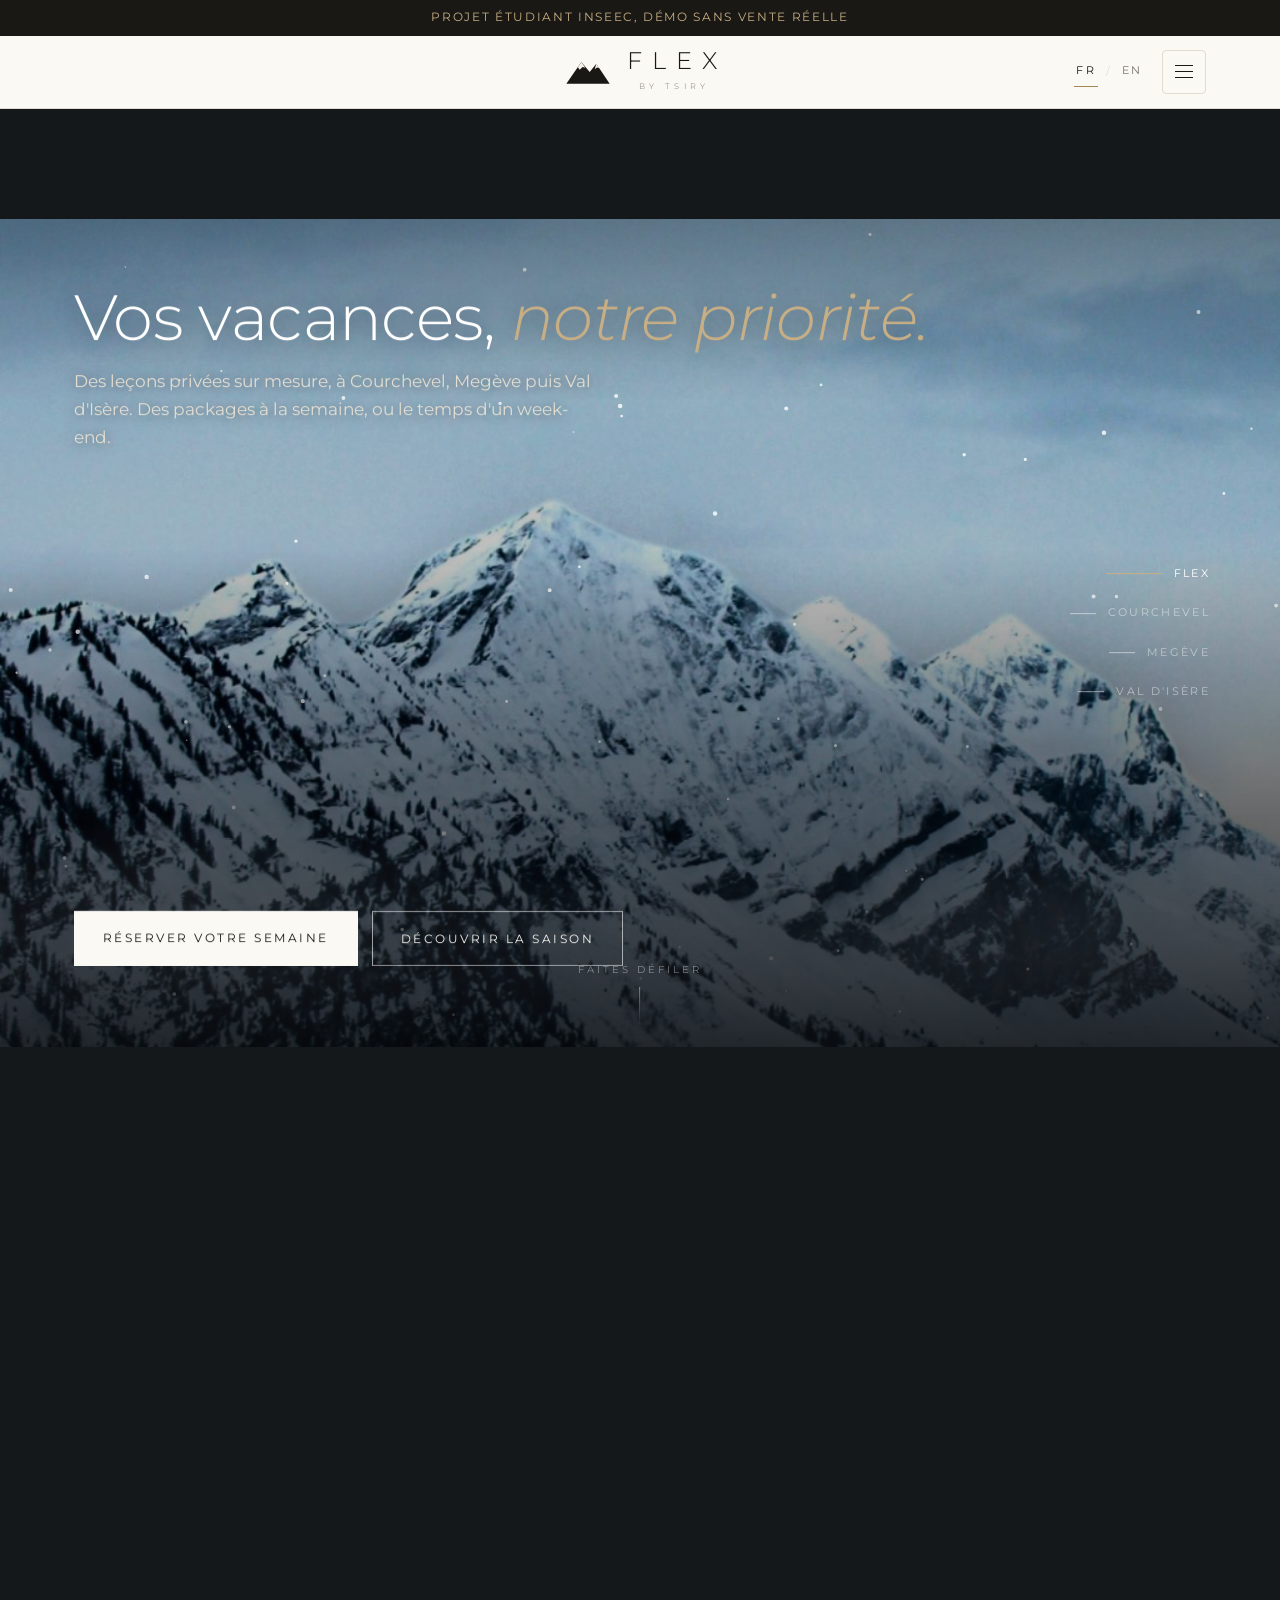
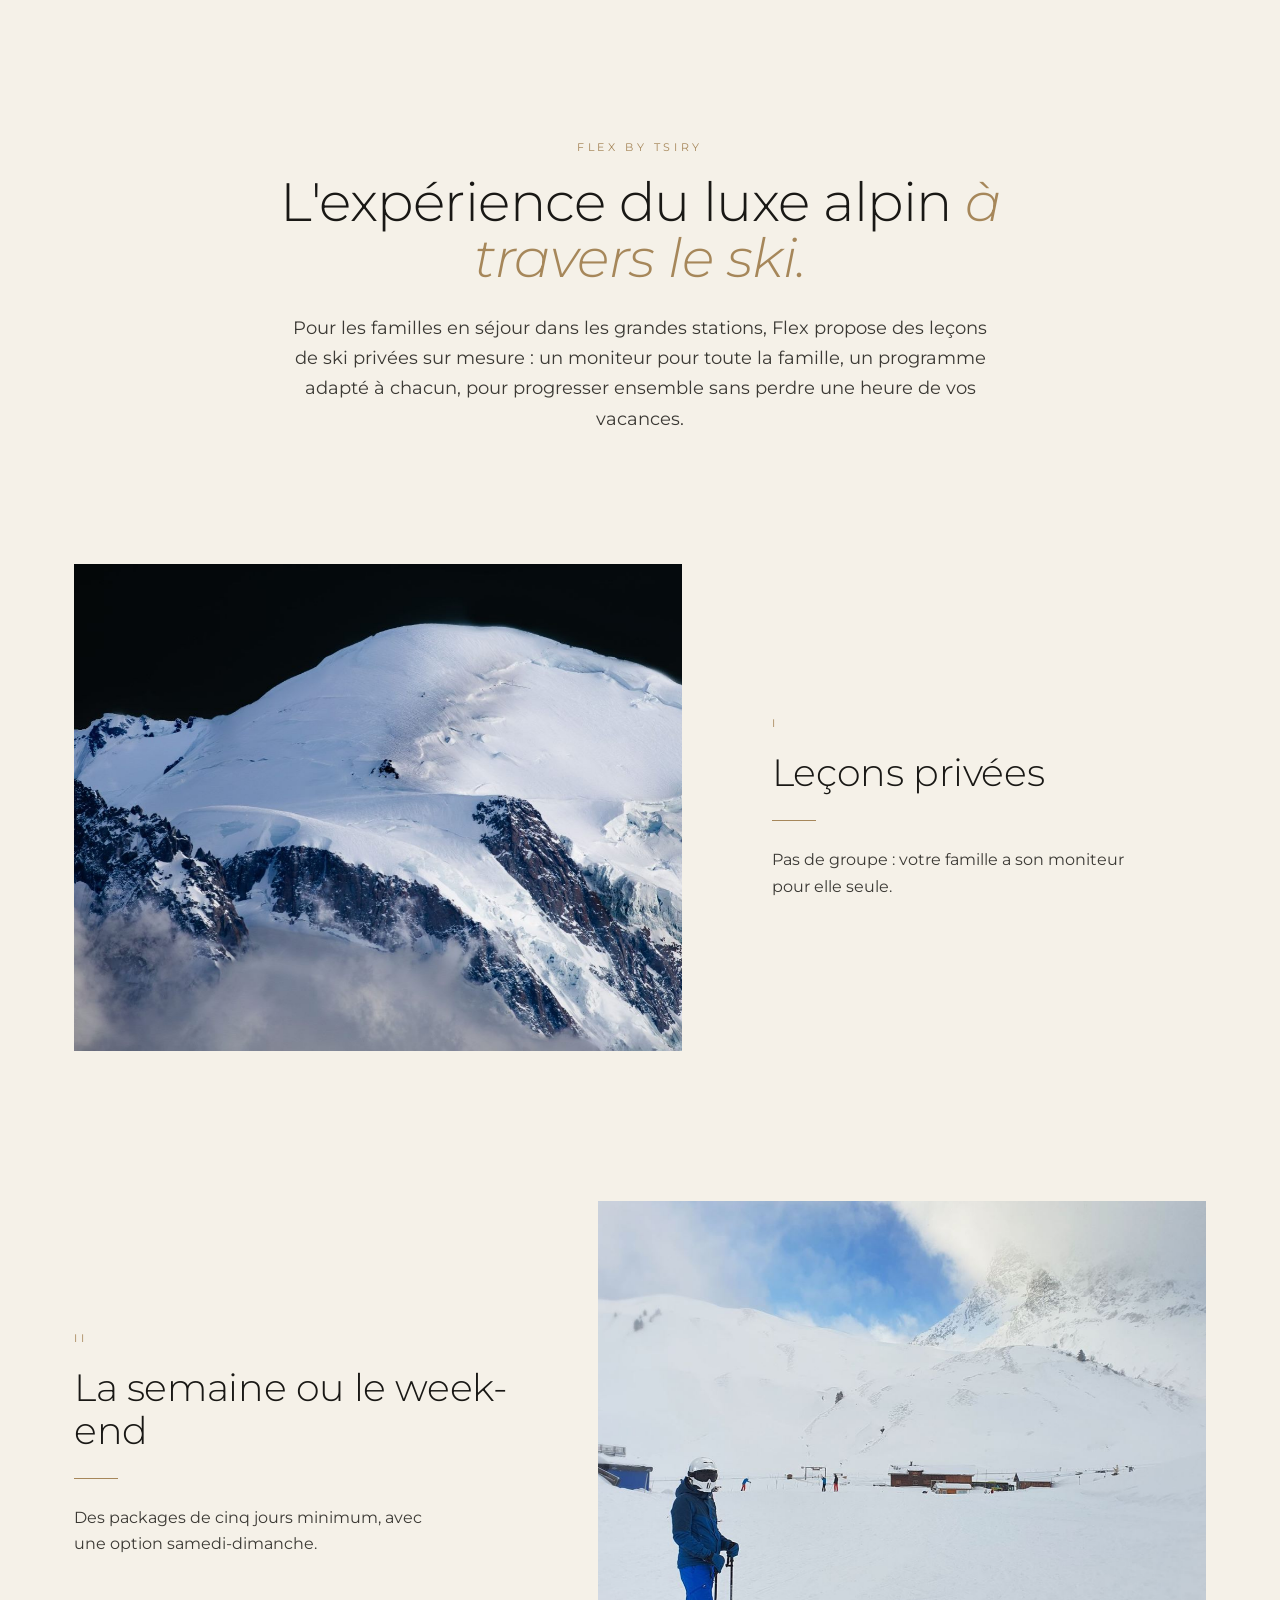
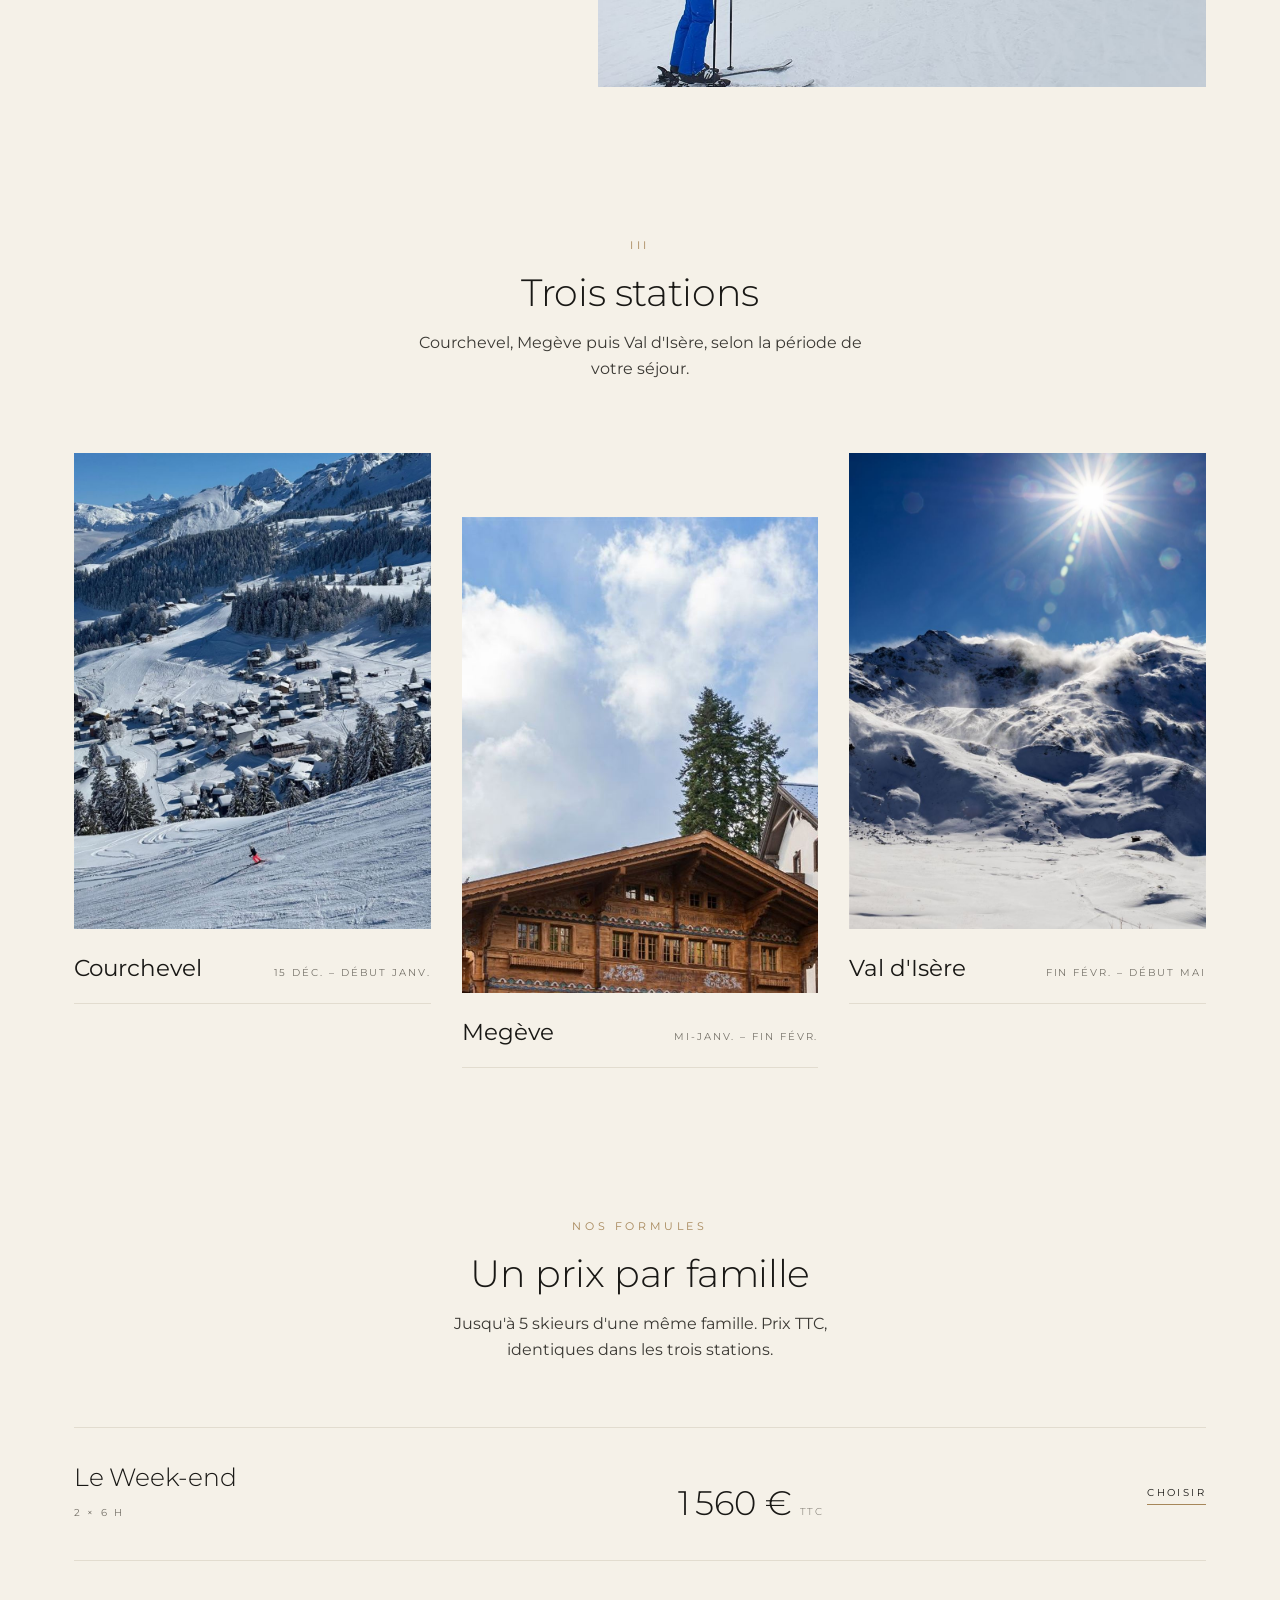
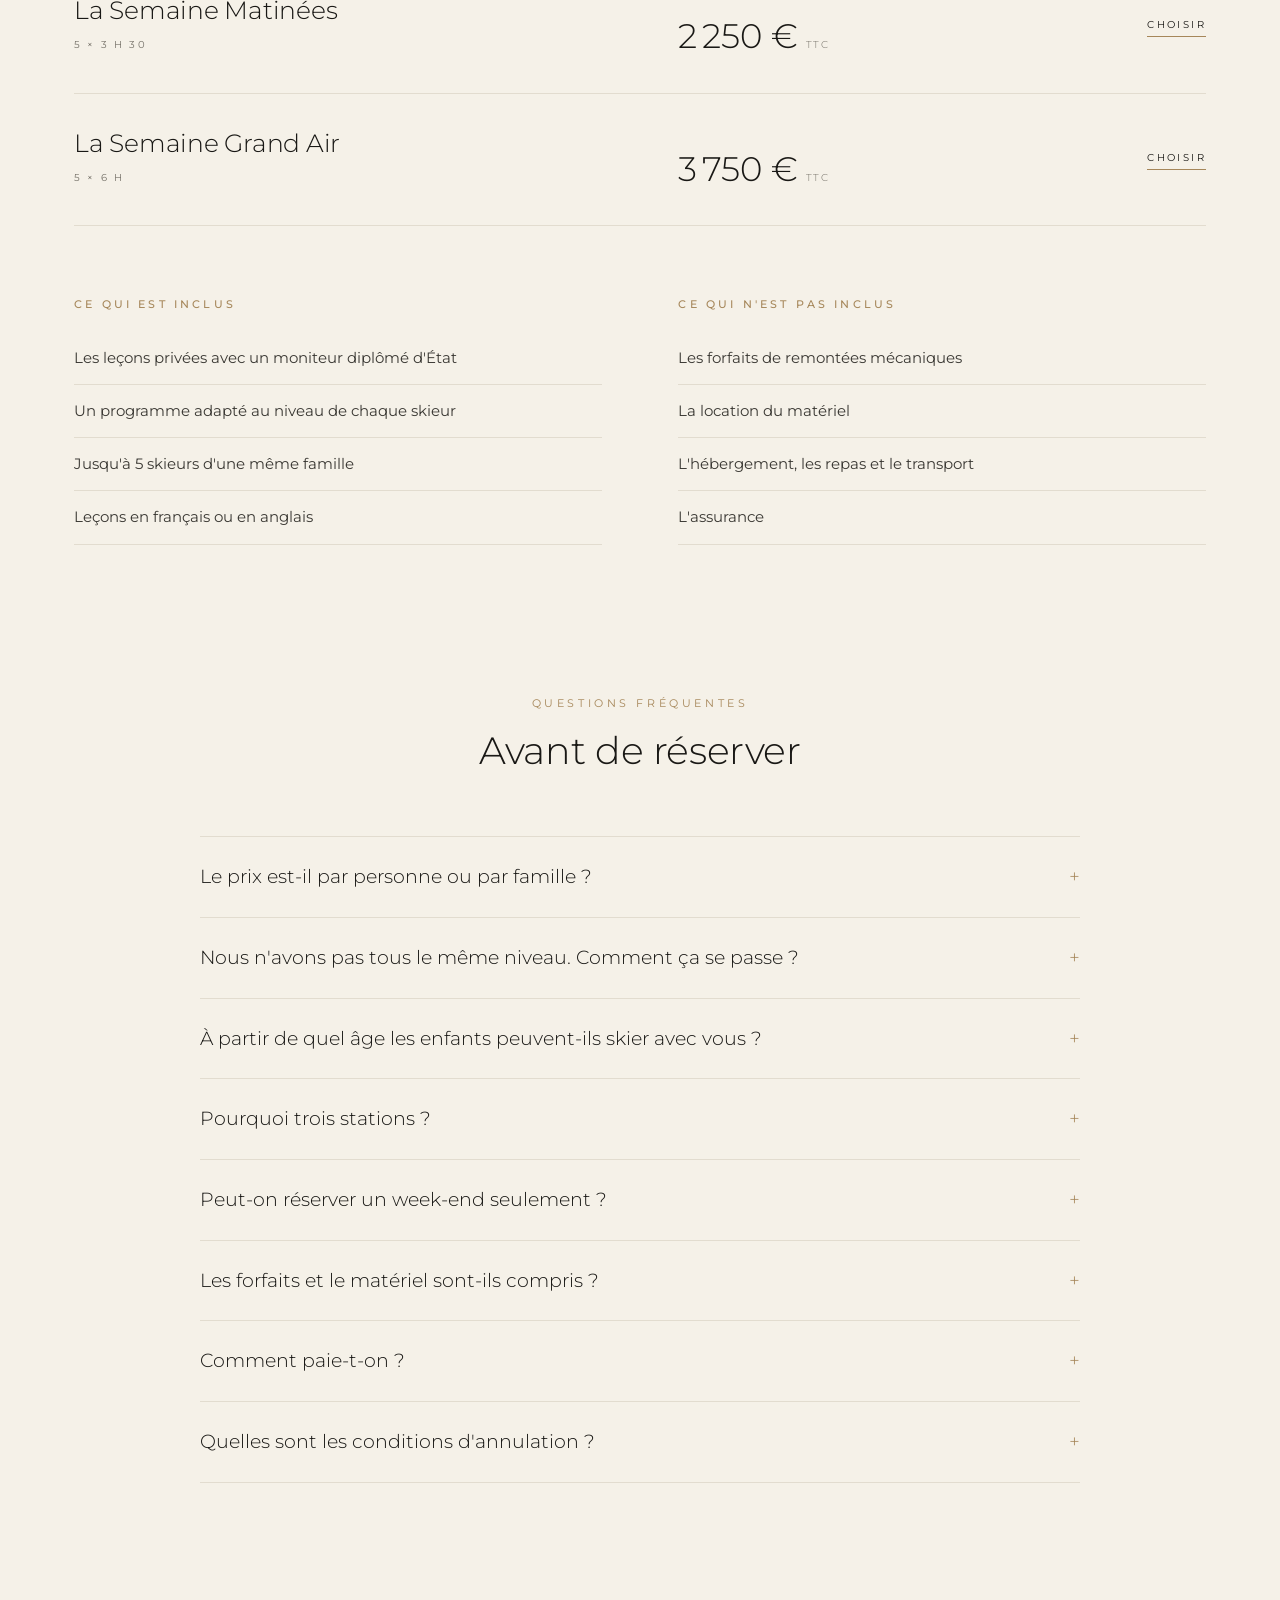
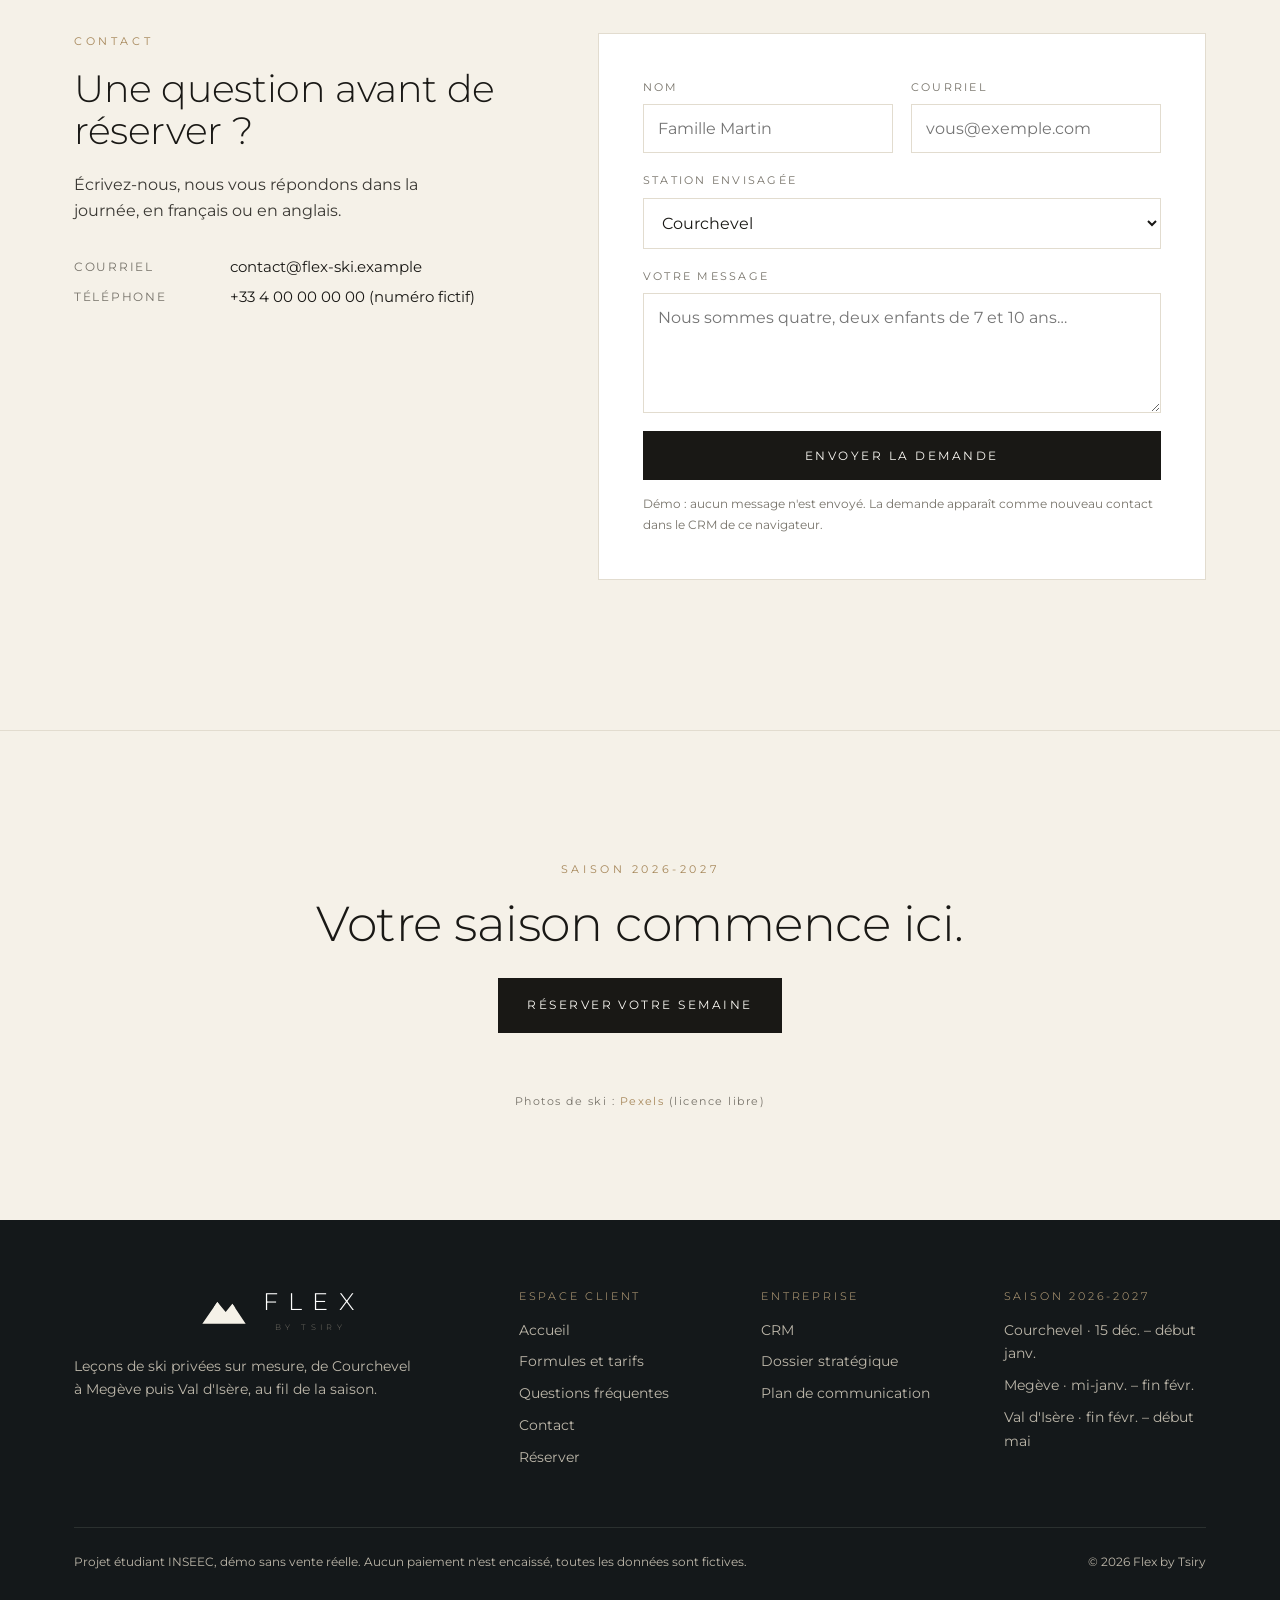
<file: index.html>
<!doctype html>
<html lang="fr">
<head>
<meta charset="utf-8">
<meta name="viewport" content="width=device-width, initial-scale=1">
<title>Flex by Tsiry · Leçons de ski privées</title>
<meta name="description" content="Leçons de ski privées sur mesure à Courchevel, Megève et Val d'Isère. Projet étudiant INSEEC, démo sans vente réelle.">
<link rel="icon" href="assets/favicon.svg" type="image/svg+xml">
<link rel="preconnect" href="https://fonts.googleapis.com">
<link rel="preconnect" href="https://fonts.gstatic.com" crossorigin>
<link rel="preload" as="image" href="assets/img/landing.jpg">
<link rel="stylesheet" href="assets/site.css">
<style>
  /* ---------- Scène : une seule photo, quatre lumières ----------
     La photo est posée quatre fois avec un étalonnage différent (nuit, or, rose, glace).
     Au défilement, seule l'opacité des calques change : tout est géré par la carte graphique. */
  .story{position:relative;height:520vh;background:#14181A}
  .stage{
    position:sticky;top:72px;height:calc(100vh - 72px);height:calc(100svh - 72px);overflow:hidden;
    background:#05070a;color:#fff;isolation:isolate;contain:layout paint
  }
  .scene{position:absolute;left:0;top:0;transform-origin:0 0;will-change:transform;backface-visibility:hidden}
  .mood{position:absolute;inset:0;isolation:isolate;opacity:0;visibility:hidden;will-change:opacity}
  .mood.base{opacity:1;visibility:visible}
  .scene .ph{position:absolute;inset:0;background:url(assets/img/landing.jpg) 0 0 / 100% 100% no-repeat;filter:brightness(.74) saturate(1.08) contrast(1.06)}
  .sky{position:absolute;inset:0;mix-blend-mode:lighten}

  /* Étalonnage de la photo et du ciel pour chaque lumière */
  .base .sky{display:none}
  .gold .ph{filter:sepia(.6) saturate(1.7) hue-rotate(-10deg) brightness(1.06) contrast(1.04)}
  .gold .sky{background:linear-gradient(180deg,#0b0d1c 0%,#2c2344 22%,#b4583a 34%,#f2a65e 41%,rgba(242,166,94,.5) 52%,rgba(242,166,94,0) 66%)}
  .rose .ph{filter:sepia(.45) saturate(2.1) hue-rotate(-42deg) brightness(1.02) contrast(1.06)}
  .rose .sky{background:linear-gradient(180deg,#120a20 0%,#3d1b52 20%,#b83a62 33%,#ff7f5e 41%,rgba(255,127,94,.5) 52%,rgba(255,127,94,0) 66%)}
  .ice .ph{filter:saturate(1.25) hue-rotate(8deg) brightness(1.2) contrast(1.06)}
  .ice .sky{background:linear-gradient(180deg,#082a5e 0%,#2f6db6 26%,#7fb8e8 38%,#cfe8f8 45%,rgba(207,232,248,.55) 56%,rgba(207,232,248,0) 70%)}

  /* Soleil : un seul astre qui traverse le ciel */
  .photo{position:absolute;inset:0;z-index:2;opacity:0;visibility:hidden;background-size:cover;background-position:var(--pos,50% 50%);will-change:opacity,transform;backface-visibility:hidden}
  .photo::after{content:"";position:absolute;inset:0;background:linear-gradient(180deg,rgba(8,10,12,.32) 0%,rgba(8,10,12,.1) 36%,rgba(8,10,12,.82) 100%)}
  .sun{position:absolute;left:0;top:0;width:38vmin;height:38vmin;margin:-19vmin 0 0 -19vmin;z-index:2;opacity:0;pointer-events:none;mix-blend-mode:screen;will-change:transform,opacity;
    background:radial-gradient(circle,#fff 0,#fff7e2 9%,rgba(255,196,120,.6) 22%,rgba(255,140,70,.2) 42%,rgba(255,120,60,0) 68%)}
  .flare{position:absolute;left:0;top:0;z-index:2;width:0;height:0;opacity:0;pointer-events:none;mix-blend-mode:screen;will-change:transform,opacity}
  .flare::before,.flare::after{content:"";position:absolute;left:-30vmin;top:-1px;width:60vmin;height:2px;background:linear-gradient(90deg,transparent,rgba(255,255,255,.9),transparent)}
  .flare::after{left:-1px;top:-30vmin;width:2px;height:60vmin;background:linear-gradient(180deg,transparent,rgba(255,255,255,.9),transparent)}

  /* Brume qui dérive devant la montagne */
  .fogwrap{position:absolute;left:0;right:0;bottom:0;height:60%;z-index:2;pointer-events:none;will-change:transform}
  .fog{position:absolute;bottom:-8%;width:70vw;height:55%;border-radius:50%;
    background:radial-gradient(ellipse at center,rgba(235,240,248,.26) 0,rgba(235,240,248,.1) 45%,rgba(235,240,248,0) 70%);animation:drift 46s ease-in-out infinite alternate}
  .fog:nth-child(1){left:-18%}
  .fog:nth-child(2){left:30%;bottom:-14%;animation-duration:58s;animation-delay:-20s;opacity:.8}
  .fog:nth-child(3){left:62%;animation-duration:52s;animation-delay:-35s}
  @keyframes drift{from{transform:translate3d(-6vw,0,0)}to{transform:translate3d(8vw,-2vh,0)}}
  @media (prefers-reduced-motion:reduce){.fog{animation:none}}

  #fx{position:absolute;inset:0;width:100%;height:100%;z-index:3;pointer-events:none}
  .shade{position:absolute;inset:0;z-index:4;pointer-events:none;
    background:linear-gradient(180deg,rgba(5,7,10,.3) 0%,rgba(5,7,10,0) 22%,rgba(5,7,10,0) 40%,rgba(5,7,10,.45) 70%,rgba(5,7,10,.8) 100%)}
  .fadeout{position:absolute;inset:0;z-index:9;background:#14181A;opacity:0;pointer-events:none;will-change:opacity}

  .chap{position:absolute;left:0;right:0;bottom:9vh;z-index:6;opacity:0;pointer-events:none;will-change:opacity,transform}
  .chap .in{max-width:var(--max);margin:0 auto;padding:0 24px}
  .chap h1,.chap h2{font-weight:400;margin:0 0 .25em;text-shadow:0 2px 24px rgba(0,0,0,.45)}
  .chap h1{font-size:clamp(2.1rem,5vw,4.3rem);max-width:900px}
  .chap h1 em{font-style:italic;color:var(--gold-2)}
  .chap h2{font-size:clamp(2.6rem,8vw,6.6rem);line-height:1;letter-spacing:-.02em}
  .chap .count{display:block;font-size:.72rem;letter-spacing:.3em;text-transform:uppercase;color:var(--gold-2);margin-bottom:14px;text-shadow:0 1px 14px rgba(0,0,0,.6)}
  .chap .when{font-family:var(--serif);font-size:clamp(1.05rem,1.8vw,1.4rem);font-style:italic;color:#F0E8D8;margin:0 0 6px;text-shadow:0 1px 14px rgba(0,0,0,.55)}
  .chap p.sub{max-width:520px;color:#E4DED2;margin:0;font-size:1.05rem;text-shadow:0 1px 14px rgba(0,0,0,.55)}
  .chap .actions{display:flex;gap:14px;flex-wrap:wrap}
  .chap.on{pointer-events:auto}
  .chap.c0{top:7vh;bottom:9vh;display:flex;flex-direction:column;justify-content:space-between}
  .chap.c0 .in{width:100%}
  .chap.c0 .sub{margin-top:14px}

  .rail{position:absolute;right:max(20px,calc((100vw - var(--max))/2 + 20px));top:50%;transform:translateY(-50%);z-index:7;list-style:none;margin:0;padding:0;display:flex;flex-direction:column;gap:22px;align-items:flex-end}
  .rail li{display:flex;align-items:center;gap:12px;font-size:.66rem;letter-spacing:.22em;text-transform:uppercase;color:rgba(255,255,255,.5);transition:color .4s}
  .rail li i{display:block;width:26px;height:1px;background:currentColor;transition:width .4s}
  .rail li.on{color:#fff}
  .rail li.on i{width:56px;background:var(--gold-2)}
  @media (max-width:760px){.rail li span{display:none}.rail{right:14px;gap:16px}}

  .cue{position:absolute;left:50%;bottom:22px;transform:translateX(-50%);z-index:7;font-size:.62rem;letter-spacing:.3em;text-transform:uppercase;color:rgba(255,255,255,.8);display:flex;flex-direction:column;align-items:center;gap:10px;pointer-events:none;will-change:opacity}
  .cue i{display:block;width:1px;height:38px;background:linear-gradient(180deg,rgba(255,255,255,.9),transparent);animation:cue 1.8s ease-in-out infinite}
  @keyframes cue{0%{transform:scaleY(.2);transform-origin:top}50%{transform:scaleY(1);transform-origin:top}51%{transform-origin:bottom}100%{transform:scaleY(.2);transform-origin:bottom}}
  @media (prefers-reduced-motion:reduce){.cue i{animation:none}}

  /* ---------- Après la scène : éditorial, fond ivoire ---------- */
  .lx{background:var(--ivory);color:var(--ink)}
  .lx .label{display:block;font-family:var(--brand);font-size:.66rem;letter-spacing:.34em;text-transform:uppercase;color:var(--gold)}
  .lx .statement{text-align:center;padding:150px 0 130px}
  .lx .statement h2{font-size:clamp(1.9rem,4.2vw,3.6rem);font-weight:400;max-width:900px;margin:18px auto .5em;line-height:1.04}
  .lx .statement h2 em{font-style:italic;color:var(--gold)}
  .lx .statement .lead{margin:0 auto;color:var(--ink-2)}
  .lx .blk{padding:0 0 150px}
  .lx .duo{display:grid;grid-template-columns:7fr 5fr;gap:clamp(40px,7vw,120px);align-items:center}
  .lx .duo.rev{grid-template-columns:5fr 7fr}
  .lx .duo.rev .ph{order:2}
  .lx .ph{position:relative;overflow:hidden;aspect-ratio:5/4;background:#e4ddcc}
  .lx .ph img{display:block;width:100%;height:100%;object-fit:cover;transform:scale(1.1);will-change:transform}
  .lx .txt h3{font-size:clamp(1.6rem,3vw,2.4rem);font-weight:400;margin:20px 0 .4em}
  .lx .txt p{color:var(--ink-2);max-width:380px;margin:0}
  .lx .rule{width:44px;height:1px;background:var(--gold);margin:26px 0}
  .lx .tri-head{text-align:center;margin-bottom:70px}
  .lx .tri-head h3{font-size:clamp(1.6rem,3vw,2.4rem);font-weight:400;margin:18px 0 .4em}
  .lx .tri-head p{color:var(--ink-2);margin:0 auto;max-width:460px}
  .lx .tri{display:grid;grid-template-columns:repeat(3,1fr);gap:clamp(14px,2.4vw,34px)}
  .lx .tri figure{margin:0}
  .lx .tri figure:nth-child(2){margin-top:64px}
  .lx .tri .im{position:relative;overflow:hidden;aspect-ratio:3/4;background:#e4ddcc}
  .lx .tri img{display:block;width:100%;height:100%;object-fit:cover;transition:transform 1.6s cubic-bezier(.2,.7,.2,1)}
  .lx .tri figure:hover img{transform:scale(1.05)}
  .lx .tri figcaption{padding-top:20px;display:flex;justify-content:space-between;align-items:baseline;gap:12px;border-bottom:1px solid var(--line);padding-bottom:16px}
  .lx .tri figcaption strong{font-family:var(--serif);font-weight:400;font-size:clamp(1.1rem,1.8vw,1.5rem)}
  .lx .tri figcaption span{font-family:var(--brand);font-size:.6rem;letter-spacing:.2em;text-transform:uppercase;color:var(--muted);text-align:right}
  .lx .cta{border-top:1px solid var(--line);text-align:center;padding:130px 0 110px}
  .lx .cta h2{font-size:clamp(1.8rem,3.8vw,3.2rem);font-weight:400;margin:18px 0 28px}
  .lx .cta .credit{margin:60px 0 0;font-size:.66rem;letter-spacing:.14em;color:var(--muted)}
  .lx .cta .credit a{color:var(--gold);text-decoration:none}
  .lx .head{text-align:center;margin-bottom:64px}
  .lx .head h3{font-size:clamp(1.6rem,3vw,2.4rem);font-weight:400;margin:18px 0 .4em}
  .lx .head p{margin:0 auto;color:var(--ink-2);max-width:460px}
  .lx .plans{border-top:1px solid var(--line)}
  .lx .plan{display:grid;grid-template-columns:1.3fr 1fr auto;gap:24px;align-items:center;padding:34px 0;border-bottom:1px solid var(--line);text-decoration:none;color:inherit;transition:background .35s,padding .35s}
  .lx .plan:hover{background:rgba(166,135,90,.08);padding-left:18px;padding-right:18px}
  .lx .plan h4{font-size:clamp(1.15rem,2.2vw,1.55rem);margin:0 0 6px}
  .lx .plan .meta{font-family:var(--brand);font-size:.62rem;letter-spacing:.22em;text-transform:uppercase;color:var(--muted)}
  .lx .plan .price{font-size:clamp(1.4rem,2.8vw,2.1rem);font-weight:300;white-space:nowrap}
  .lx .plan .price small{font-size:.6rem;letter-spacing:.2em;color:var(--muted);margin-left:8px}
  .lx .plan .go{font-family:var(--brand);font-size:.62rem;letter-spacing:.24em;text-transform:uppercase;border-bottom:1px solid var(--gold);padding-bottom:4px;white-space:nowrap}
  .lx .inout{display:grid;grid-template-columns:1fr 1fr;gap:clamp(30px,6vw,100px);margin-top:70px}
  .lx .inout h5{font-family:var(--brand);font-size:.66rem;letter-spacing:.3em;text-transform:uppercase;color:var(--gold);margin:0 0 18px;font-weight:500}
  .lx .inout ul{list-style:none;margin:0;padding:0}
  .lx .inout li{padding:14px 0;border-bottom:1px solid var(--line);font-size:.92rem;color:var(--ink-2)}
  .lx .faq-wrap{max-width:880px;margin:0 auto}
  .lx details{border-top:1px solid var(--line);padding:24px 0}
  .lx details:last-child{border-bottom:1px solid var(--line)}
  .lx summary{cursor:pointer;list-style:none;display:flex;justify-content:space-between;gap:20px;font-size:clamp(1rem,1.7vw,1.2rem);font-weight:300}
  .lx summary::-webkit-details-marker{display:none}
  .lx summary::after{content:"+";color:var(--gold);transition:transform .3s}
  .lx details[open] summary::after{transform:rotate(45deg)}
  .lx details p{margin:14px 0 0;color:var(--ink-2);max-width:700px}
  .lx .contact{display:grid;grid-template-columns:5fr 7fr;gap:clamp(30px,7vw,110px);align-items:start}
  .lx .contact h3{font-size:clamp(1.6rem,3vw,2.4rem);font-weight:400;margin:18px 0 .5em}
  .lx .contact .kv{margin-top:30px}
  .lx .cform{background:var(--snow);border:1px solid var(--line);padding:clamp(22px,4vw,44px)}
  .lx .cform .note{font-size:.78rem;color:var(--muted);margin:14px 0 0}
  @media (max-width:860px){
    .lx .plan{grid-template-columns:1fr auto;gap:10px 16px}.lx .plan .go{display:none}
    .lx .inout,.lx .contact{grid-template-columns:1fr}
  }
  @media (max-width:860px){
    .lx .statement{padding:100px 0 90px}.lx .blk{padding-bottom:100px}
    .lx .duo,.lx .duo.rev{grid-template-columns:1fr;gap:34px}.lx .duo.rev .ph{order:0}
    .lx .tri{grid-template-columns:1fr;gap:40px}.lx .tri figure:nth-child(2){margin-top:0}
  }
</style>
</head>
<body data-page="vente">

<main>
  <section class="story" id="story" aria-label="Présentation de Flex by Tsiry">
    <div class="stage" id="stage">
      <div class="scene" id="scene" aria-hidden="true">
        <div class="mood base"><div class="ph"></div><div class="sky"></div></div>
      </div>
      <div class="photo" style="background-image:url(assets/img/land-courchevel.jpg);--pos:50% 55%" aria-hidden="true"></div>
      <div class="photo" style="background-image:url(assets/img/land-megeve.jpg);--pos:50% 66%" aria-hidden="true"></div>
      <div class="photo" style="background-image:url(assets/img/land-valdisere.jpg);--pos:50% 62%" aria-hidden="true"></div>
      <div class="fogwrap" id="fogwrap" aria-hidden="true"><div class="fog"></div><div class="fog"></div><div class="fog"></div></div>
      <canvas id="fx" aria-hidden="true"></canvas>
      <div class="shade" aria-hidden="true"></div>

      <div class="chap c0" data-c="0">
        <div class="in">
          <h1>Vos vacances, <em>notre priorité.</em></h1>
          <p class="sub">Des leçons privées sur mesure, à Courchevel, Megève puis Val d'Isère. Des packages à la semaine, ou le temps d'un week-end.</p>
        </div>
        <div class="in">
          <div class="actions">
            <a class="btn light" href="reserver.html">Réserver votre semaine</a>
            <button class="btn ghost-light" type="button" id="discover">Découvrir la saison</button>
          </div>
        </div>
      </div>

      <div class="chap" data-c="1">
        <div class="in">
          <span class="count">01 / 03</span>
          <p class="when">15 décembre — début janvier</p>
          <h2>Courchevel</h2>
          <p class="sub">La saison s'ouvre avec les fêtes de fin d'année.</p>
        </div>
      </div>

      <div class="chap" data-c="2">
        <div class="in">
          <span class="count">02 / 03</span>
          <p class="when">Mi-janvier — fin février</p>
          <h2>Megève</h2>
          <p class="sub">Le cœur de l'hiver.</p>
        </div>
      </div>

      <div class="chap" data-c="3">
        <div class="in">
          <span class="count">03 / 03</span>
          <p class="when">Fin février — début mai</p>
          <h2>Val d'Isère</h2>
          <p class="sub">La haute altitude pour finir la saison.</p>
        </div>
      </div>

      <ol class="rail" id="rail" aria-hidden="true">
        <li><i></i><span>Flex</span></li>
        <li><i></i><span>Courchevel</span></li>
        <li><i></i><span>Megève</span></li>
        <li><i></i><span>Val d'Isère</span></li>
      </ol>
      <div class="cue" id="cue" aria-hidden="true">Faites défiler<i></i></div>
      <div class="fadeout" id="fadeout"></div>
    </div>
  </section>

  <div class="lx">
    <section class="statement">
      <div class="wrap reveal">
        <span class="label">Flex by Tsiry</span>
        <h2>L'expérience du luxe alpin <em>à travers le ski.</em></h2>
        <p class="lead" style="max-width:720px">Pour les familles en séjour dans les grandes stations, Flex propose des leçons de ski privées sur mesure : un moniteur pour toute la famille, un programme adapté à chacun, pour progresser ensemble sans perdre une heure de vos vacances.</p>
      </div>
    </section>

    <section class="blk">
      <div class="wrap duo reveal">
        <div class="ph"><img src="assets/img/lx-mont-blanc.jpg" alt="Le sommet du Mont Blanc émergeant des nuages" loading="lazy"></div>
        <div class="txt">
          <span class="label">I</span>
          <h3>Leçons privées</h3>
          <div class="rule"></div>
          <p>Pas de groupe : votre famille a son moniteur pour elle seule.</p>
        </div>
      </div>
    </section>

    <section class="blk">
      <div class="wrap duo rev reveal">
        <div class="ph"><img src="assets/img/ski-3.jpg" alt="Skieur au pied de montagnes enneigées sous les nuages" loading="lazy"></div>
        <div class="txt">
          <span class="label">II</span>
          <h3>La semaine ou le week-end</h3>
          <div class="rule"></div>
          <p>Des packages de cinq jours minimum, avec une option samedi-dimanche.</p>
        </div>
      </div>
    </section>

    <section class="blk">
      <div class="wrap">
        <div class="tri-head reveal">
          <span class="label">III</span>
          <h3>Trois stations</h3>
          <p>Courchevel, Megève puis Val d'Isère, selon la période de votre séjour.</p>
        </div>
        <div class="tri reveal">
          <figure><div class="im"><img src="assets/img/st-courchevel.jpg" alt="Courchevel" loading="lazy"></div><figcaption><strong>Courchevel</strong><span>15 déc. – début janv.</span></figcaption></figure>
          <figure><div class="im"><img src="assets/img/st-megeve.jpg" alt="Megève" loading="lazy"></div><figcaption><strong>Megève</strong><span>Mi-janv. – fin févr.</span></figcaption></figure>
          <figure><div class="im"><img src="assets/img/st-valdisere.jpg" alt="Val d'Isère" loading="lazy"></div><figcaption><strong>Val d'Isère</strong><span>Fin févr. – début mai</span></figcaption></figure>
        </div>
      </div>
    </section>

        <section class="blk" id="formules">
      <div class="wrap">
        <div class="head reveal">
          <span class="label">Nos formules</span>
          <h3>Un prix par famille</h3>
          <p>Jusqu'à 5 skieurs d'une même famille. Prix TTC, identiques dans les trois stations.</p>
        </div>
        <div class="plans reveal" id="plans"></div>
        <div class="inout reveal">
          <div>
            <h5>Ce qui est inclus</h5>
            <ul>
              <li>Les leçons privées avec un moniteur diplômé d'État</li>
              <li>Un programme adapté au niveau de chaque skieur</li>
              <li>Jusqu'à 5 skieurs d'une même famille</li>
              <li>Leçons en français ou en anglais</li>
            </ul>
          </div>
          <div>
            <h5>Ce qui n'est pas inclus</h5>
            <ul>
              <li>Les forfaits de remontées mécaniques</li>
              <li>La location du matériel</li>
              <li>L'hébergement, les repas et le transport</li>
              <li>L'assurance</li>
            </ul>
          </div>
        </div>
      </div>
    </section>

    <section class="blk" id="faq">
      <div class="wrap">
        <div class="head reveal">
          <span class="label">Questions fréquentes</span>
          <h3>Avant de réserver</h3>
        </div>
        <div class="faq-wrap reveal">
          <details><summary>Le prix est-il par personne ou par famille ?</summary><p>Par famille. Chaque formule comprend jusqu'à 5 skieurs d'une même famille, adultes et enfants. Au-delà, écrivez-nous pour une proposition sur mesure.</p></details>
          <details><summary>Nous n'avons pas tous le même niveau. Comment ça se passe ?</summary><p>La leçon est privée : le moniteur prépare un exercice pour chacun, puis la famille descend ensemble sur une piste adaptée au skieur le moins à l'aise.</p></details>
          <details><summary>À partir de quel âge les enfants peuvent-ils skier avec vous ?</summary><p>À partir de 4 ans, s'ils sont à l'aise sans leurs parents. Pour les plus jeunes, la formule Matinées est la mieux adaptée.</p></details>
          <details><summary>Pourquoi trois stations ?</summary><p>Le moniteur suit la saison : Courchevel de mi-décembre à début janvier, Megève de mi-janvier à fin février, Val d'Isère de fin février à début mai. Vous choisissez la station selon la date de votre séjour.</p></details>
          <details><summary>Peut-on réserver un week-end seulement ?</summary><p>Oui, avec la formule Le Week-end (samedi et dimanche). En semaine, le minimum est de cinq jours.</p></details>
          <details><summary>Les forfaits et le matériel sont-ils compris ?</summary><p>Non. Les forfaits de remontées mécaniques et la location du matériel se réservent directement auprès des prestataires de la station.</p></details>
          <details><summary>Comment paie-t-on ?</summary><p>Un acompte de 30 % à la réservation, le solde 30 jours avant le séjour.</p></details>
          <details><summary>Quelles sont les conditions d'annulation ?</summary><p>Sans frais jusqu'à 30 jours avant le séjour, 50 % retenus entre 30 et 8 jours, puis la prestation est due. En cas de fermeture de la station, la journée est reportée ou remboursée.</p></details>
        </div>
      </div>
    </section>

    <section class="blk" id="contact">
      <div class="wrap contact">
        <div class="reveal">
          <span class="label">Contact</span>
          <h3>Une question avant de réserver ?</h3>
          <p style="color:var(--ink-2);max-width:360px">Écrivez-nous, nous vous répondons dans la journée, en français ou en anglais.</p>
          <dl class="kv">
            <dt>Courriel</dt><dd>contact@flex-ski.example</dd>
            <dt>Téléphone</dt><dd>+33 4 00 00 00 00 (numéro fictif)</dd>
          </dl>
        </div>
        <form class="cform reveal" id="contact-form" novalidate>
          <div class="grid g2" style="gap:0 18px">
            <div class="field"><label for="c-name">Nom</label><input id="c-name" autocomplete="off" placeholder="Famille Martin"></div>
            <div class="field"><label for="c-mail">Courriel</label><input id="c-mail" type="email" autocomplete="off" placeholder="vous@exemple.com"></div>
          </div>
          <div class="field"><label for="c-station">Station envisagée</label>
            <select id="c-station"><option>Courchevel</option><option>Megève</option><option>Val d'Isère</option><option>Je ne sais pas encore</option></select></div>
          <div class="field"><label for="c-msg">Votre message</label><textarea id="c-msg" placeholder="Nous sommes quatre, deux enfants de 7 et 10 ans…"></textarea></div>
          <button class="btn" type="submit" style="width:100%">Envoyer la demande</button>
          <p class="note">Démo : aucun message n'est envoyé. La demande apparaît comme nouveau contact dans le CRM de ce navigateur.</p>
        </form>
      </div>
    </section>

    <section class="cta">
      <div class="wrap reveal">
        <span class="label">Saison 2026-2027</span>
        <h2>Votre saison commence ici.</h2>
        <a class="btn" href="reserver.html">Réserver votre semaine</a>
        <p class="credit">Photos de ski : <a href="https://www.pexels.com/search/skiing/" target="_blank" rel="noopener">Pexels</a> (licence libre)</p>
      </div>
    </section>
  </div>
</main>

<script src="assets/site.js"></script>
<script src="assets/i18n.js"></script>
<script>
(function () {
  const reduce = window.matchMedia('(prefers-reduced-motion: reduce)').matches;
  const story = document.getElementById('story'), stage = document.getElementById('stage');
  const scene = document.getElementById('scene');
  const fogwrap = document.getElementById('fogwrap'), photos = [...document.querySelectorAll('.photo')];
  const chaps = [...document.querySelectorAll('.chap')], rail = [...document.querySelectorAll('#rail li')];
  const cue = document.getElementById('cue'), fadeout = document.getElementById('fadeout');
  const NAV = 72;

  /* Écriture sans doublon : on ne touche au style que si la valeur a changé. */
  const put = (el, prop, val) => { const k = '_' + prop; if (el[k] !== val) { el[k] = val; el.style[prop] = val; } };
  const clamp01 = x => Math.max(0, Math.min(1, x));
  const smooth = t => t * t * (3 - 2 * t);

  /* Chapitres : [début, fin, durée du fondu] */
  const RANGES = [[-1, .14, .1], [.26, .44, .06], [.52, .70, .06], [.77, 1.1, .05]];
  const vis = (p, a, b, f) => clamp01(Math.min((p - a) / f, (b - p) / f, 1));

  let storyAbs = 0, scrollable = 1, stageH = 1, stageW = 1, GS = 1, GX = 0, GY = 0;
  /* Caméra : on part du sommet du Mont Blanc et on descend le long de la montagne. [progression, zoom, point visé x, y] en coordonnées de la photo */
  const CAM = [[0, 1.25, 520, 860], [.12, 1.25, 520, 860], [.5, 1.12, 630, 1300], [1, 1.0, 660, 1760]];
  function camAt(p) { let i = 0; while (i < CAM.length - 2 && p > CAM[i + 1][0]) i++; const a = CAM[i], b = CAM[i + 1], k = smooth(clamp01((p - a[0]) / (b[0] - a[0]))); return a.slice(1).map((v, j) => v + (b[j + 1] - v) * k); }
  function measure() {
    storyAbs = story.getBoundingClientRect().top + scrollY;
    stageH = stage.clientHeight; stageW = stage.clientWidth; scrollable = Math.max(1, story.offsetHeight - stageH);
    GS = Math.max(stageW / 1333, stageH / 2000); GX = 0; GY = 0; scene.style.width = (1333 * GS) + 'px'; scene.style.height = (2000 * GS) + 'px';
  }
  const progress = () => clamp01((scrollY + NAV - storyAbs) / scrollable);

  let starAlpha = 1;
  function apply(p) {
    /* Zoom arrière lent sur toute la scène */
    const [cz, cfx, cfy] = camAt(p); let ctx_ = stageW * .5 - cz * (GX + cfx * GS), cty = stageH * .46 - cz * (GY + cfy * GS);
    ctx_ = Math.max(stageW - cz * 1333 * GS, Math.min(0, ctx_)); cty = Math.max(stageH - cz * 2000 * GS, Math.min(0, cty));
    put(scene, 'transform', 'translate3d(' + ctx_.toFixed(1) + 'px,' + cty.toFixed(1) + 'px,0) scale(' + cz.toFixed(4) + ')');
    photos.forEach((el, i) => {
      const [a, b] = RANGES[i + 1], o = clamp01((p - (a - .06)) / .1);
      put(el, 'visibility', o > .004 ? 'visible' : 'hidden');
      if (o > .004) { put(el, 'opacity', o.toFixed(3)); put(el, 'transform', 'scale(' + (1.1 - .08 * clamp01((p - a) / (b - a))).toFixed(3) + ')'); }
    });
    put(scene, 'visibility', p > .42 ? 'hidden' : 'visible');
    put(fogwrap, 'transform', 'translate3d(0,' + (-p * 6).toFixed(2) + 'vh,0)');
    starAlpha = 0;

    let best = 0, bo = -1;
    chaps.forEach((c, i) => {
      const [a, b, f] = RANGES[i], o = vis(p, a, b, f);
      put(c, 'opacity', o.toFixed(3)); put(c, 'transform', 'translate3d(0,' + ((1 - o) * 28).toFixed(1) + 'px,0)');
      const on = o > .5; if (c._on !== on) { c._on = on; c.classList.toggle('on', on); }
      if (o > bo) { bo = o; best = i; }
    });
    rail.forEach((li, i) => { const on = i === best; if (li._on !== on) { li._on = on; li.classList.toggle('on', on); } });
    put(cue, 'opacity', Math.max(0, 1 - p * 18).toFixed(2));
    put(fadeout, 'opacity', clamp01((p - .93) / .07).toFixed(3));
  }

  /* --- Étoiles qui scintillent (nuit) et neige : un seul canvas --- */
  const cv = document.getElementById('fx'), cx = cv.getContext('2d');
  let flakes = [], stars = [], W = 0, Hh = 0, vel = 0, lastY = scrollY, tick = 0;
  function sizeFx() {
    W = stage.clientWidth; Hh = stage.clientHeight; cv.width = W; cv.height = Hh;
    flakes = Array.from({ length: Math.min(70, Math.round(W * Hh / 16000)) }, () => ({ x: Math.random() * W, y: Math.random() * Hh, r: .7 + Math.random() * 1.6, s: .3 + Math.random() * .8, d: Math.random() * 6.28 }));
    stars = Array.from({ length: Math.min(90, Math.round(W / 14)) }, () => ({ x: Math.random() * W, y: Math.random() * Hh * .3, r: .4 + Math.random() * 1.1, ph: Math.random() * 6.28, sp: .02 + Math.random() * .05 }));
  }
  function drawFx(boost, now) {
    cx.clearRect(0, 0, W, Hh);
    if (starAlpha > .01) {
      cx.fillStyle = '#fff';
      for (const s of stars) {
        cx.globalAlpha = starAlpha * (.35 + .65 * Math.abs(Math.sin(now * s.sp * .06 + s.ph)));
        cx.fillRect(s.x, s.y, s.r * 1.4, s.r * 1.4);
      }
    }
    cx.globalAlpha = .8; cx.fillStyle = '#fff'; cx.beginPath();
    for (const f of flakes) {
      f.d += .01; f.y += f.s * boost; f.x += Math.sin(f.d) * .35;
      if (f.y > Hh + 4) { f.y = -4; f.x = Math.random() * W; }
      cx.moveTo(f.x + f.r, f.y); cx.arc(f.x, f.y, f.r, 0, 6.283);
    }
    cx.fill();
  }

  /* --- Boucle : s'arrête quand la scène n'est pas à l'écran ou l'onglet masqué --- */
  let visible = true, cur = 0, last = performance.now();
  if ('IntersectionObserver' in window) new IntersectionObserver(e => { visible = e[0].isIntersecting; }, { threshold: 0 }).observe(story);
  function loop(now) {
    const dt = Math.min(64, now - last); last = now;
    if (visible && !document.hidden) {
      const target = progress();
      cur = reduce ? target : cur + (target - cur) * (1 - Math.exp(-dt / 75));
      if (Math.abs(target - cur) < .0002) cur = target;
      apply(cur);
      if (!reduce && cur < .96) {
        vel = vel * .85 + Math.abs(scrollY - lastY) * .15; lastY = scrollY;
        if ((tick++ & 1) === 0) drawFx(1 + Math.min(5, vel * .3), now);
      }
    }
    requestAnimationFrame(loop);
  }

  ['landing', 'land-courchevel', 'land-megeve', 'land-valdisere'].forEach(n => { const i = new Image(); i.src = 'assets/img/' + n + '.jpg'; if (i.decode) i.decode().catch(() => {}); });

  measure(); sizeFx(); cur = progress(); apply(cur); requestAnimationFrame(loop);
  let rz; addEventListener('resize', () => { clearTimeout(rz); rz = setTimeout(() => { measure(); sizeFx(); }, 120); });
  addEventListener('load', measure);

    /* Formules (prix TTC) et formulaire de contact relié au CRM */
  document.getElementById('plans').innerHTML = FLEX_OFFERS.map(o =>
    '<a class="plan" href="reserver.html?formule=' + o.id + '"><div><h4>' + o.name + '</h4><span class="meta">' + o.hours + '</span></div>' +
    '<div class="price">' + flexEur(o.ttc) + '<small>TTC</small></div><span class="go">Choisir</span></a>').join('');
  document.getElementById('contact-form').addEventListener('submit', e => {
    e.preventDefault();
    const n = document.getElementById('c-name'), m = document.getElementById('c-mail'), t = document.getElementById('c-msg');
    if (!n.value.trim() || !m.value.includes('@') || !t.value.trim()) { flexToast('Merci de remplir le nom, le courriel et le message.'); return; }
    try {
      const leads = JSON.parse(localStorage.getItem('flex_inbound') || '[]');
      leads.push({ type: 'lead', name: n.value.trim(), email: m.value.trim(), station: document.getElementById('c-station').value, message: t.value.trim(), date: new Date().toISOString() });
      localStorage.setItem('flex_inbound', JSON.stringify(leads));
    } catch (err) {}
    e.target.reset(); flexToast('Merci. Votre demande a bien été reçue (démo).');
  });
  /* Légère profondeur sur les visuels I, II et III au défilement (transform seul) */
  const vins = [...document.querySelectorAll('.lx .ph img')].filter(v => !v.style.transform);
  let pt = false;
  function parallax() {
    pt = false; const h = innerHeight;
    vins.forEach(v => {
      const r = v.parentNode.getBoundingClientRect();
      if (r.bottom < 0 || r.top > h) return;
      put(v, 'transform', 'translate3d(0,' + (((r.top + r.height / 2) / h - .5) * -26).toFixed(1) + 'px,0) scale(1.1)');
    });
  }
  if (!reduce) { addEventListener('scroll', () => { if (!pt) { pt = true; requestAnimationFrame(parallax); } }, { passive: true }); parallax(); }

  document.getElementById('discover').addEventListener('click', () => {
    scrollTo({ top: storyAbs - NAV + .35 * scrollable, behavior: reduce ? 'auto' : 'smooth' });
  });
})();
</script>
</body>
</html>
</file>
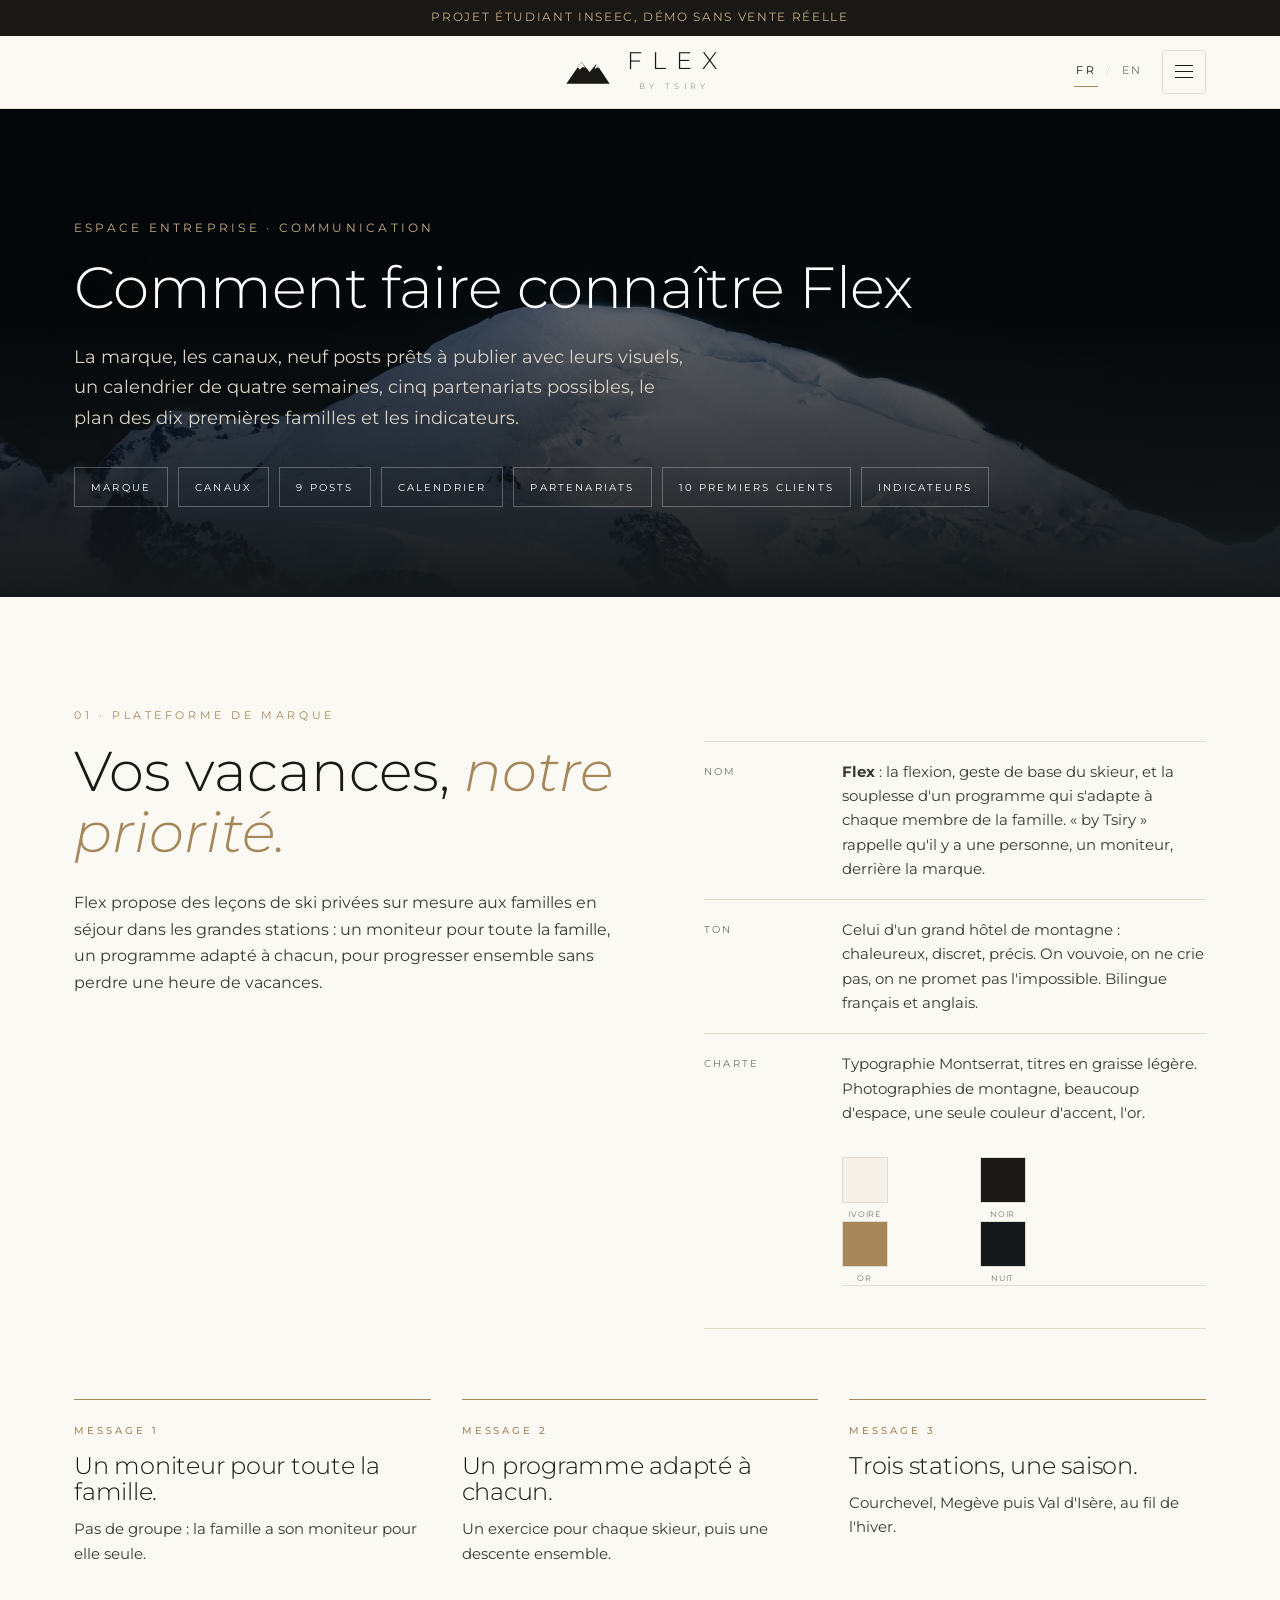
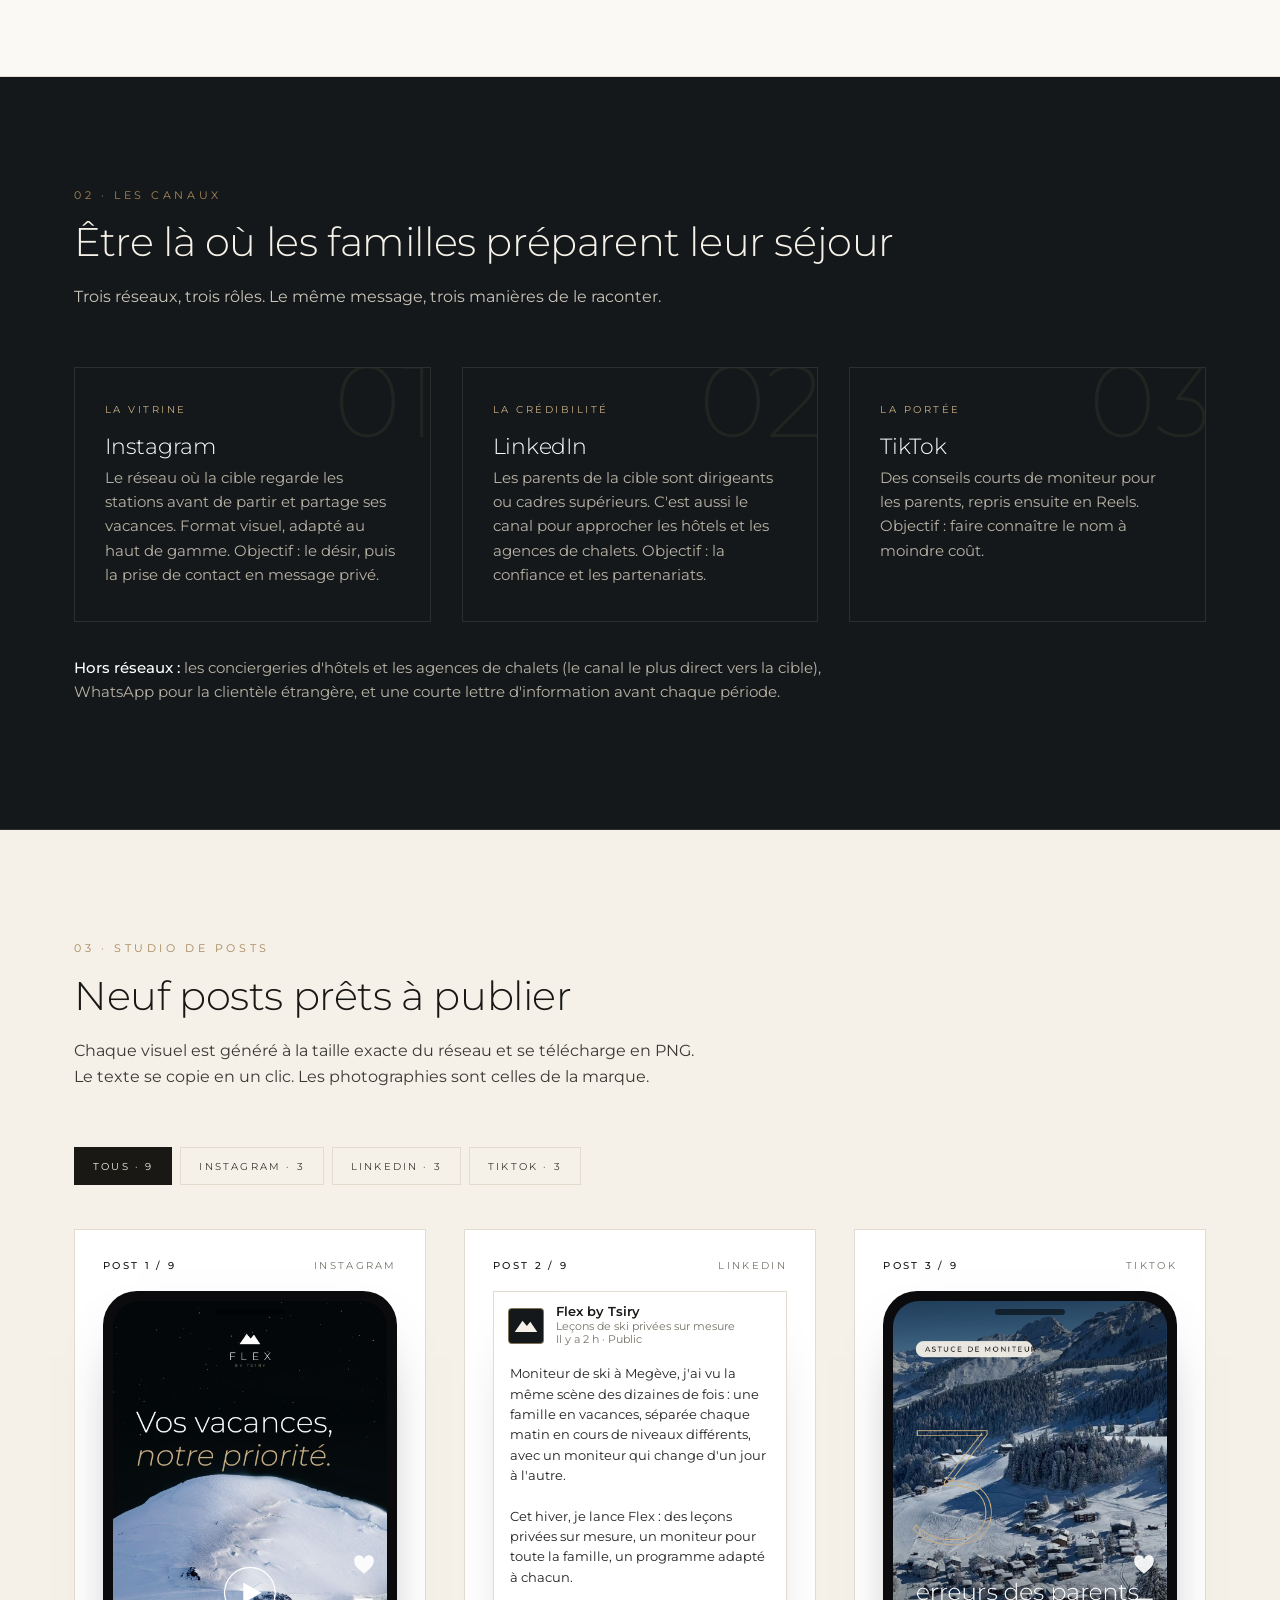
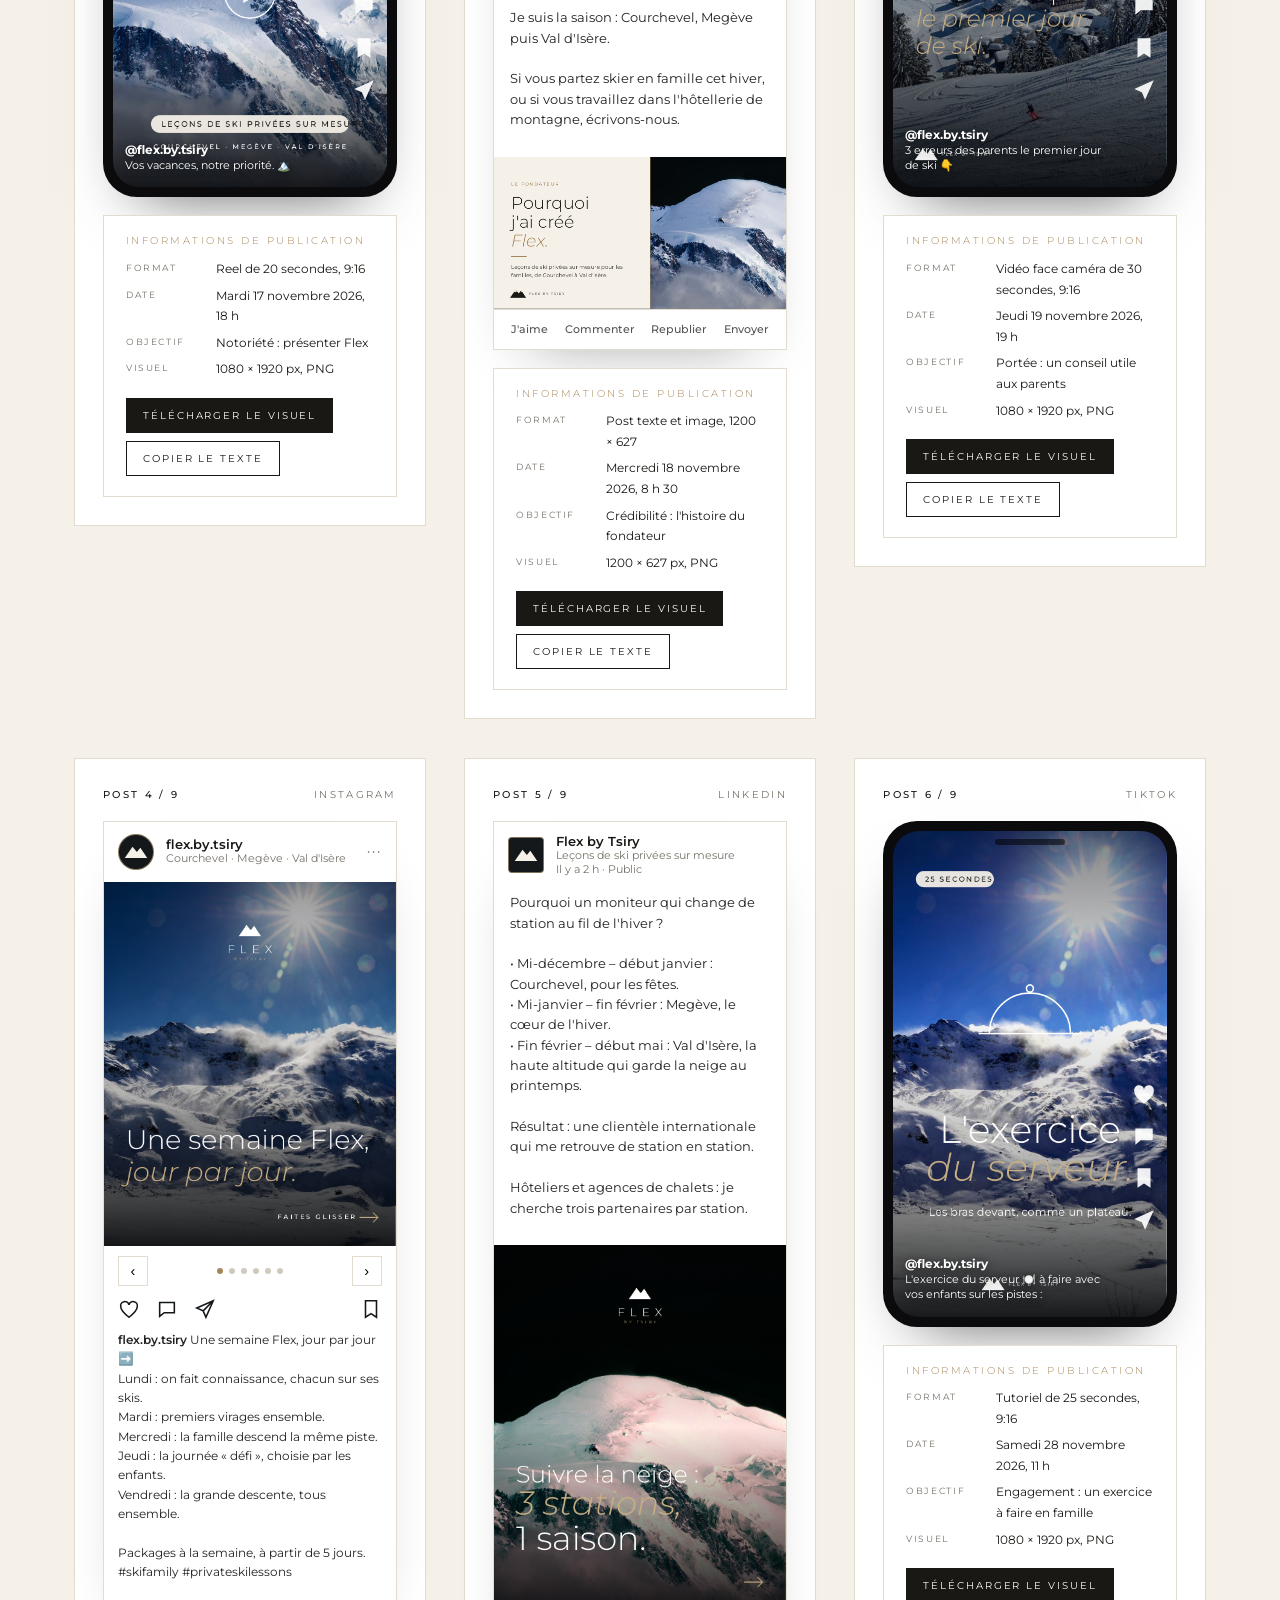
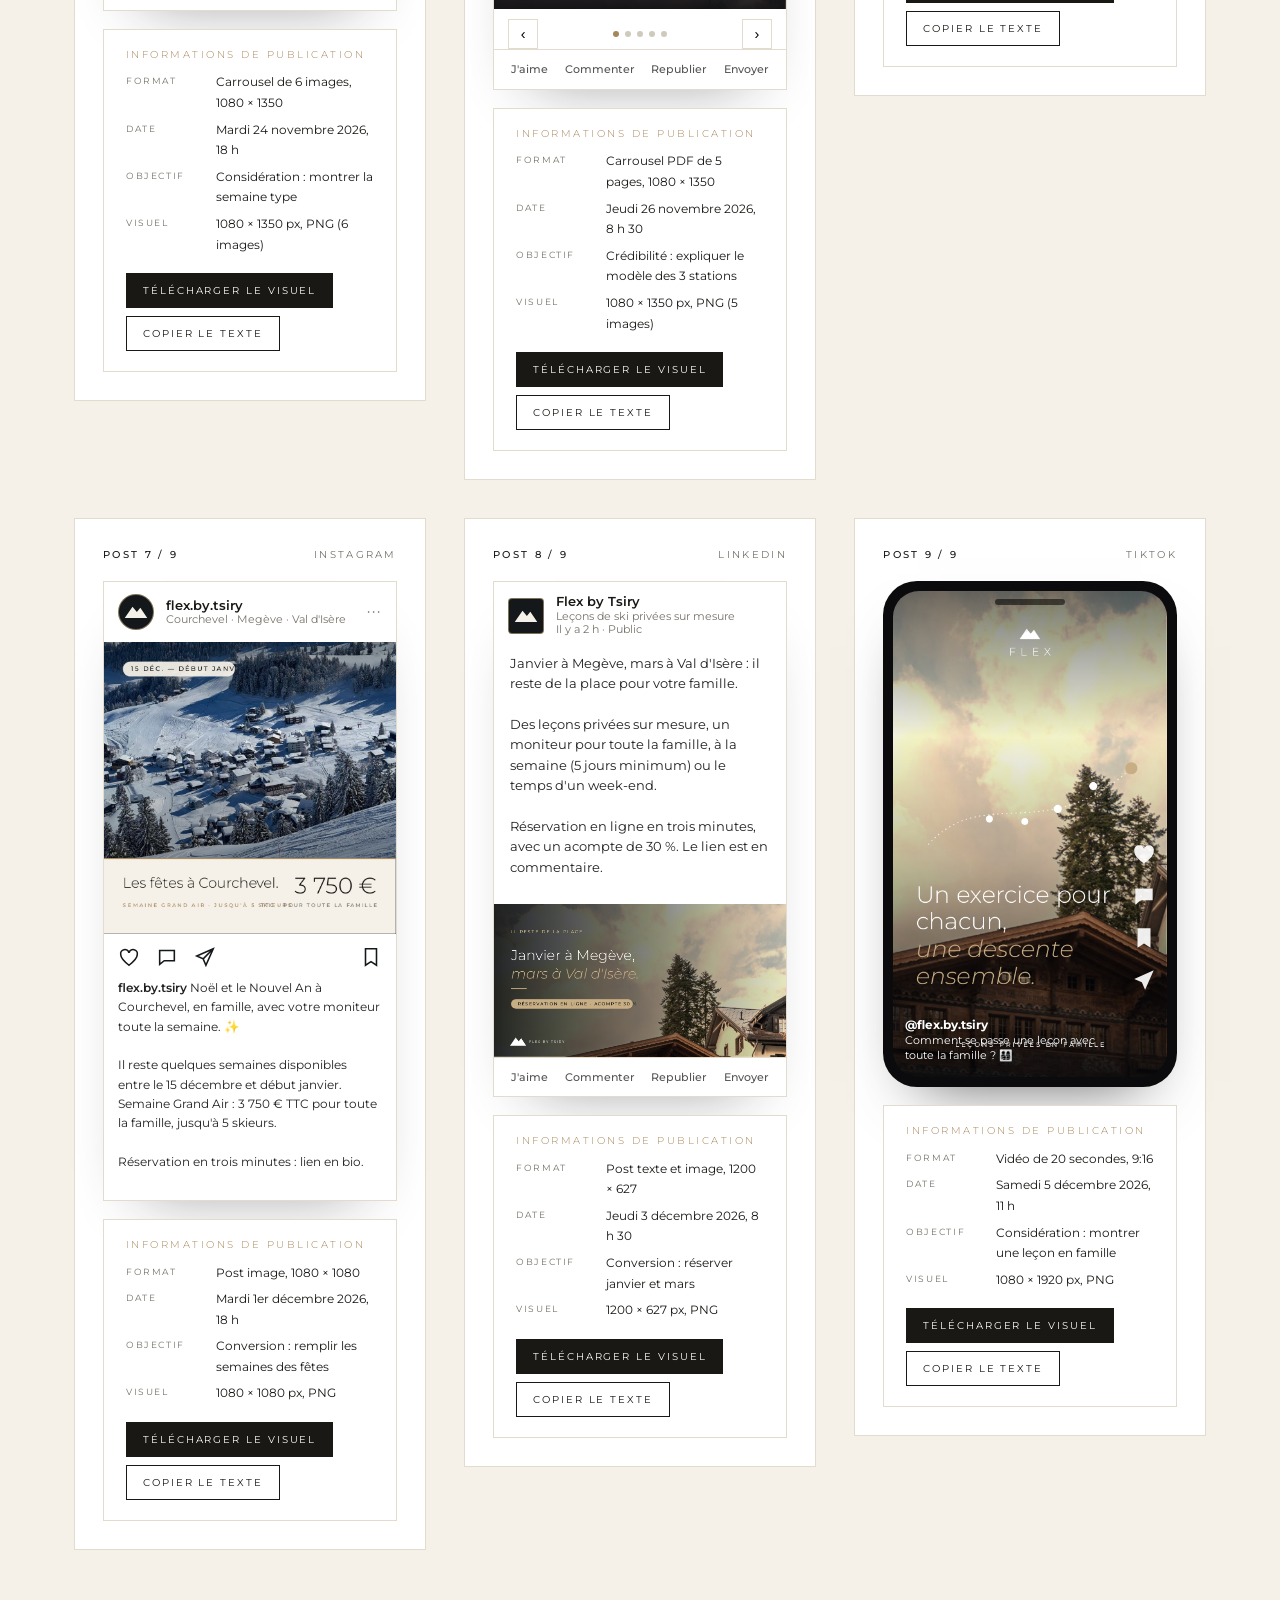
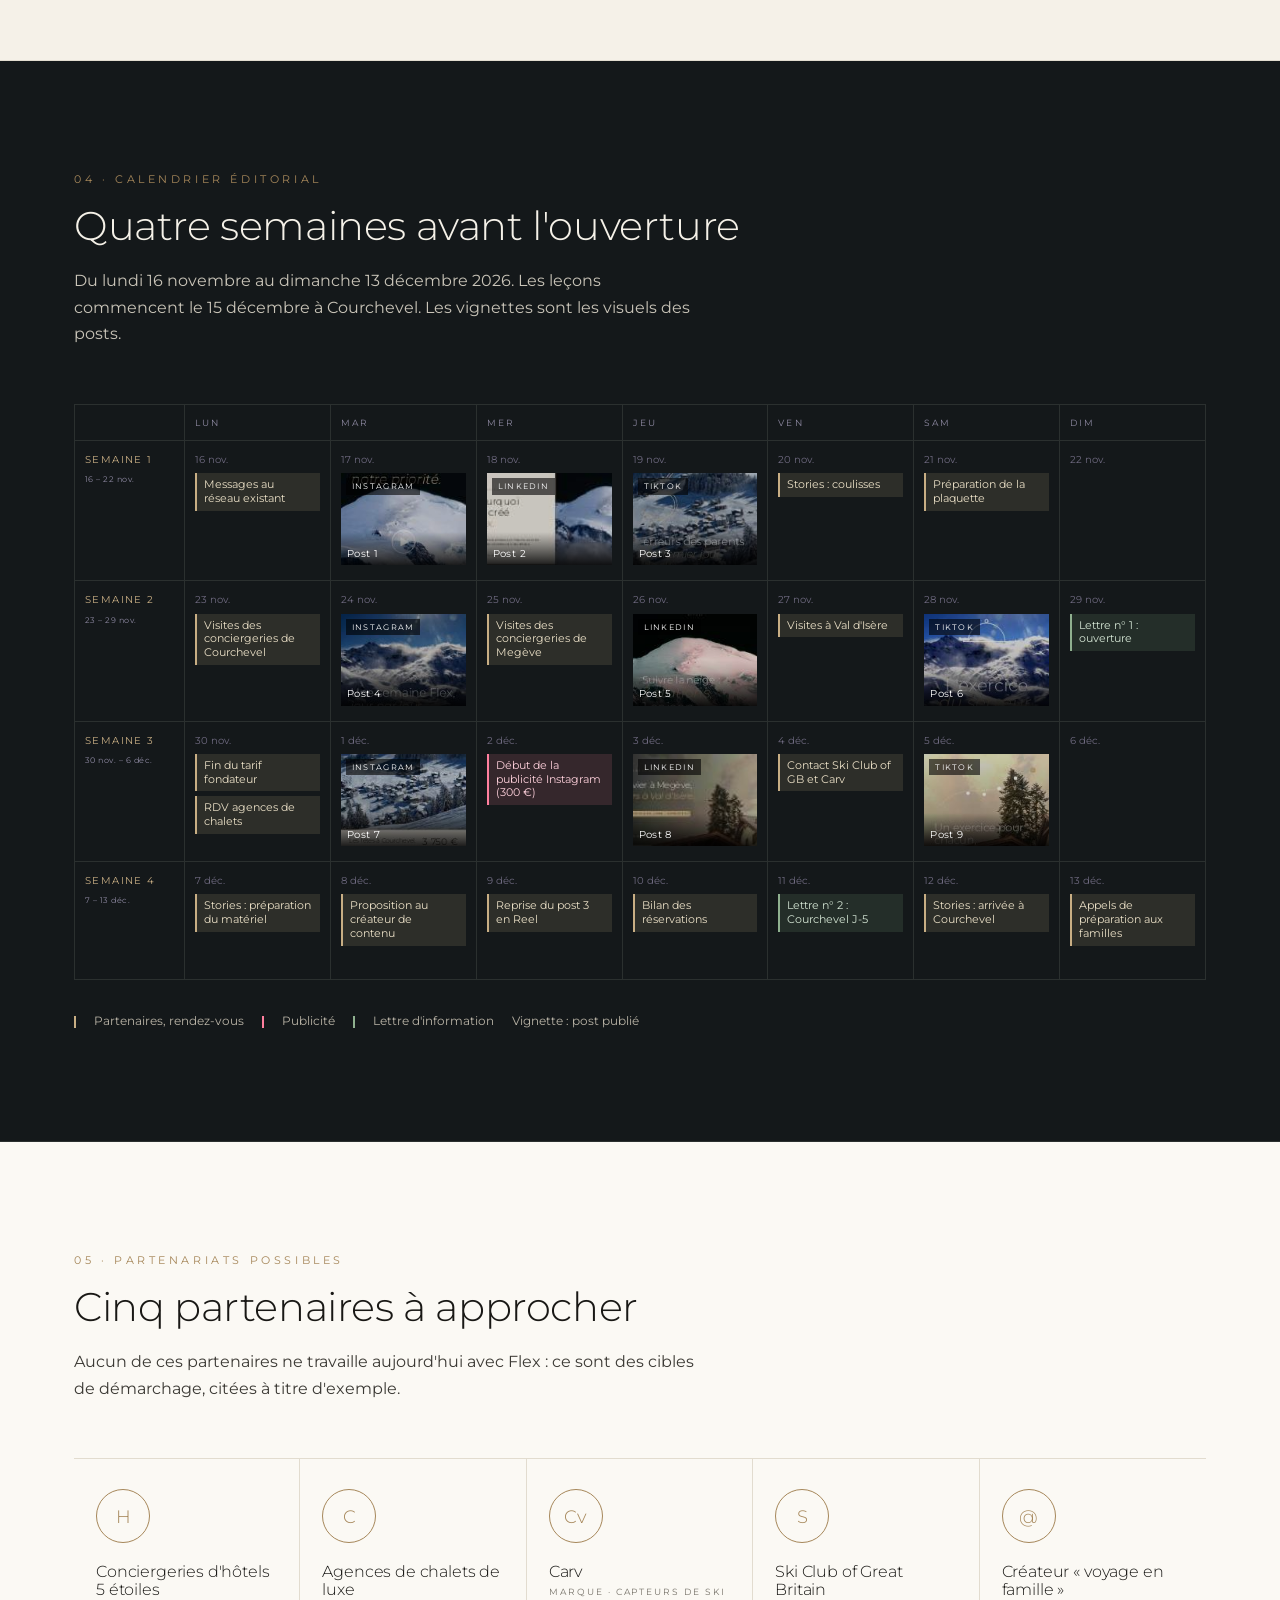
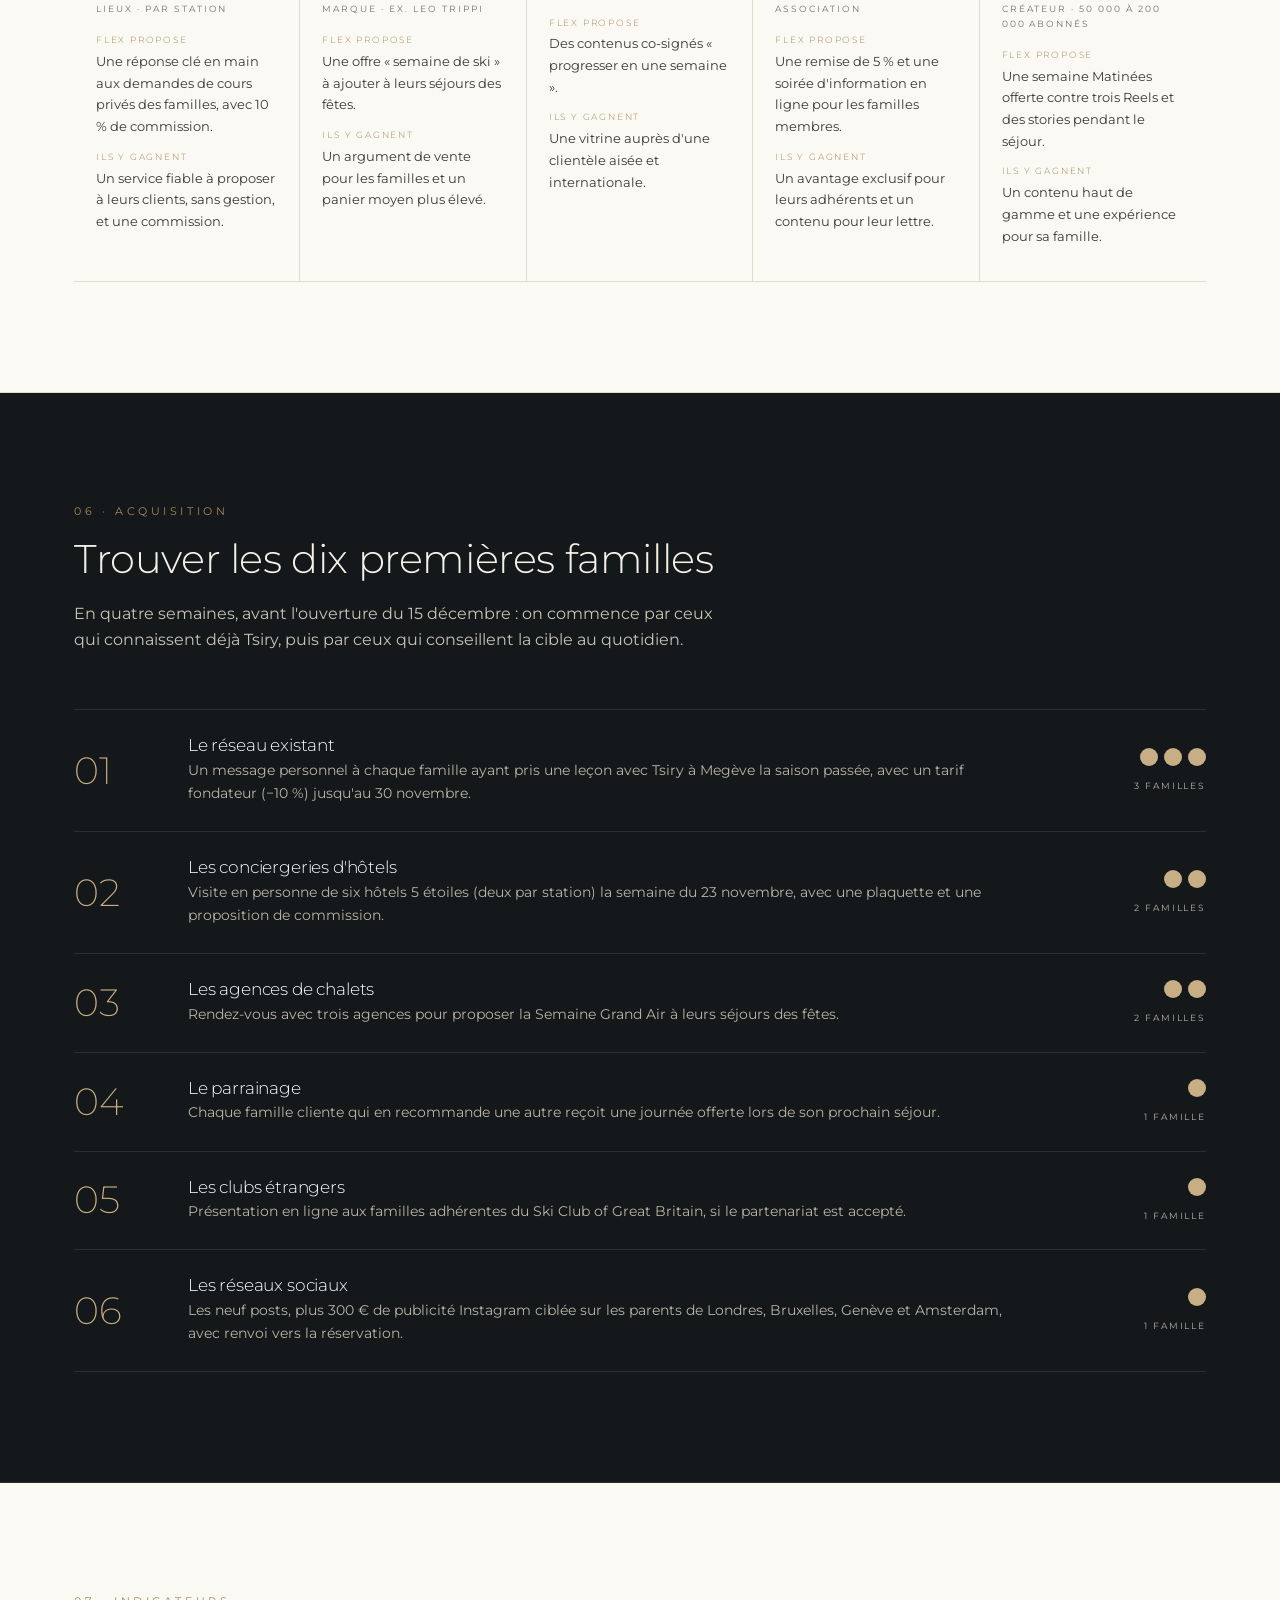
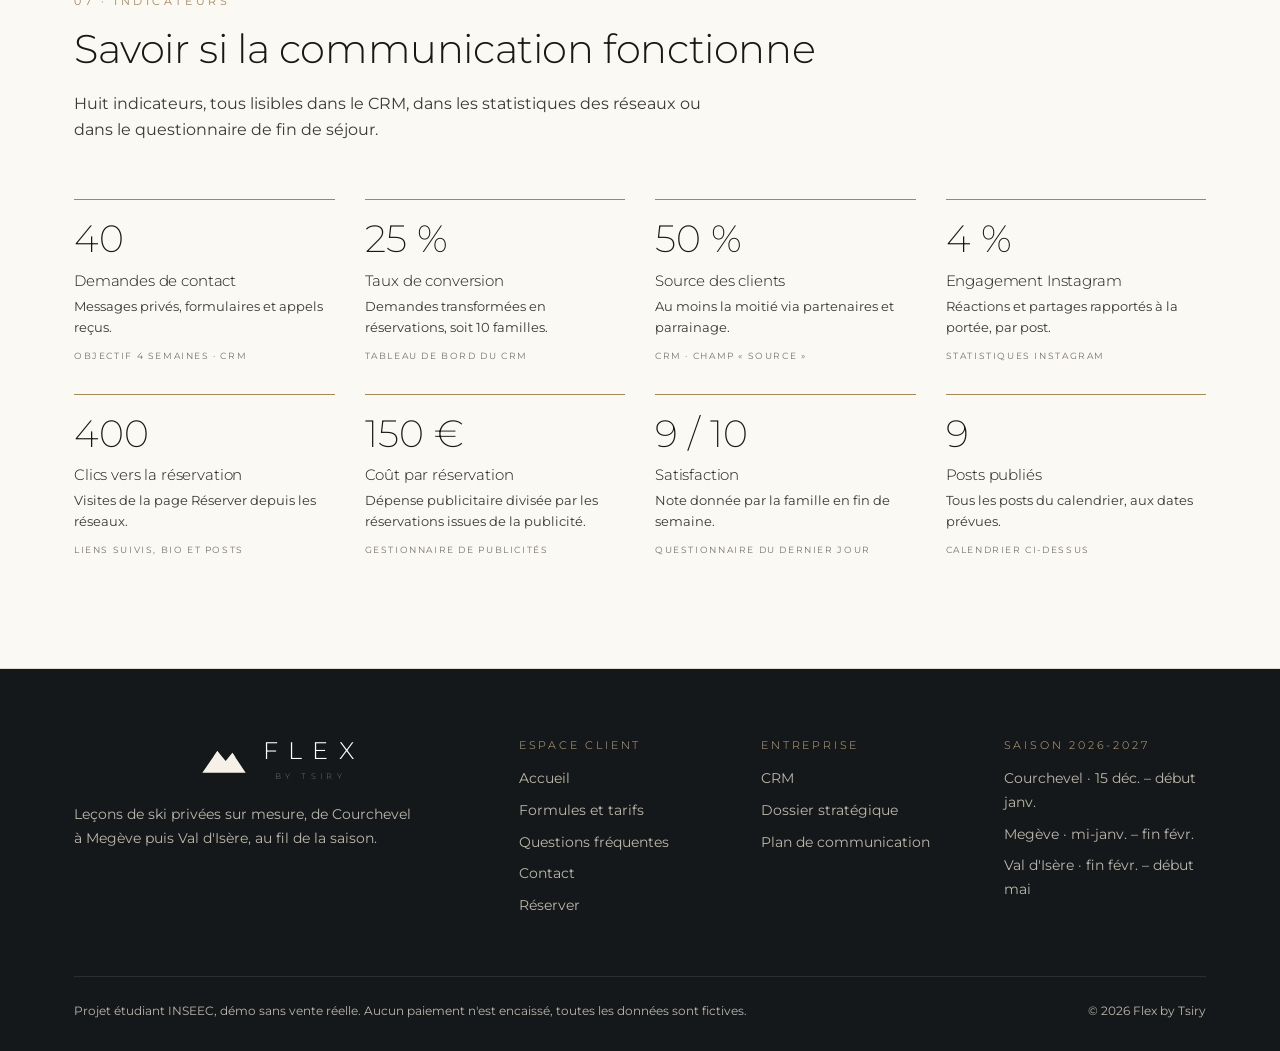
<file: communication.html>
<!doctype html>
<html lang="fr">
<head>
<meta charset="utf-8">
<meta name="viewport" content="width=device-width, initial-scale=1">
<title>Plan de communication · Flex by Tsiry</title>
<link rel="icon" href="assets/favicon.svg" type="image/svg+xml">
<link rel="stylesheet" href="assets/site.css">
<style>
  /* ---------- Bandeau d'ouverture ---------- */
  .phero{position:relative;overflow:hidden;background:#05070a;color:#fff;padding:110px 0 90px}
  .phero::before{content:"";position:absolute;inset:0;background:url(assets/img/hero.jpg) 50% 30% / cover no-repeat;opacity:.55}
  .phero::after{content:"";position:absolute;inset:0;background:linear-gradient(180deg,rgba(5,7,10,.55),rgba(5,7,10,.2) 40%,#14181A 100%)}
  .phero .wrap{position:relative;z-index:1}
  .phero .eyebrow{color:var(--gold-2)}
  .phero h1{font-size:clamp(2rem,4.6vw,3.6rem);color:#fff;margin:0 0 .4em}
  .phero .lead{color:#D9D3C6;max-width:620px}
  .toc{display:flex;flex-wrap:wrap;gap:10px;margin-top:34px}
  .toc a{background:transparent;font-family:var(--brand);font-size:.62rem;letter-spacing:.22em;text-transform:uppercase;text-decoration:none;color:#fff;padding:11px 16px;border:1px solid rgba(255,255,255,.28);transition:background .3s,color .3s}
  .toc a:hover{background:#fff;color:var(--ink)}

  .sec{padding:110px 0;border-bottom:1px solid var(--line)}
  .sec.dark{background:#14181A;color:var(--ivory);border-color:#2B302F}
  .sec.ivory{background:var(--ivory)}
  .label{display:block;font-family:var(--brand);font-size:.66rem;letter-spacing:.34em;text-transform:uppercase;color:var(--gold);margin-bottom:16px}
  .sec h2{font-size:clamp(1.6rem,3.2vw,2.5rem);margin:0 0 .5em}
  .sec .intro{max-width:640px;color:var(--ink-2);margin:0 0 56px}
  .sec.dark .intro{color:#C9C4B8}

  /* Marque */
  .brandgrid{display:grid;grid-template-columns:1.1fr 1fr;gap:clamp(30px,6vw,90px);align-items:start}
  .statement{font-size:clamp(2rem,4.4vw,3.6rem);font-weight:300;line-height:1.08;margin:0 0 28px}
  .statement em{font-style:italic;color:var(--gold)}
  .facts{display:grid;gap:0;border-top:1px solid var(--line);margin:0}
  .facts div{display:grid;grid-template-columns:120px 1fr;gap:18px;padding:18px 0;border-bottom:1px solid var(--line);font-size:.92rem}
  .facts dt{font-family:var(--brand);font-size:.62rem;letter-spacing:.24em;text-transform:uppercase;color:var(--muted);padding-top:3px}
  .facts dd{margin:0;color:var(--ink-2)}
  .swatches{display:flex;gap:10px;margin-top:14px;flex-wrap:wrap}
  .sw{width:46px;height:46px;border:1px solid var(--line);position:relative}
  .sw i{position:absolute;left:0;right:0;bottom:-20px;font-style:normal;font-family:var(--brand);font-size:.52rem;letter-spacing:.1em;color:var(--muted);text-align:center}
  .msgs{display:grid;grid-template-columns:repeat(3,1fr);gap:clamp(14px,2.4vw,34px);margin-top:70px}
  .msg{border-top:1px solid var(--gold);padding-top:22px}
  .msg b{display:block;font-family:var(--brand);font-size:.62rem;letter-spacing:.3em;color:var(--gold);font-weight:500;margin-bottom:14px}
  .msg h3{font-size:clamp(1.15rem,1.9vw,1.5rem);font-weight:300;margin:0 0 .5em}
  .msg p{margin:0;color:var(--ink-2);font-size:.92rem}

  /* Canaux */
  .chans{display:grid;grid-template-columns:repeat(3,1fr);gap:clamp(14px,2.4vw,34px)}
  .chan{border:1px solid #2B302F;padding:34px 30px;position:relative;overflow:hidden;transition:border-color .4s}
  .chan:hover{border-color:var(--gold)}
  .chan .big{position:absolute;right:-6px;top:-18px;font-size:6.4rem;font-weight:200;color:rgba(200,174,132,.08);line-height:1}
  .chan h3{font-size:1.35rem;font-weight:300;color:#fff;margin:0 0 .3em}
  .chan .role{font-family:var(--brand);font-size:.6rem;letter-spacing:.26em;text-transform:uppercase;color:var(--gold-2);display:block;margin-bottom:18px}
  .chan p{margin:0;color:#B9B3A6;font-size:.92rem}
  .also{margin-top:34px;color:#B9B3A6;font-size:.92rem;max-width:780px}

  /* Studio */
  .filters{display:flex;gap:8px;flex-wrap:wrap;margin:0 0 44px}
  .filters button{font-family:var(--brand);font-size:.62rem;letter-spacing:.22em;text-transform:uppercase;padding:12px 18px;border:1px solid var(--line);background:transparent;cursor:pointer;color:var(--ink-2);transition:all .3s}
  .filters button.on,.filters button:hover{background:var(--ink);border-color:var(--ink);color:var(--ivory)}
  .studio{display:grid;grid-template-columns:repeat(3,1fr);gap:clamp(22px,3vw,44px);align-items:start}
  .card{display:flex;flex-direction:column;gap:18px}
  .card[hidden]{display:none}
  .cardhead{display:flex;justify-content:space-between;align-items:baseline;font-family:var(--brand);font-size:.6rem;letter-spacing:.24em;text-transform:uppercase;color:var(--muted)}
  .cardhead b{color:var(--ink);font-weight:500}
  .mk{background:#fff;border:1px solid var(--line);box-shadow:0 30px 60px -40px rgba(20,20,20,.45);overflow:hidden}
  .mk header{display:flex;align-items:center;gap:12px;padding:12px 14px}
  .mk .av{width:36px;height:36px;border-radius:50%;background:#14181A;display:flex;align-items:center;justify-content:center;flex:none;border:1px solid rgba(200,174,132,.6)}
  .mk .av svg{width:26px;height:16px}
  .mk header b{display:block;font-size:.8rem;font-weight:600;line-height:1.2}
  .mk header span{display:block;font-size:.66rem;color:var(--muted);line-height:1.3}
  .mk .dots{margin-left:auto;color:var(--muted);letter-spacing:2px}
  .mk .media{position:relative;background:#0b0f1a}
  .mk canvas{display:block;width:100%;height:auto}
  .mk .acts{display:flex;gap:16px;padding:12px 14px 4px}
  .mk .acts svg{width:22px;height:22px;stroke:#14181A;fill:none;stroke-width:1.7}
  .mk .acts svg:last-child{margin-left:auto}
  .mk .cap{padding:6px 14px 16px;font-size:.78rem;line-height:1.55;color:#222;white-space:pre-line}
  .mk .cap b{font-weight:600}
  .mk.li .cap{padding:4px 16px 14px;font-size:.82rem}
  .mk.li .reacts{display:flex;justify-content:space-around;border-top:1px solid var(--line);padding:10px 8px;font-size:.7rem;color:#555;font-weight:500}
  .mk.li header .av{border-radius:4px}
  .phone{background:#0b0b0d;padding:10px;border-radius:34px;box-shadow:0 30px 60px -36px rgba(0,0,0,.7);max-width:300px;margin:0 auto;width:100%}
  .phone .screen{position:relative;border-radius:26px;overflow:hidden}
  .phone .ui{position:absolute;right:10px;bottom:84px;display:flex;flex-direction:column;gap:16px;align-items:center;color:#fff;font-size:.56rem}
  .phone .ui svg{width:26px;height:26px;fill:#fff;opacity:.92}
  .phone .meta{position:absolute;left:12px;right:60px;bottom:14px;color:#fff;font-size:.68rem;line-height:1.4;text-shadow:0 1px 8px rgba(0,0,0,.7)}
  .phone .meta b{display:block;font-size:.76rem}
  .phone .notch{position:absolute;top:8px;left:50%;transform:translateX(-50%);width:70px;height:6px;border-radius:4px;background:rgba(0,0,0,.55);z-index:2}
  .carousel-ui{display:flex;align-items:center;justify-content:space-between;padding:10px 14px 0;background:#fff}
  .carousel-ui button{width:30px;height:30px;border:1px solid var(--line);background:#fff;cursor:pointer;font-size:.9rem;line-height:1}
  .carousel-ui .pg{display:flex;gap:6px}
  .carousel-ui .pg i{width:6px;height:6px;border-radius:50%;background:#cfcabd}
  .carousel-ui .pg i.on{background:var(--gold)}
  .capcard{border:1px solid var(--line);background:#fff;padding:20px 22px}
  .capcard h4{font-family:var(--brand);font-size:.6rem;letter-spacing:.26em;text-transform:uppercase;color:var(--gold);margin:0 0 12px;font-weight:500}
  .capcard p{white-space:pre-line;font-size:.84rem;color:var(--ink-2);margin:0 0 16px}
  .capcard dl{display:grid;grid-template-columns:78px 1fr;gap:6px 12px;font-size:.78rem;margin:0 0 18px}
  .capcard dt{font-family:var(--brand);font-size:.56rem;letter-spacing:.18em;text-transform:uppercase;color:var(--muted);padding-top:2px}
  .capcard dd{margin:0}
  .actionrow{display:flex;gap:8px;flex-wrap:wrap}
  .btn.s{padding:11px 16px;font-size:.6rem}

  /* Calendrier */
  .calwrap{overflow-x:auto;padding-bottom:10px}
  .cal{display:grid;grid-template-columns:110px repeat(7,minmax(112px,1fr));min-width:900px;border-top:1px solid #2B302F;border-left:1px solid #2B302F}
  .cal > div{border-right:1px solid #2B302F;border-bottom:1px solid #2B302F;padding:10px;min-height:118px;font-size:.74rem}
  .cal .h{min-height:0;font-family:var(--brand);font-size:.58rem;letter-spacing:.22em;text-transform:uppercase;color:#8f8aa3}
  .cal .w{font-family:var(--brand);font-size:.62rem;letter-spacing:.14em;text-transform:uppercase;color:var(--gold-2)}
  .cal .w small{display:block;color:#8f8aa3;letter-spacing:.06em;margin-top:6px;text-transform:none}
  .cal .d{color:#6f6a80;font-size:.62rem;display:block;margin-bottom:6px}
  .ev{display:block;margin-bottom:5px;padding:5px 7px;font-size:.66rem;line-height:1.3;color:#fff;border-left:2px solid}
  .ev.off{background:rgba(200,174,132,.14);border-color:var(--gold-2);color:#EADFC6}
  .ev.ml{background:rgba(120,160,120,.16);border-color:#8fb08f;color:#d3e4d3}
  .ev.ad{background:rgba(255,127,158,.14);border-color:#ff7f9e;color:#ffd1dc}
  .ev.post{padding:0;border:0;background:#000;position:relative;overflow:hidden;height:92px}
  .ev.post img{position:absolute;inset:0;width:100%;height:100%;object-fit:cover;opacity:.82}
  .ev.post span{position:absolute;left:0;right:0;bottom:0;padding:16px 6px 5px;background:linear-gradient(180deg,transparent,rgba(0,0,0,.85));font-size:.6rem;letter-spacing:.04em}
  .ev.post i{position:absolute;top:5px;left:5px;font-style:normal;font-family:var(--brand);font-size:.5rem;letter-spacing:.16em;text-transform:uppercase;padding:3px 6px;background:rgba(0,0,0,.6)}
  .legend{display:flex;gap:18px;flex-wrap:wrap;margin-top:22px;font-size:.72rem;color:#B9B3A6}
  .legend span{display:inline-flex;gap:8px;align-items:center}
  .legend i{width:12px;height:12px;display:inline-block;border-left:2px solid}

  /* Partenaires */
  .partners{display:grid;grid-template-columns:repeat(5,1fr);gap:0;border-top:1px solid var(--line)}
  .partner{padding:30px 22px 34px;border-bottom:1px solid var(--line);border-right:1px solid var(--line)}
  .partner:last-child{border-right:0}
  .mono{width:54px;height:54px;border-radius:50%;border:1px solid var(--gold);display:flex;align-items:center;justify-content:center;font-weight:300;font-size:1.1rem;color:var(--gold);margin-bottom:20px}
  .partner h3{font-size:1rem;font-weight:500;margin:0 0 4px}
  .partner .kind{font-family:var(--brand);font-size:.56rem;letter-spacing:.22em;text-transform:uppercase;color:var(--muted);display:block;margin-bottom:18px}
  .partner h4{font-family:var(--brand);font-size:.56rem;letter-spacing:.2em;text-transform:uppercase;color:var(--gold);margin:14px 0 6px;font-weight:500}
  .partner p{margin:0;font-size:.82rem;color:var(--ink-2)}

  /* Dix premiers clients */
  .funnel{display:grid;gap:0}
  .step{display:grid;grid-template-columns:90px 1fr 170px;gap:24px;align-items:center;padding:26px 0;border-top:1px solid #2B302F}
  .step:last-child{border-bottom:1px solid #2B302F}
  .step .n{font-size:2.4rem;font-weight:200;color:var(--gold-2);line-height:1}
  .step h3{font-size:1.05rem;font-weight:500;color:#fff;margin:0 0 4px}
  .step p{margin:0;color:#B9B3A6;font-size:.88rem}
  .step .fam{display:flex;gap:6px;justify-content:flex-end;flex-wrap:wrap}
  .step .fam i{width:18px;height:18px;border-radius:50%;background:var(--gold-2)}
  .step .fam em{font-style:normal;font-family:var(--brand);font-size:.58rem;letter-spacing:.2em;text-transform:uppercase;color:#B9B3A6;width:100%;text-align:right;margin-top:6px}

  /* Indicateurs */
  .kpis{display:grid;grid-template-columns:repeat(4,1fr);gap:clamp(14px,2.4vw,30px)}
  .kpi{border-top:1px solid var(--gold);padding-top:20px}
  .kpi .v{font-size:clamp(1.8rem,3vw,2.5rem);font-weight:200;line-height:1}
  .kpi h3{font-size:.95rem;font-weight:500;margin:14px 0 6px}
  .kpi p{margin:0;font-size:.82rem;color:var(--ink-2)}
  .kpi small{display:block;margin-top:10px;font-family:var(--brand);font-size:.56rem;letter-spacing:.18em;text-transform:uppercase;color:var(--muted)}

  @media (max-width:980px){
    .brandgrid,.chans,.msgs{grid-template-columns:1fr}
    .studio{grid-template-columns:1fr 1fr}
    .partners{grid-template-columns:1fr 1fr}.partner{border-right:0}
    .kpis{grid-template-columns:1fr 1fr}
    .step{grid-template-columns:60px 1fr}.step .fam{grid-column:1 / -1;justify-content:flex-start}.step .fam em{text-align:left}
  }
  @media (max-width:640px){
    .studio,.partners,.kpis{grid-template-columns:1fr}
    .sec{padding:80px 0}
    .facts div{grid-template-columns:1fr;gap:4px}
  }
</style>
</head>
<body data-page="communication">

<header class="phero">
  <div class="wrap">
    <span class="eyebrow">Espace entreprise · Communication</span>
    <h1>Comment faire connaître Flex</h1>
    <p class="lead">La marque, les canaux, neuf posts prêts à publier avec leurs visuels, un calendrier de quatre semaines, cinq partenariats possibles, le plan des dix premières familles et les indicateurs.</p>
    <nav class="toc" aria-label="Sommaire">
      <a href="#marque">Marque</a><a href="#canaux">Canaux</a><a href="#posts">9 posts</a><a href="#calendrier">Calendrier</a><a href="#partenariats">Partenariats</a><a href="#clients">10 premiers clients</a><a href="#indicateurs">Indicateurs</a>
    </nav>
  </div>
</header>

<main>
  <!-- 01 MARQUE -->
  <section class="sec" id="marque">
    <div class="wrap">
      <span class="label">01 · Plateforme de marque</span>
      <div class="brandgrid">
        <div>
          <p class="statement">Vos vacances, <em>notre priorité.</em></p>
          <p class="intro" style="margin-bottom:0">Flex propose des leçons de ski privées sur mesure aux familles en séjour dans les grandes stations : un moniteur pour toute la famille, un programme adapté à chacun, pour progresser ensemble sans perdre une heure de vacances.</p>
        </div>
        <dl class="facts">
          <div><dt>Nom</dt><dd><strong>Flex</strong> : la flexion, geste de base du skieur, et la souplesse d'un programme qui s'adapte à chaque membre de la famille. « by Tsiry » rappelle qu'il y a une personne, un moniteur, derrière la marque.</dd></div>
          <div><dt>Ton</dt><dd>Celui d'un grand hôtel de montagne : chaleureux, discret, précis. On vouvoie, on ne crie pas, on ne promet pas l'impossible. Bilingue français et anglais.</dd></div>
          <div><dt>Charte</dt><dd>Typographie Montserrat, titres en graisse légère. Photographies de montagne, beaucoup d'espace, une seule couleur d'accent, l'or.
            <div class="swatches" style="margin-bottom:24px"><span class="sw" style="background:#F5F1E8"><i>IVOIRE</i></span><span class="sw" style="background:#191815"><i>NOIR</i></span><span class="sw" style="background:#A6875A"><i>OR</i></span><span class="sw" style="background:#14181A"><i>NUIT</i></span></div></dd></div>
        </dl>
      </div>
      <div class="msgs">
        <div class="msg"><b>MESSAGE 1</b><h3>Un moniteur pour toute la famille.</h3><p>Pas de groupe : la famille a son moniteur pour elle seule.</p></div>
        <div class="msg"><b>MESSAGE 2</b><h3>Un programme adapté à chacun.</h3><p>Un exercice pour chaque skieur, puis une descente ensemble.</p></div>
        <div class="msg"><b>MESSAGE 3</b><h3>Trois stations, une saison.</h3><p>Courchevel, Megève puis Val d'Isère, au fil de l'hiver.</p></div>
      </div>
    </div>
  </section>

  <!-- 02 CANAUX -->
  <section class="sec dark" id="canaux">
    <div class="wrap">
      <span class="label">02 · Les canaux</span>
      <h2>Être là où les familles préparent leur séjour</h2>
      <p class="intro">Trois réseaux, trois rôles. Le même message, trois manières de le raconter.</p>
      <div class="chans">
        <div class="chan"><span class="big">01</span><span class="role">La vitrine</span><h3>Instagram</h3><p>Le réseau où la cible regarde les stations avant de partir et partage ses vacances. Format visuel, adapté au haut de gamme. Objectif : le désir, puis la prise de contact en message privé.</p></div>
        <div class="chan"><span class="big">02</span><span class="role">La crédibilité</span><h3>LinkedIn</h3><p>Les parents de la cible sont dirigeants ou cadres supérieurs. C'est aussi le canal pour approcher les hôtels et les agences de chalets. Objectif : la confiance et les partenariats.</p></div>
        <div class="chan"><span class="big">03</span><span class="role">La portée</span><h3>TikTok</h3><p>Des conseils courts de moniteur pour les parents, repris ensuite en Reels. Objectif : faire connaître le nom à moindre coût.</p></div>
      </div>
      <p class="also"><strong style="color:#fff;font-weight:500">Hors réseaux :</strong> les conciergeries d'hôtels et les agences de chalets (le canal le plus direct vers la cible), WhatsApp pour la clientèle étrangère, et une courte lettre d'information avant chaque période.</p>
    </div>
  </section>

  <!-- 03 STUDIO DE POSTS -->
  <section class="sec ivory" id="posts">
    <div class="wrap">
      <span class="label">03 · Studio de posts</span>
      <h2>Neuf posts prêts à publier</h2>
      <p class="intro">Chaque visuel est généré à la taille exacte du réseau et se télécharge en PNG. Le texte se copie en un clic. Les photographies sont celles de la marque.</p>
      <div class="filters" id="filters">
        <button class="on" data-f="all">Tous · 9</button><button data-f="ig">Instagram · 3</button><button data-f="li">LinkedIn · 3</button><button data-f="tt">TikTok · 3</button>
      </div>
      <div class="studio" id="studio"></div>
    </div>
  </section>

  <!-- 04 CALENDRIER -->
  <section class="sec dark" id="calendrier">
    <div class="wrap">
      <span class="label">04 · Calendrier éditorial</span>
      <h2>Quatre semaines avant l'ouverture</h2>
      <p class="intro">Du lundi 16 novembre au dimanche 13 décembre 2026. Les leçons commencent le 15 décembre à Courchevel. Les vignettes sont les visuels des posts.</p>
      <div class="calwrap"><div class="cal" id="cal"></div></div>
      <div class="legend"><span><i style="border-color:#C8AE84"></i>Partenaires, rendez-vous</span><span><i style="border-color:#ff7f9e"></i>Publicité</span><span><i style="border-color:#8fb08f"></i>Lettre d'information</span><span>Vignette : post publié</span></div>
    </div>
  </section>

  <!-- 05 PARTENARIATS -->
  <section class="sec" id="partenariats">
    <div class="wrap">
      <span class="label">05 · Partenariats possibles</span>
      <h2>Cinq partenaires à approcher</h2>
      <p class="intro">Aucun de ces partenaires ne travaille aujourd'hui avec Flex : ce sont des cibles de démarchage, citées à titre d'exemple.</p>
      <div class="partners">
        <div class="partner"><div class="mono">H</div><h3>Conciergeries d'hôtels 5 étoiles</h3><span class="kind">Lieux · par station</span><h4>Flex propose</h4><p>Une réponse clé en main aux demandes de cours privés des familles, avec 10 % de commission.</p><h4>Ils y gagnent</h4><p>Un service fiable à proposer à leurs clients, sans gestion, et une commission.</p></div>
        <div class="partner"><div class="mono">C</div><h3>Agences de chalets de luxe</h3><span class="kind">Marque · ex. Leo Trippi</span><h4>Flex propose</h4><p>Une offre « semaine de ski » à ajouter à leurs séjours des fêtes.</p><h4>Ils y gagnent</h4><p>Un argument de vente pour les familles et un panier moyen plus élevé.</p></div>
        <div class="partner"><div class="mono">Cv</div><h3>Carv</h3><span class="kind">Marque · capteurs de ski</span><h4>Flex propose</h4><p>Des contenus co-signés « progresser en une semaine ».</p><h4>Ils y gagnent</h4><p>Une vitrine auprès d'une clientèle aisée et internationale.</p></div>
        <div class="partner"><div class="mono">S</div><h3>Ski Club of Great Britain</h3><span class="kind">Association</span><h4>Flex propose</h4><p>Une remise de 5 % et une soirée d'information en ligne pour les familles membres.</p><h4>Ils y gagnent</h4><p>Un avantage exclusif pour leurs adhérents et un contenu pour leur lettre.</p></div>
        <div class="partner"><div class="mono">@</div><h3>Créateur « voyage en famille »</h3><span class="kind">Créateur · 50 000 à 200 000 abonnés</span><h4>Flex propose</h4><p>Une semaine Matinées offerte contre trois Reels et des stories pendant le séjour.</p><h4>Ils y gagnent</h4><p>Un contenu haut de gamme et une expérience pour sa famille.</p></div>
      </div>
    </div>
  </section>

  <!-- 06 DIX PREMIERS CLIENTS -->
  <section class="sec dark" id="clients">
    <div class="wrap">
      <span class="label">06 · Acquisition</span>
      <h2>Trouver les dix premières familles</h2>
      <p class="intro">En quatre semaines, avant l'ouverture du 15 décembre : on commence par ceux qui connaissent déjà Tsiry, puis par ceux qui conseillent la cible au quotidien.</p>
      <div class="funnel">
        <div class="step"><div class="n">01</div><div><h3>Le réseau existant</h3><p>Un message personnel à chaque famille ayant pris une leçon avec Tsiry à Megève la saison passée, avec un tarif fondateur (−10 %) jusqu'au 30 novembre.</p></div><div class="fam"><i></i><i></i><i></i><em>3 familles</em></div></div>
        <div class="step"><div class="n">02</div><div><h3>Les conciergeries d'hôtels</h3><p>Visite en personne de six hôtels 5 étoiles (deux par station) la semaine du 23 novembre, avec une plaquette et une proposition de commission.</p></div><div class="fam"><i></i><i></i><em>2 familles</em></div></div>
        <div class="step"><div class="n">03</div><div><h3>Les agences de chalets</h3><p>Rendez-vous avec trois agences pour proposer la Semaine Grand Air à leurs séjours des fêtes.</p></div><div class="fam"><i></i><i></i><em>2 familles</em></div></div>
        <div class="step"><div class="n">04</div><div><h3>Le parrainage</h3><p>Chaque famille cliente qui en recommande une autre reçoit une journée offerte lors de son prochain séjour.</p></div><div class="fam"><i></i><em>1 famille</em></div></div>
        <div class="step"><div class="n">05</div><div><h3>Les clubs étrangers</h3><p>Présentation en ligne aux familles adhérentes du Ski Club of Great Britain, si le partenariat est accepté.</p></div><div class="fam"><i></i><em>1 famille</em></div></div>
        <div class="step"><div class="n">06</div><div><h3>Les réseaux sociaux</h3><p>Les neuf posts, plus 300 € de publicité Instagram ciblée sur les parents de Londres, Bruxelles, Genève et Amsterdam, avec renvoi vers la réservation.</p></div><div class="fam"><i></i><em>1 famille</em></div></div>
      </div>
    </div>
  </section>

  <!-- 07 INDICATEURS -->
  <section class="sec" id="indicateurs">
    <div class="wrap">
      <span class="label">07 · Indicateurs</span>
      <h2>Savoir si la communication fonctionne</h2>
      <p class="intro">Huit indicateurs, tous lisibles dans le CRM, dans les statistiques des réseaux ou dans le questionnaire de fin de séjour.</p>
      <div class="kpis">
        <div class="kpi"><div class="v">40</div><h3>Demandes de contact</h3><p>Messages privés, formulaires et appels reçus.</p><small>Objectif 4 semaines · CRM</small></div>
        <div class="kpi"><div class="v">25 %</div><h3>Taux de conversion</h3><p>Demandes transformées en réservations, soit 10 familles.</p><small>Tableau de bord du CRM</small></div>
        <div class="kpi"><div class="v">50 %</div><h3>Source des clients</h3><p>Au moins la moitié via partenaires et parrainage.</p><small>CRM · champ « Source »</small></div>
        <div class="kpi"><div class="v">4 %</div><h3>Engagement Instagram</h3><p>Réactions et partages rapportés à la portée, par post.</p><small>Statistiques Instagram</small></div>
        <div class="kpi"><div class="v">400</div><h3>Clics vers la réservation</h3><p>Visites de la page Réserver depuis les réseaux.</p><small>Liens suivis, bio et posts</small></div>
        <div class="kpi"><div class="v">150 €</div><h3>Coût par réservation</h3><p>Dépense publicitaire divisée par les réservations issues de la publicité.</p><small>Gestionnaire de publicités</small></div>
        <div class="kpi"><div class="v">9 / 10</div><h3>Satisfaction</h3><p>Note donnée par la famille en fin de semaine.</p><small>Questionnaire du dernier jour</small></div>
        <div class="kpi"><div class="v">9</div><h3>Posts publiés</h3><p>Tous les posts du calendrier, aux dates prévues.</p><small>Calendrier ci-dessus</small></div>
      </div>
    </div>
  </section>
</main>

<script src="assets/site.js"></script>
<script src="assets/i18n.js"></script>
<script src="assets/studio.js"></script>
</body>
</html>
</file>
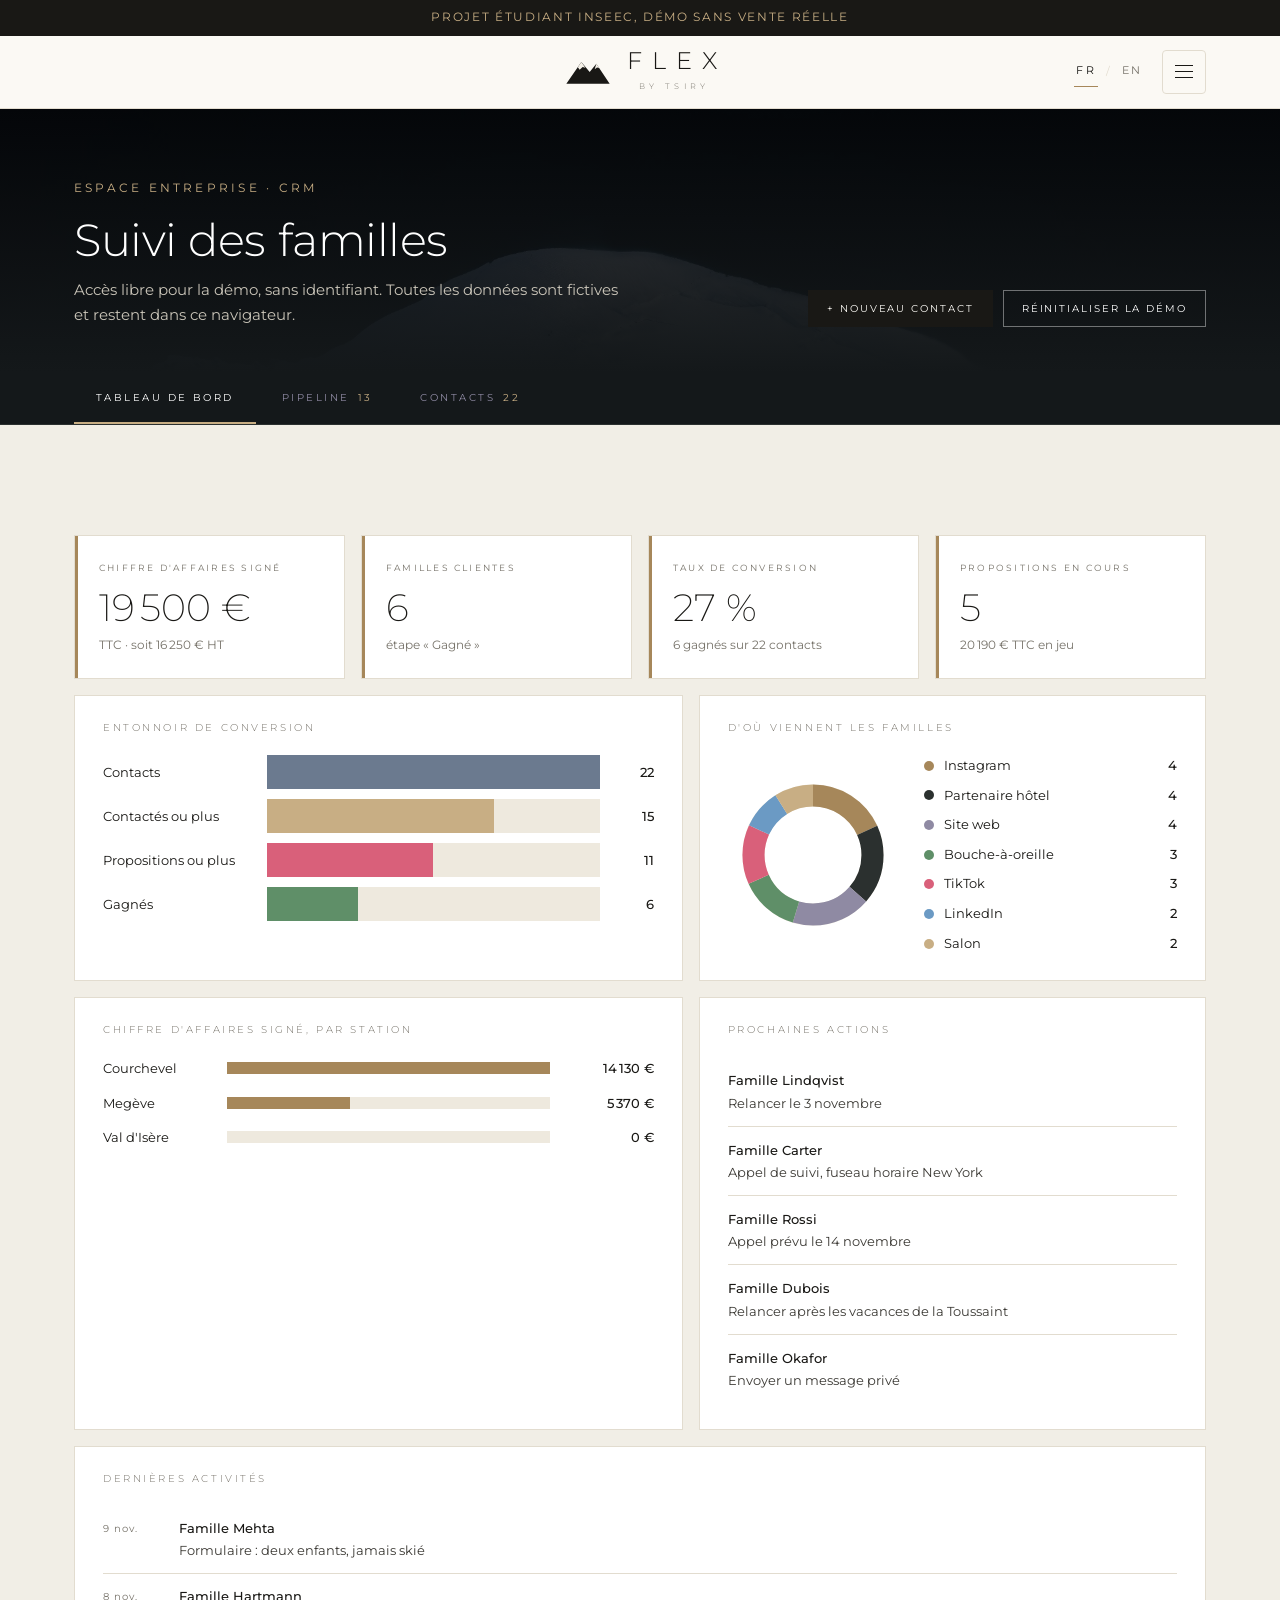
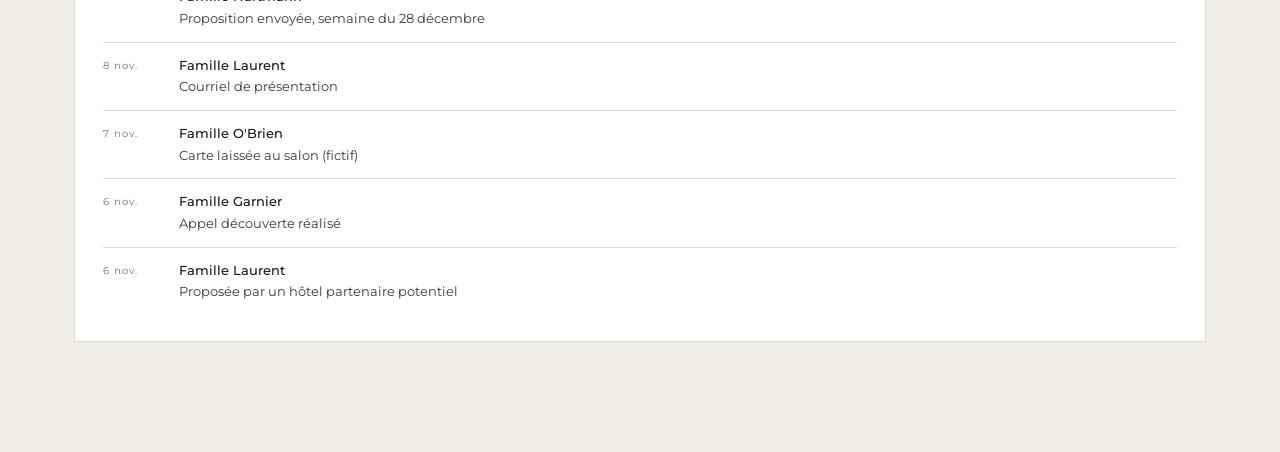
<file: crm.html>
<!doctype html>
<html lang="fr">
<head>
<meta charset="utf-8">
<meta name="viewport" content="width=device-width, initial-scale=1">
<title>CRM · Flex by Tsiry</title>
<link rel="icon" href="assets/favicon.svg" type="image/svg+xml">
<link rel="stylesheet" href="assets/site.css">
<style>
  body{background:#F1EEE6}
  .crmhero{position:relative;overflow:hidden;background:#05070a;color:#fff;padding:70px 0 46px}
  .crmhero::before{content:"";position:absolute;inset:0;background:url(assets/img/hero.jpg) 50% 28% / cover no-repeat;opacity:.45}
  .crmhero::after{content:"";position:absolute;inset:0;background:linear-gradient(180deg,rgba(5,7,10,.5),#14181A 100%)}
  .crmhero .wrap{position:relative;z-index:1;display:flex;justify-content:space-between;align-items:flex-end;gap:24px;flex-wrap:wrap}
  .crmhero .eyebrow{color:var(--gold-2)}
  .crmhero h1{font-size:clamp(1.8rem,3.6vw,2.8rem);color:#fff;margin:0 0 .3em}
  .crmhero p{margin:0;color:#C9C4B8;max-width:560px;font-size:.92rem}
  .acts{display:flex;gap:10px;flex-wrap:wrap}
  .btn.s{padding:12px 18px;font-size:.6rem}
  .btn.s.lt{background:transparent;color:#fff;border-color:rgba(255,255,255,.4)}
  .btn.s.lt:hover{background:#fff;color:var(--ink)}
  .bar2{background:#14181A;border-bottom:1px solid #2B302F;position:sticky;top:72px;z-index:30}
  .tabs{display:flex;gap:4px;overflow-x:auto}
  .tabs button{background:none;border:0;border-bottom:2px solid transparent;padding:18px 22px;font-family:var(--brand);font-size:.64rem;letter-spacing:.24em;text-transform:uppercase;color:#8f8aa3;cursor:pointer;white-space:nowrap;transition:color .25s}
  .tabs button:hover{color:#fff}
  .tabs button.on{color:#fff;border-color:var(--gold-2)}
  .tabs button em{font-style:normal;margin-left:8px;color:var(--gold-2)}
  main{padding:44px 0 100px}
  .panel{display:none}.panel.on{display:block}

  /* KPI */
  .kpis{display:grid;grid-template-columns:repeat(4,1fr);gap:16px;margin-bottom:16px}
  .kpi{background:#fff;border:1px solid var(--line);padding:24px 24px 22px;position:relative;overflow:hidden}
  .kpi::before{content:"";position:absolute;left:0;top:0;bottom:0;width:3px;background:var(--gold)}
  .kpi .l{font-family:var(--brand);font-size:.58rem;letter-spacing:.24em;text-transform:uppercase;color:var(--muted)}
  .kpi .v{font-size:clamp(1.8rem,3vw,2.4rem);font-weight:200;line-height:1.1;margin-top:12px}
  .kpi .s{font-size:.78rem;color:var(--muted);margin-top:6px}
  .grid2{display:grid;grid-template-columns:1.2fr 1fr;gap:16px;margin-bottom:16px}
  .box{background:#fff;border:1px solid var(--line);padding:26px 28px}
  .box h3{font-family:var(--brand);font-size:.62rem;letter-spacing:.26em;text-transform:uppercase;font-weight:500;color:var(--muted);margin:0 0 22px}
  .funnel{display:grid;gap:10px}
  .fstep{display:grid;grid-template-columns:150px 1fr 40px;gap:14px;align-items:center;font-size:.84rem}
  .fstep .t{height:34px;background:#EEE9DE;position:relative}
  .fstep .t i{position:absolute;left:0;top:0;bottom:0;background:var(--c,#2B302F);transition:width .9s cubic-bezier(.2,.7,.2,1)}
  .fstep b{text-align:right;font-weight:500}
  .donut{display:grid;grid-template-columns:170px 1fr;gap:26px;align-items:center}
  .donut svg{width:170px;height:170px;transform:rotate(-90deg)}
  .donut circle{fill:none;stroke-width:26}
  .legend{display:grid;gap:8px;font-size:.82rem}
  .legend div{display:flex;align-items:center;gap:10px}
  .legend i{width:10px;height:10px;border-radius:50%;flex:none}
  .legend b{margin-left:auto;font-weight:500}
  .hbar{display:grid;grid-template-columns:110px 1fr 90px;gap:14px;align-items:center;margin:0 0 12px;font-size:.84rem}
  .hbar .t{height:12px;background:#EEE9DE}
  .hbar .t i{display:block;height:100%;background:var(--gold)}
  .hbar b{text-align:right;font-weight:500}
  .feed{display:grid;gap:0}
  .feed > div{display:grid;grid-template-columns:64px 1fr;gap:12px;padding:12px 0;border-bottom:1px solid var(--line);font-size:.82rem;cursor:pointer}
  .feed > div:last-child{border:0}
  .feed span{font-family:var(--brand);font-size:.6rem;letter-spacing:.1em;color:var(--muted);padding-top:3px}
  .feed strong{font-weight:500;display:block}
  .feed em{font-style:normal;color:var(--ink-2)}
  .todo > div{padding:12px 0;border-bottom:1px solid var(--line);font-size:.84rem;cursor:pointer}
  .todo > div:last-child{border:0}
  .todo strong{font-weight:500;display:block}
  .todo span{color:var(--ink-2)}

  /* Pipeline */
  .hint{font-size:.8rem;color:var(--muted);margin:0 0 18px}
  .board{display:grid;grid-template-columns:repeat(5,minmax(240px,1fr));gap:14px;overflow-x:auto;padding-bottom:14px;align-items:start}
  .col{background:#E8E4D9;padding:14px;min-height:340px;border-top:3px solid var(--c)}
  .col.over{outline:2px dashed var(--gold);outline-offset:-4px}
  .col h4{font-family:var(--brand);font-size:.6rem;letter-spacing:.2em;text-transform:uppercase;font-weight:500;display:flex;justify-content:space-between;margin:2px 2px 6px}
  .col h4 em{font-style:normal;color:var(--muted)}
  .col .sum{font-size:.74rem;color:var(--muted);margin:0 2px 14px}
  .kcard{background:#fff;border:1px solid var(--line);padding:14px;margin-bottom:10px;cursor:grab;transition:box-shadow .25s,transform .25s}
  .kcard:hover{box-shadow:0 14px 30px -18px rgba(20,20,20,.45);transform:translateY(-2px)}
  .kcard .h{display:flex;gap:12px;align-items:center;margin-bottom:10px}
  .av{width:34px;height:34px;border-radius:50%;display:flex;align-items:center;justify-content:center;font-size:.66rem;font-weight:500;letter-spacing:.04em;color:#fff;flex:none}
  .kcard strong{font-weight:500;font-size:.86rem;display:block;line-height:1.2}
  .kcard small{font-size:.72rem;color:var(--muted)}
  .kcard .m{display:flex;justify-content:space-between;align-items:center;font-size:.74rem;color:var(--ink-2)}
  .chip{font-family:var(--brand);font-size:.52rem;letter-spacing:.14em;text-transform:uppercase;padding:3px 7px;border:1px solid var(--line);color:var(--ink-2);background:var(--paper)}
  .kcard .r{display:flex;justify-content:space-between;margin-top:12px;gap:6px}
  .kcard .r button{border:1px solid var(--line);background:var(--paper);font-size:.7rem;padding:6px 10px;cursor:pointer;transition:all .2s}
  .kcard .r button:hover:not(:disabled){border-color:var(--ink);background:var(--ink);color:#fff}
  .kcard .r button:disabled{opacity:.3;cursor:default}
  .kcard.new-in{border-color:var(--gold);box-shadow:0 0 0 1px var(--gold)}
  .kcard .badge{font-size:.6rem;letter-spacing:.14em;text-transform:uppercase;color:var(--gold);display:block;margin-bottom:6px}

  /* Contacts */
  .filters{display:flex;gap:10px;flex-wrap:wrap;margin-bottom:16px}
  .filters input{flex:1;min-width:220px}
  .filters select{width:auto}
  .tw{overflow-x:auto;border:1px solid var(--line);background:#fff}
  .ctable{width:100%;border-collapse:collapse;font-size:.86rem;min-width:860px}
  .ctable th{font-family:var(--brand);font-size:.56rem;letter-spacing:.2em;text-transform:uppercase;color:var(--muted);font-weight:500;background:var(--paper);text-align:left;padding:14px 16px;border-bottom:1px solid var(--line)}
  .ctable td{padding:14px 16px;border-bottom:1px solid var(--line);vertical-align:middle}
  .ctable tr[data-open]{cursor:pointer;transition:background .2s}
  .ctable tr[data-open]:hover td{background:#FBF7EE}
  .who{display:flex;align-items:center;gap:12px}
  .who small{display:block;color:var(--muted);font-size:.74rem}
  .pill{display:inline-block;font-family:var(--brand);font-size:.56rem;letter-spacing:.14em;text-transform:uppercase;padding:5px 10px;color:#fff;background:var(--c)}
  .count{font-size:.8rem;color:var(--muted);margin-top:12px}

  /* Fiche */
  .bg{position:fixed;inset:0;background:rgba(10,12,14,.5);z-index:80;opacity:0;pointer-events:none;transition:opacity .3s}
  .bg.open{opacity:1;pointer-events:auto}
  .drawer{position:fixed;top:0;right:0;bottom:0;width:min(560px,100%);background:var(--paper);z-index:90;transform:translateX(100%);transition:transform .4s cubic-bezier(.2,.7,.2,1);overflow-y:auto}
  .drawer.open{transform:none}
  .dh{background:#14181A;color:#fff;padding:34px 34px 28px;position:relative}
  .dh .close{position:absolute;top:18px;right:18px;background:none;border:1px solid rgba(255,255,255,.3);color:#fff;width:40px;height:40px;cursor:pointer;font-size:1.2rem}
  .dh .av{width:56px;height:56px;font-size:.95rem;margin-bottom:16px}
  .dh h2{font-size:1.6rem;color:#fff;margin:0 0 6px}
  .dh p{margin:0;color:#B9B3A6;font-size:.84rem}
  .db{padding:30px 34px 44px}
  .stepper{display:grid;grid-template-columns:repeat(5,1fr);gap:4px;margin-bottom:28px}
  .stepper button{border:1px solid var(--line);background:#fff;padding:12px 4px;font-family:var(--brand);font-size:.5rem;letter-spacing:.1em;text-transform:uppercase;cursor:pointer;color:var(--muted);transition:all .2s}
  .stepper button.on{background:var(--c);border-color:var(--c);color:#fff}
  .info{display:grid;grid-template-columns:1fr 1fr;gap:0 24px;margin:0 0 26px;border-top:1px solid var(--line)}
  .info div{padding:12px 0;border-bottom:1px solid var(--line)}
  .info dt{font-family:var(--brand);font-size:.52rem;letter-spacing:.2em;text-transform:uppercase;color:var(--muted);margin-bottom:3px}
  .info dd{margin:0;font-size:.88rem;word-break:break-word}
  .nextbox{background:var(--ivory);border-left:2px solid var(--gold);padding:16px 18px;margin-bottom:26px}
  .nextbox label{font-family:var(--brand);font-size:.54rem;letter-spacing:.24em;text-transform:uppercase;color:var(--gold);display:block;margin-bottom:8px}
  .db h3{font-family:var(--brand);font-size:.6rem;letter-spacing:.26em;text-transform:uppercase;color:var(--muted);font-weight:500;margin:0 0 16px}
  .tl{border-left:1px solid var(--gold);margin:0 0 24px 6px;padding-left:20px}
  .tl div{position:relative;margin-bottom:16px;font-size:.86rem}
  .tl div::before{content:"";position:absolute;left:-25px;top:6px;width:9px;height:9px;border-radius:50%;background:var(--gold)}
  .tl span{display:block;font-family:var(--brand);font-size:.58rem;letter-spacing:.14em;color:var(--muted);margin-bottom:3px}

  /* Modale */
  .modal{position:fixed;inset:0;z-index:100;display:none;align-items:center;justify-content:center;background:rgba(10,12,14,.55);padding:20px}
  .modal.open{display:flex}
  .modal form{background:var(--paper);width:min(480px,100%);padding:34px}
  .modal h3{font-size:1.4rem;margin:0 0 20px}
  .modal .row2{display:flex;gap:10px;margin-top:8px}

  @media (max-width:980px){
    .kpis{grid-template-columns:1fr 1fr}.grid2{grid-template-columns:1fr}
    .donut{grid-template-columns:1fr;justify-items:center}
    .fstep{grid-template-columns:110px 1fr 34px}
  }
  @media (max-width:560px){
    .kpis{grid-template-columns:1fr}.info{grid-template-columns:1fr}
    .hbar{grid-template-columns:90px 1fr 80px}
  }
</style>
</head>
<body data-page="crm" data-nofooter="1">

<header class="crmhero">
  <div class="wrap">
    <div>
      <span class="eyebrow">Espace entreprise · CRM</span>
      <h1>Suivi des familles</h1>
      <p>Accès libre pour la démo, sans identifiant. Toutes les données sont fictives et restent dans ce navigateur.</p>
    </div>
    <div class="acts">
      <button class="btn s" id="add" type="button">+ Nouveau contact</button>
      <button class="btn s lt" id="reset" type="button" title="Remet les 22 contacts de démonstration">Réinitialiser la démo</button>
    </div>
  </div>
</header>
<div class="bar2"><div class="wrap"><nav class="tabs" role="tablist">
  <button class="on" data-tab="dash" role="tab">Tableau de bord</button>
  <button data-tab="pipe" role="tab">Pipeline<em id="n-pipe"></em></button>
  <button data-tab="list" role="tab">Contacts<em id="n-list"></em></button>
</nav></div></div>

<main class="wrap">
  <!-- Tableau de bord -->
  <section class="panel on" id="dash">
    <div class="kpis">
      <div class="kpi"><div class="l">Chiffre d'affaires signé</div><div class="v" id="k-ca"></div><div class="s" id="k-ca-s"></div></div>
      <div class="kpi"><div class="l">Familles clientes</div><div class="v" id="k-cl"></div><div class="s">étape « Gagné »</div></div>
      <div class="kpi"><div class="l">Taux de conversion</div><div class="v" id="k-cv"></div><div class="s" id="k-cv-s"></div></div>
      <div class="kpi"><div class="l">Propositions en cours</div><div class="v" id="k-pp"></div><div class="s" id="k-pp-s"></div></div>
    </div>
    <div class="grid2">
      <div class="box"><h3>Entonnoir de conversion</h3><div class="funnel" id="funnel"></div></div>
      <div class="box"><h3>D'où viennent les familles</h3><div class="donut"><svg viewBox="0 0 200 200" id="donut"></svg><div class="legend" id="legend"></div></div></div>
    </div>
    <div class="grid2">
      <div class="box"><h3>Chiffre d'affaires signé, par station</h3><div id="by-station"></div></div>
      <div class="box"><h3>Prochaines actions</h3><div class="todo" id="todo"></div></div>
    </div>
    <div class="box"><h3>Dernières activités</h3><div class="feed" id="feed"></div></div>
  </section>

  <!-- Pipeline -->
  <section class="panel" id="pipe">
    <p class="hint">Faites glisser une carte d'une colonne à l'autre, ou utilisez les flèches. Un clic sur « Fiche » ouvre le contact.</p>
    <div class="board" id="board"></div>
  </section>

  <!-- Contacts -->
  <section class="panel" id="list">
    <div class="filters">
      <input id="q" placeholder="Rechercher un nom, un pays, une station…" aria-label="Rechercher">
      <select id="f-stage" aria-label="Filtrer par étape"><option value="">Toutes les étapes</option></select>
      <select id="f-source" aria-label="Filtrer par source"><option value="">Toutes les sources</option></select>
    </div>
    <div class="tw"><table class="ctable"><thead><tr><th>Famille</th><th>Pays</th><th>Source</th><th>Station</th><th>Valeur TTC</th><th>Étape</th><th>Prochaine action</th></tr></thead><tbody id="rows"></tbody></table></div>
    <p class="count" id="count"></p>
  </section>
</main>

<div class="bg" id="bg"></div>
<aside class="drawer" id="drawer" aria-label="Fiche contact"></aside>

<div class="modal" id="modal"><form id="mform">
  <h3>Nouveau contact</h3>
  <div class="field"><label for="m-name">Nom de la famille (fictif)</label><input id="m-name" placeholder="Famille Martin" autocomplete="off"></div>
  <div class="grid g2" style="gap:0 14px">
    <div class="field"><label for="m-country">Pays</label><input id="m-country" placeholder="France" autocomplete="off"></div>
    <div class="field"><label for="m-station">Station</label><select id="m-station"><option>Courchevel</option><option>Megève</option><option>Val d'Isère</option></select></div>
  </div>
  <div class="field"><label for="m-source">Source</label><select id="m-source"><option>Instagram</option><option>LinkedIn</option><option>TikTok</option><option>Partenaire hôtel</option><option>Bouche-à-oreille</option><option>Salon</option><option>Site web</option></select></div>
  <div class="row2"><button class="btn s" type="submit">Créer le contact</button><button class="btn s ghost" type="button" id="m-cancel">Annuler</button></div>
</form></div>

<script src="assets/site.js"></script>
<script src="assets/i18n.js"></script>
<script>
(function(){
  const STAGES = [['nouveau','Nouveau','#6b7a8f'],['contacte','Contacté','#C8AE84'],['proposition','Proposition envoyée','#d9607a'],['gagne','Gagné','#5f8f68'],['perdu','Perdu','#9a9588']];
  const SL = Object.fromEntries(STAGES.map(s => [s[0], s[1]])), SC = Object.fromEntries(STAGES.map(s => [s[0], s[2]]));
  const KEY = 'flex_crm_v1';
  const esc = s => String(s == null ? '' : s).replace(/[&<>"']/g, c => ({'&':'&amp;','<':'&lt;','>':'&gt;','"':'&quot;',"'":'&#39;'}[c]));
  const eur = n => (n || 0).toLocaleString('fr-FR') + ' €';
  const dt = s => new Date(s).toLocaleDateString('fr-FR', { day:'numeric', month:'short' });
  const PAL = ['#A6875A','#2B302F','#8f8aa3','#5f8f68','#d9607a','#6b9ac4','#C8AE84'];
  const initials = n => n.replace(/^Famille\s+/i,'').replace(/[^A-Za-zÀ-ÿ]/g,'').slice(0,2).toUpperCase() || 'F';
  const hue = n => PAL[[...n].reduce((a,c) => a + c.charCodeAt(0), 0) % PAL.length];
  const avatar = (c, cls) => '<span class="av ' + (cls||'') + '" style="background:' + hue(c.name) + '">' + initials(c.name) + '</span>';

  const SEED = [
    ['Famille Whitmore','Royaume-Uni','Instagram','Courchevel','La Semaine Grand Air',3750,'gagne',[['2026-10-02','Message Instagram après le reel de lancement'],['2026-10-05','Appel découverte : 2 adultes, 3 enfants de 6 à 12 ans'],['2026-10-08','Proposition envoyée, semaine du 21 décembre'],['2026-10-11','Acompte reçu (fictif)']],'Appel de préparation le 15 décembre'],
    ['Famille Van den Berg','Belgique','Partenaire hôtel','Megève','La Semaine Matinées',2250,'gagne',[['2026-10-14','Recommandée par la réception d\'un hôtel de Megève'],['2026-10-16','Appel : deux enfants débutants, 4 et 6 ans'],['2026-10-20','Réservation confirmée']],'Envoyer la liste de matériel enfant'],
    ['Famille Haddad','Émirats arabes unis','Bouche-à-oreille','Courchevel','La Semaine Grand Air',5190,'gagne',[['2026-09-28','Recommandée par la famille Whitmore'],['2026-10-03','Proposition semaine + prolongation week-end'],['2026-10-06','Accord par courriel']],'Confirmer le point de rendez-vous du 31 décembre'],
    ['Famille Lindqvist','Suède','Site web','Val d\'Isère','La Semaine Grand Air',3750,'proposition',[['2026-10-21','Formulaire de contact : groupe confirmé, envie de hors-piste'],['2026-10-23','Appel : 4 adultes, niveau rouge et noir'],['2026-10-24','Proposition envoyée pour la semaine du 15 mars']],'Relancer le 3 novembre'],
    ['Famille Moreau','France','LinkedIn','Megève','Le Week-end',1560,'gagne',[['2026-10-09','Commentaire sous un post LinkedIn'],['2026-10-12','Réservation d\'un week-end en février']],'Confirmer l\'heure du rendez-vous'],
    ['Famille Carter','États-Unis','Salon','Val d\'Isère','La Semaine Grand Air',5190,'proposition',[['2026-10-18','Rencontrée au salon du ski de luxe (fictif)'],['2026-10-22','Proposition semaine + week-end, fin mars']],'Appel de suivi, fuseau horaire New York'],
    ['Famille Rossi','Italie','Instagram','Courchevel','La Semaine Matinées',2250,'contacte',[['2026-10-25','Question en message privé sur l\'âge minimum'],['2026-10-26','Réponse envoyée, appel proposé']],'Appel prévu le 14 novembre'],
    ['Famille Dubois','Suisse','Partenaire hôtel','Megève','La Semaine Grand Air',3750,'proposition',[['2026-10-27','Transmise par une agence de chalets (partenariat en discussion)'],['2026-10-29','Proposition envoyée']],'Relancer après les vacances de la Toussaint'],
    ['Famille Okafor','Royaume-Uni','TikTok','Val d\'Isère','La Semaine Matinées',2250,'nouveau',[['2026-11-02','Commentaire « how do we book? » sous une vidéo']],'Envoyer un message privé'],
    ['Famille Schneider','Allemagne','Site web','Megève','La Semaine Matinées',2250,'perdu',[['2026-10-03','Demande de devis'],['2026-10-07','Proposition envoyée'],['2026-10-15','A choisi des cours collectifs, budget trop élevé']],'Aucune, relance saison prochaine'],
    ['Famille Tanaka','Japon','Bouche-à-oreille','Courchevel','La Semaine Grand Air',3750,'contacte',[['2026-10-30','Recommandée par un client de la saison passée'],['2026-11-01','Courriel de présentation envoyé en anglais']],'Proposer deux semaines possibles'],
    ['Famille Leclerc','France','Instagram','Val d\'Isère','Le Week-end',1560,'nouveau',[['2026-11-05','A enregistré trois publications et demandé les tarifs']],'Répondre avec la grille tarifaire'],
    ['Famille Al-Mansour','Qatar','Partenaire hôtel','Courchevel','La Semaine Grand Air',5190,'gagne',[['2026-09-20','Demande via la conciergerie d\'un hôtel de Courchevel'],['2026-09-24','Proposition semaine + week-end'],['2026-09-27','Réservation confirmée']],'Prévoir un moniteur arabophone pour la grand-mère'],
    ['Famille Novak','République tchèque','Site web','Val d\'Isère','La Semaine Matinées',2250,'perdu',[['2026-10-10','Demande de disponibilités'],['2026-10-12','Dates déjà prises, alternative proposée'],['2026-10-19','Pas de réponse après deux relances']],'Aucune'],
    ['Famille Bennett','Australie','TikTok','Val d\'Isère','La Semaine Grand Air',3750,'proposition',[['2026-11-01','Vue sur la vidéo « une semaine à Val d\'Isère »'],['2026-11-04','Proposition envoyée pour avril']],'Relancer le 12 novembre'],
    ['Famille Garnier','France','LinkedIn','Courchevel','La Semaine Matinées',2250,'contacte',[['2026-11-03','Message LinkedIn d\'un dirigeant parisien'],['2026-11-06','Appel découverte réalisé']],'Envoyer la proposition'],
    ['Famille O\'Brien','Irlande','Salon','Megève','La Semaine Grand Air',3750,'nouveau',[['2026-11-07','Carte laissée au salon (fictif)']],'Premier appel'],
    ['Famille De Vries','Pays-Bas','Instagram','Megève','Le Week-end',1560,'gagne',[['2026-10-19','Message après une story'],['2026-10-21','Réservation week-end du 23 janvier']],'Envoyer le point de rendez-vous'],
    ['Famille Kowalski','Pologne','TikTok','Val d\'Isère','Le Week-end',1560,'perdu',[['2026-10-11','Demande de tarifs'],['2026-10-12','Tarifs envoyés'],['2026-10-20','Trop cher pour un week-end']],'Aucune'],
    ['Famille Hartmann','Suisse','Bouche-à-oreille','Courchevel','La Semaine Grand Air',3750,'proposition',[['2026-11-05','Recommandée par la famille Dubois'],['2026-11-08','Proposition envoyée, semaine du 28 décembre']],'Relancer le 15 novembre'],
    ['Famille Mehta','Inde','Site web','Megève','La Semaine Matinées',2250,'nouveau',[['2026-11-09','Formulaire : deux enfants, jamais skié']],'Appel de découverte'],
    ['Famille Laurent','France','Partenaire hôtel','Val d\'Isère','La Semaine Grand Air',3750,'contacte',[['2026-11-06','Proposée par un hôtel partenaire potentiel'],['2026-11-08','Courriel de présentation']],'Appel prévu le 16 novembre']
  ];
  function seed(){
    return SEED.map((r, i) => {
      const slug = r[0].replace('Famille ','').toLowerCase().normalize('NFD').replace(/[^a-z]/g,'');
      return { id:'c' + (i+1), name:r[0], country:r[1], source:r[2], station:r[3], offer:r[4], value:r[5], stage:r[6],
        email: slug + '@exemple.com', phone: '+33 6 00 00 ' + String(10 + i).padStart(2,'0') + ' ' + String(30 + i).padStart(2,'0'),
        history: r[7].map(h => ({ date:h[0], text:h[1] })), next:r[8] };
    });
  }
  let data, fresh = [];
  function load(){ try { data = JSON.parse(localStorage.getItem(KEY)); } catch(e) {} if (!Array.isArray(data)) data = seed(); importInbound(); }
  function save(){ try { localStorage.setItem(KEY, JSON.stringify(data)); } catch(e) {} }

  /* Bonus : les commandes et demandes du site arrivent dans le CRM */
  function importInbound(){
    let inbound = [];
    try { inbound = JSON.parse(localStorage.getItem('flex_inbound') || '[]'); } catch(e) {}
    if (!inbound.length) return;
    inbound.forEach(x => {
      const id = 'w' + Date.parse(x.date);
      if (data.some(c => c.id === id)) return;
      if (x.type === 'order') {
        data.unshift({ id, name:'Famille ' + (x.name.split(' ').slice(-1)[0] || x.name), country:x.country, source:'Site web', station:x.station, offer:x.offer, value:x.ttc, stage:'gagne',
          email:x.email, phone:x.phone || 'Non renseigné',
          history:[{ date:x.date.slice(0,10), text:'Réservation en ligne ' + x.ref + ' : ' + x.offer + ', ' + x.adults + ' adulte(s), ' + x.kids + ' enfant(s), ' + x.level.toLowerCase() + '. Acompte simulé : ' + x.deposit + ' €.' + (x.note ? ' Note : « ' + x.note + ' »' : '') }],
          next:'Appel de bienvenue sous 24 h' });
      } else {
        data.unshift({ id, name:x.name.startsWith('Famille') ? x.name : 'Famille ' + x.name, country:'Non renseigné', source:'Site web', station:x.station, offer:'À définir', value:0, stage:'nouveau',
          email:x.email, phone:'Non renseigné', history:[{ date:x.date.slice(0,10), text:'Formulaire de contact : « ' + x.message + ' »' }], next:'Répondre dans la journée' });
      }
      fresh.push(id);
    });
    try { localStorage.removeItem('flex_inbound'); } catch(e) {}
    save();
  }

  const $ = id => document.getElementById(id);

  function renderDash(){
    const won = data.filter(c => c.stage === 'gagne'), props = data.filter(c => c.stage === 'proposition');
    const ca = won.reduce((s,c) => s + c.value, 0);
    $('k-ca').textContent = eur(ca); $('k-ca-s').textContent = 'TTC · soit ' + eur(Math.round(ca / 1.2)) + ' HT';
    $('k-cl').textContent = won.length;
    $('k-cv').textContent = data.length ? Math.round(won.length / data.length * 100) + ' %' : '0 %';
    $('k-cv-s').textContent = won.length + ' gagnés sur ' + data.length + ' contacts';
    $('k-pp').textContent = props.length; $('k-pp-s').textContent = eur(props.reduce((s,c) => s + c.value, 0)) + ' TTC en jeu';
    /* Entonnoir cumulé : tous les contacts, puis ceux qui ont avancé */
    const n = k => data.filter(c => k.includes(c.stage)).length;
    const F = [['Contacts', data.length, '#6b7a8f'], ['Contactés ou plus', n(['contacte','proposition','gagne']), '#C8AE84'], ['Propositions ou plus', n(['proposition','gagne']), '#d9607a'], ['Gagnés', n(['gagne']), '#5f8f68']];
    $('funnel').innerHTML = F.map(f => '<div class="fstep"><span>' + f[0] + '</span><div class="t"><i style="width:' + (data.length ? f[1] / data.length * 100 : 0) + '%;--c:' + f[2] + '"></i></div><b>' + f[1] + '</b></div>').join('');
    /* Sources : anneau */
    const src = {}; data.forEach(c => src[c.source] = (src[c.source] || 0) + 1);
    const se = Object.entries(src).sort((a,b) => b[1] - a[1]), R = 70, C = 2 * Math.PI * R; let off = 0;
    $('donut').innerHTML = '<circle cx="100" cy="100" r="' + R + '" stroke="#EEE9DE"/>' + se.map(([k,v], i) => { const len = v / data.length * C, s = '<circle cx="100" cy="100" r="' + R + '" stroke="' + PAL[i % PAL.length] + '" stroke-dasharray="' + len.toFixed(2) + ' ' + (C - len).toFixed(2) + '" stroke-dashoffset="' + (-off).toFixed(2) + '"/>'; off += len; return s; }).join('');
    $('legend').innerHTML = se.map(([k,v], i) => '<div><i style="background:' + PAL[i % PAL.length] + '"></i>' + esc(k) + '<b>' + v + '</b></div>').join('');
    const sta = { 'Courchevel':0, 'Megève':0, "Val d'Isère":0 }; won.forEach(c => sta[c.station] = (sta[c.station] || 0) + c.value);
    const mx = Math.max(...Object.values(sta), 1);
    $('by-station').innerHTML = Object.entries(sta).map(([k,v]) => '<div class="hbar"><span>' + esc(k) + '</span><div class="t"><i style="width:' + v / mx * 100 + '%"></i></div><b>' + eur(v) + '</b></div>').join('');
    $('todo').innerHTML = data.filter(c => c.stage !== 'perdu' && c.stage !== 'gagne').slice(0, 5).map(c => '<div data-open="' + c.id + '"><strong>' + esc(c.name) + '</strong><span>' + esc(c.next) + '</span></div>').join('') || '<span>Rien à faire.</span>';
    const ev = []; data.forEach(c => c.history.forEach(h => ev.push({ c, h })));
    ev.sort((a,b) => b.h.date.localeCompare(a.h.date));
    $('feed').innerHTML = ev.slice(0, 6).map(e => '<div data-open="' + e.c.id + '"><span>' + dt(e.h.date) + '</span><div><strong>' + esc(e.c.name) + '</strong><em>' + esc(e.h.text) + '</em></div></div>').join('');
  }

  function renderBoard(){
    $('board').innerHTML = STAGES.map(([k,l,col], si) => {
      const items = data.filter(c => c.stage === k), sum = items.reduce((s,c) => s + c.value, 0);
      return '<div class="col" data-stage="' + k + '" style="--c:' + col + '"><h4>' + l + ' <em>' + items.length + '</em></h4><p class="sum">' + eur(sum) + ' TTC</p>' + items.map(c =>
        '<div class="kcard' + (fresh.includes(c.id) ? ' new-in' : '') + '" draggable="true" data-id="' + c.id + '">' + (fresh.includes(c.id) ? '<span class="badge">Nouveau, depuis le site</span>' : '') +
        '<div class="h">' + avatar(c) + '<div><strong>' + esc(c.name) + '</strong><small>' + esc(c.country) + '</small></div></div>' +
        '<div class="m"><span class="chip">' + esc(c.station) + '</span><b style="font-weight:500">' + eur(c.value) + '</b></div>' +
        '<div class="r"><button data-move="-1" data-id="' + c.id + '" ' + (si === 0 ? 'disabled' : '') + ' aria-label="Étape précédente">←</button><button data-open="' + c.id + '">Fiche</button><button data-move="1" data-id="' + c.id + '" ' + (si === STAGES.length - 1 ? 'disabled' : '') + ' aria-label="Étape suivante">→</button></div></div>').join('') + '</div>';
    }).join('');
    document.querySelectorAll('.kcard').forEach(el => el.addEventListener('dragstart', e => e.dataTransfer.setData('text/plain', el.dataset.id)));
    document.querySelectorAll('.col').forEach(col => {
      col.addEventListener('dragover', e => { e.preventDefault(); col.classList.add('over'); });
      col.addEventListener('dragleave', () => col.classList.remove('over'));
      col.addEventListener('drop', e => { e.preventDefault(); col.classList.remove('over'); setStage(e.dataTransfer.getData('text/plain'), col.dataset.stage); });
    });
  }

  function renderList(){
    const q = $('q').value.toLowerCase().trim(), fs = $('f-stage').value, fo = $('f-source').value;
    const rows = data.filter(c => (!fs || c.stage === fs) && (!fo || c.source === fo) && (!q || [c.name,c.country,c.station,c.source,c.email].join(' ').toLowerCase().includes(q)));
    $('rows').innerHTML = rows.map(c => '<tr data-open="' + c.id + '"><td><div class="who">' + avatar(c) + '<div><strong style="font-weight:500">' + esc(c.name) + '</strong><small>' + esc(c.email) + '</small></div></div></td><td>' + esc(c.country) + '</td><td>' + esc(c.source) + '</td><td>' + esc(c.station) + '</td><td>' + eur(c.value) + '</td><td><span class="pill" style="--c:' + SC[c.stage] + '">' + SL[c.stage] + '</span></td><td style="font-size:.82rem;color:var(--ink-2)">' + esc(c.next) + '</td></tr>').join('') || '<tr><td colspan="7" style="color:var(--muted)">Aucun contact ne correspond.</td></tr>';
    $('count').textContent = rows.length + ' contact' + (rows.length > 1 ? 's' : '') + ' affiché' + (rows.length > 1 ? 's' : '') + ' sur ' + data.length;
  }
  function counts(){ $('n-pipe').textContent = data.filter(c => c.stage !== 'perdu' && c.stage !== 'gagne').length; $('n-list').textContent = data.length; }
  function fillFilters(){
    $('f-stage').innerHTML = '<option value="">Toutes les étapes</option>' + STAGES.map(([k,l]) => '<option value="' + k + '">' + l + '</option>').join('');
    $('f-source').innerHTML = '<option value="">Toutes les sources</option>' + [...new Set(data.map(c => c.source))].sort().map(s => '<option>' + esc(s) + '</option>').join('');
  }
  function renderAll(){ renderDash(); renderBoard(); renderList(); counts(); }

  function setStage(id, stage){
    const c = data.find(x => x.id === id); if (!c || c.stage === stage) return;
    c.history.push({ date:new Date().toISOString().slice(0,10), text:'Étape : ' + SL[c.stage] + ' → ' + SL[stage] });
    c.stage = stage; save(); renderAll();
    if ($('drawer').classList.contains('open')) openCard(id);
    flexToast(c.name + ' passe à l\'étape « ' + SL[stage] + ' »');
  }

  function openCard(id){
    const c = data.find(x => x.id === id); if (!c) return;
    $('drawer').innerHTML = '<div class="dh"><button class="close" aria-label="Fermer">×</button>' + avatar(c) + '<h2>' + esc(c.name) + '</h2><p>' + esc(c.country) + ' · ' + esc(c.station) + ' · ' + esc(c.offer) + '</p></div>' +
      '<div class="db"><h3>Étape du pipeline</h3><div class="stepper">' + STAGES.map(([k,l,col]) => '<button data-st="' + k + '" style="--c:' + col + '" class="' + (k === c.stage ? 'on' : '') + '">' + l.replace(' envoyée','') + '</button>').join('') + '</div>' +
      '<dl class="info"><div><dt>Courriel</dt><dd>' + esc(c.email) + '</dd></div><div><dt>Téléphone</dt><dd>' + esc(c.phone) + '</dd></div><div><dt>Source</dt><dd>' + esc(c.source) + '</dd></div><div><dt>Valeur</dt><dd>' + eur(c.value) + ' TTC</dd></div></dl>' +
      '<div class="nextbox"><label for="d-next">Prochaine action</label><input id="d-next" value="' + esc(c.next) + '"></div>' +
      '<h3>Historique des échanges</h3><div class="tl">' + c.history.slice().reverse().map(h => '<div><span>' + dt(h.date) + '</span>' + esc(h.text) + '</div>').join('') + '</div>' +
      '<div class="field"><label for="d-note">Ajouter un échange</label><textarea id="d-note" placeholder="Appel du jour, courriel envoyé…" style="min-height:84px"></textarea></div><button class="btn s" id="d-save">Enregistrer</button></div>';
    $('drawer').classList.add('open'); $('bg').classList.add('open');
    $('drawer').querySelector('.close').onclick = closeCard;
    $('drawer').querySelectorAll('[data-st]').forEach(b => b.onclick = () => setStage(id, b.dataset.st));
    $('d-save').onclick = () => {
      const n = $('d-note').value.trim(); if (n) c.history.push({ date:new Date().toISOString().slice(0,10), text:n });
      c.next = $('d-next').value.trim() || c.next; save(); renderAll(); openCard(id); flexToast('Fiche enregistrée');
    };
  }
  function closeCard(){ $('drawer').classList.remove('open'); $('bg').classList.remove('open'); }
  $('bg').onclick = closeCard;
  document.addEventListener('keydown', e => { if (e.key === 'Escape') { closeCard(); $('modal').classList.remove('open'); } });
  document.addEventListener('click', e => {
    const mv = e.target.closest('[data-move]');
    if (mv) { const c = data.find(x => x.id === mv.dataset.id); const i = STAGES.findIndex(s => s[0] === c.stage) + (+mv.dataset.move); if (STAGES[i]) setStage(c.id, STAGES[i][0]); return; }
    const op = e.target.closest('[data-open]'); if (op) openCard(op.dataset.open);
  });
  document.querySelectorAll('.tabs button').forEach(b => b.addEventListener('click', () => {
    document.querySelectorAll('.tabs button').forEach(x => x.classList.toggle('on', x === b));
    document.querySelectorAll('.panel').forEach(p => p.classList.toggle('on', p.id === b.dataset.tab));
  }));
  ['q','f-stage','f-source'].forEach(id => $(id).addEventListener('input', renderList));

  $('add').onclick = () => { $('modal').classList.add('open'); $('m-name').focus(); };
  $('m-cancel').onclick = () => $('modal').classList.remove('open');
  $('mform').addEventListener('submit', e => {
    e.preventDefault(); const name = $('m-name').value.trim(); if (!name) { flexToast('Indiquez le nom de la famille.'); return; }
    const c = { id:'m' + Date.now(), name:name.startsWith('Famille') ? name : 'Famille ' + name, country:$('m-country').value.trim() || 'Non renseigné', source:$('m-source').value, station:$('m-station').value, offer:'À définir', value:0, stage:'nouveau', email:'a-renseigner@exemple.com', phone:'Non renseigné', history:[{ date:new Date().toISOString().slice(0,10), text:'Contact créé dans le CRM' }], next:'Premier appel' };
    data.unshift(c); save(); fillFilters(); renderAll(); $('modal').classList.remove('open'); e.target.reset(); openCard(c.id);
  });
  $('reset').onclick = () => { if (confirm('Remettre les 22 contacts de démonstration ? Les modifications seront perdues.')) { data = seed(); fresh = []; save(); fillFilters(); renderAll(); flexToast('Démo réinitialisée'); } };

  load(); fillFilters(); renderAll();
  if (fresh.length) { document.querySelector('[data-tab="pipe"]').click(); flexToast(fresh.length + ' nouvelle(s) entrée(s) depuis le site'); }
})();
</script>
</body>
</html>
</file>
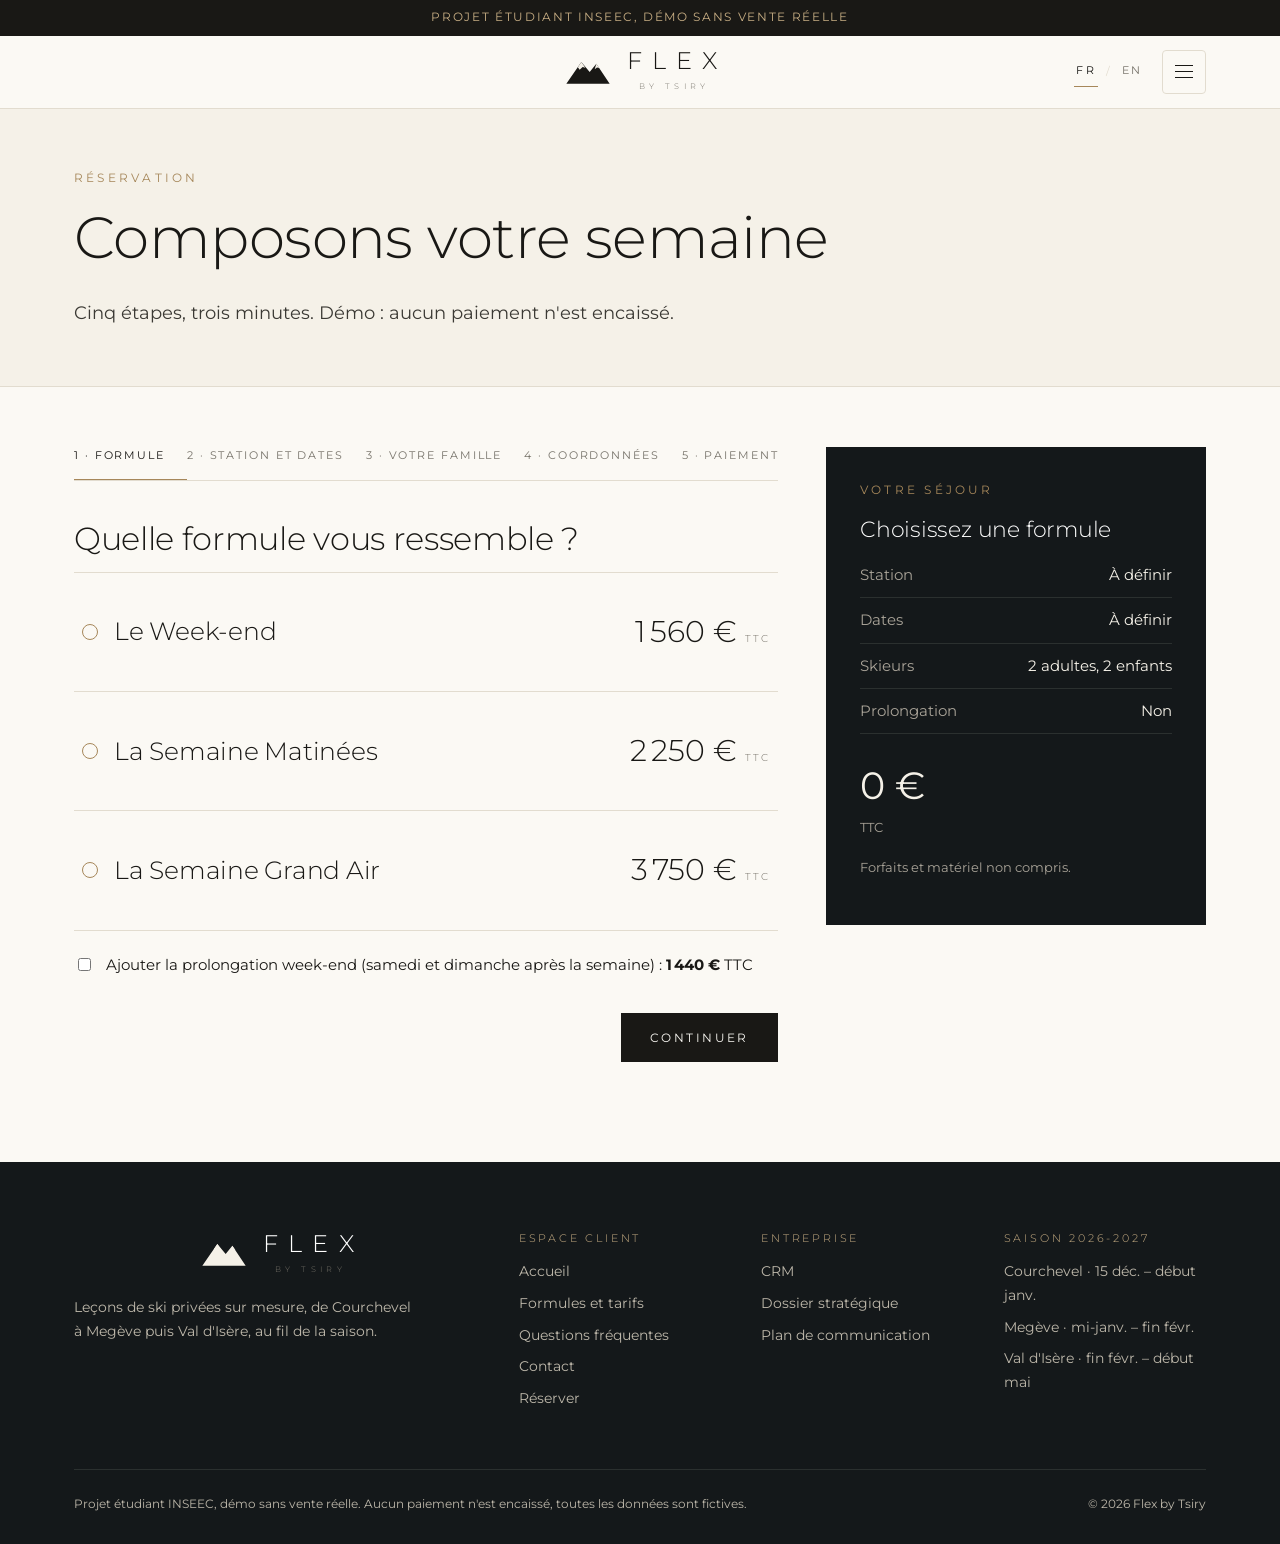
<file: reserver.html>
<!doctype html>
<html lang="fr">
<head>
<meta charset="utf-8">
<meta name="viewport" content="width=device-width, initial-scale=1">
<title>Réserver · Flex by Tsiry</title>
<link rel="icon" href="assets/favicon.svg" type="image/svg+xml">
<link rel="preconnect" href="https://fonts.googleapis.com">
<link rel="preconnect" href="https://fonts.gstatic.com" crossorigin>
<link rel="stylesheet" href="assets/site.css">
<style>
  .book{display:grid;grid-template-columns:1fr 380px;gap:48px;align-items:start;padding:60px 24px 100px}
  .book > *{min-width:0}
  @media (max-width:1080px){.book{grid-template-columns:1fr}.summary{position:static}}
  .steps{display:flex;gap:0;margin-bottom:40px;border-bottom:1px solid var(--line);overflow-x:auto;scrollbar-width:none}
  .steps::-webkit-scrollbar{display:none}
  .steps span{flex:0 0 auto;padding:0 22px 14px 0;font-size:.66rem;letter-spacing:.18em;text-transform:uppercase;color:var(--muted);border-bottom:2px solid transparent;margin-bottom:-1px;white-space:nowrap}
  .steps span.on{color:var(--ink);border-color:var(--gold)}
  .steps span.done{color:var(--gold)}
  .step{display:none;animation:fade .5s ease}
  .step.on{display:block}
  @keyframes fade{from{opacity:0;transform:translateY(10px)}to{opacity:1;transform:none}}
  .choice{display:grid;gap:14px}
  .choice{gap:0;border-top:1px solid var(--line)}
  .opt{display:flex;justify-content:space-between;align-items:center;gap:20px;border:0;border-bottom:1px solid var(--line);background:transparent;padding:34px 8px;cursor:pointer;transition:background .35s,color .35s,padding .35s}
  .opt:hover{background:rgba(166,135,90,.08)}
  .opt.sel{background:var(--ink);color:var(--ivory);padding-left:28px;padding-right:28px}
  .opt h4{font-size:clamp(1.15rem,2.2vw,1.55rem);margin:0;display:flex;align-items:center;gap:16px}
  .opt h4::before{content:"";width:14px;height:14px;border-radius:50%;border:1px solid var(--gold);flex:none;transition:background .3s}
  .opt.sel h4::before{background:var(--gold-2);border-color:var(--gold-2)}
  .opt .p{font-size:clamp(1.3rem,2.6vw,1.9rem);font-weight:300;white-space:nowrap;text-align:right}
  .opt .p small{margin-left:8px;font-size:.62rem;letter-spacing:.2em;color:var(--muted)}
  .opt.sel .p small{color:var(--gold-2)}
  .stations{display:grid;grid-template-columns:repeat(3,1fr);gap:14px}
  @media (max-width:640px){.stations{grid-template-columns:1fr}}
  .st{position:relative;height:150px;overflow:hidden;cursor:pointer;border:2px solid transparent;color:#fff}
  .st .art{position:absolute;inset:0}
  .st::after{content:"";position:absolute;inset:0;background:linear-gradient(180deg,transparent,rgba(0,0,0,.65))}
  .st div.t{position:absolute;left:16px;bottom:12px;z-index:2}
  .st div.t strong{font-family:var(--serif);font-size:1.5rem;font-weight:500;display:block}
  .st div.t span{font-size:.7rem;letter-spacing:.14em;text-transform:uppercase}
  .st.sel{border-color:var(--gold)}
  .st.off{opacity:.35;cursor:not-allowed}
  .counter{display:flex;align-items:center;justify-content:space-between;padding:18px 0;border-bottom:1px solid var(--line)}
  .counter .ctl{display:flex;align-items:center;gap:16px}
  .counter button{width:40px;height:40px;border:1px solid var(--line);background:var(--snow);cursor:pointer;font-size:1.1rem}
  .counter output{min-width:20px;text-align:center;font-family:var(--serif);font-size:1.4rem}
  .actions{display:flex;justify-content:space-between;gap:12px;margin-top:36px;flex-wrap:wrap}
  .summary{position:sticky;top:120px;background:var(--night);color:var(--ivory);padding:34px}
  .summary h3{color:#fff}
  .summary .row{display:flex;justify-content:space-between;gap:12px;padding:10px 0;border-bottom:1px solid #2B302F;font-size:.92rem}
  .summary .row span:first-child{color:#A9A398}
  .summary .total{font-family:var(--serif);font-size:2.4rem;margin-top:20px}
  .summary .ht{font-size:.82rem;color:#A9A398}
  .check{display:flex;gap:12px;align-items:flex-start;font-size:.92rem;margin:12px 0}
  .check input{width:auto;margin-top:5px}
  .paybox{border:1px solid var(--line);background:var(--snow);padding:26px}
  .demo-pay{background:var(--ivory);border:1px dashed var(--gold);padding:18px;font-size:.9rem;margin-bottom:18px}
  .confirm{text-align:center;max-width:720px;margin:0 auto;padding:90px 24px 120px}
  .confirm .seal{width:90px;height:90px;margin:0 auto 28px;border:1px solid var(--gold);border-radius:50%;display:flex;align-items:center;justify-content:center;font-family:var(--serif);font-size:2.2rem;color:var(--gold)}
  .confirm .ref{display:inline-block;margin:18px 0 30px;padding:10px 18px;border:1px solid var(--line);letter-spacing:.2em;font-size:.82rem}
  .confirm .recap{text-align:left;margin:30px auto;max-width:520px}
  .err{color:var(--warn);font-size:.85rem;min-height:1.2em;margin-top:10px}
</style>
</head>
<body data-page="reserver">

<main id="flow">
  <div class="page-head" style="padding:60px 0 40px">
    <div class="wrap">
      <span class="eyebrow">Réservation</span>
      <h1 style="font-size:clamp(2.2rem,5vw,3.6rem)">Composons votre semaine</h1>
      <p class="lead">Cinq étapes, trois minutes. Démo : aucun paiement n'est encaissé.</p>
    </div>
  </div>

  <div class="wrap book">
    <div>
      <div class="steps" id="steps">
        <span>1 · Formule</span><span>2 · Station et dates</span><span>3 · Votre famille</span><span>4 · Coordonnées</span><span>5 · Paiement</span>
      </div>

      <!-- 1 -->
      <div class="step" data-step="1">
        <h2 style="font-size:2rem">Quelle formule vous ressemble ?</h2>
        <div class="choice" id="offer-list"></div>
        <label class="check" style="margin-top:22px"><input type="checkbox" id="ext"> <span>Ajouter la prolongation week-end (samedi et dimanche après la semaine) : <strong id="ext-p"></strong> TTC</span></label>
      </div>

      <!-- 2 -->
      <div class="step" data-step="2">
        <h2 style="font-size:2rem">Où et quand ?</h2>
        <p class="muted">Choisissez la date d'arrivée : la station correspondant à la période est sélectionnée automatiquement.</p>
        <div class="field" style="max-width:320px"><label for="date">Premier jour de leçon</label><input type="date" id="date" min="2026-12-15" max="2027-05-01"></div>
        <div class="stations" id="stations"></div>
        <p class="err" id="err2"></p>
      </div>

      <!-- 3 -->
      <div class="step" data-step="3">
        <h2 style="font-size:2rem">Qui skiera avec nous ?</h2>
        <p class="muted">Jusqu'à 5 skieurs d'une même famille sont compris dans le prix.</p>
        <div class="counter"><div><strong>Adultes</strong><div class="muted" style="font-size:.85rem">18 ans et plus</div></div><div class="ctl"><button type="button" data-c="adults" data-d="-1" aria-label="Retirer un adulte">−</button><output id="adults">2</output><button type="button" data-c="adults" data-d="1" aria-label="Ajouter un adulte">+</button></div></div>
        <div class="counter"><div><strong>Enfants</strong><div class="muted" style="font-size:.85rem">de 4 à 17 ans</div></div><div class="ctl"><button type="button" data-c="kids" data-d="-1" aria-label="Retirer un enfant">−</button><output id="kids">2</output><button type="button" data-c="kids" data-d="1" aria-label="Ajouter un enfant">+</button></div></div>
        <div class="field" style="margin-top:24px"><label for="level">Niveau global de la famille</label>
          <select id="level"><option>Grands débutants</option><option selected>Niveaux mélangés</option><option>Intermédiaires, pistes rouges</option><option>Confirmés, envie de hors-piste</option></select></div>
        <div class="field"><label for="lang">Langue des leçons</label><select id="lang"><option>Français</option><option>English</option></select></div>
        <p class="err" id="err3"></p>
      </div>

      <!-- 4 -->
      <div class="step" data-step="4">
        <h2 style="font-size:2rem">Vos coordonnées</h2>
        <p class="muted">Démo : utilisez des informations fictives. Rien n'est envoyé.</p>
        <div class="grid g2" style="gap:0 18px">
          <div class="field"><label for="fn">Prénom</label><input id="fn" autocomplete="off" placeholder="Claire"></div>
          <div class="field"><label for="ln">Nom</label><input id="ln" autocomplete="off" placeholder="Dumont"></div>
          <div class="field"><label for="em">Courriel</label><input id="em" type="email" autocomplete="off" placeholder="claire@exemple.com"></div>
          <div class="field"><label for="ph">Téléphone</label><input id="ph" autocomplete="off" placeholder="+44 7000 000000"></div>
          <div class="field"><label for="ct">Pays de résidence</label><select id="ct"><option>France</option><option>Royaume-Uni</option><option>Belgique</option><option>Suisse</option><option>États-Unis</option><option>Pays-Bas</option><option>Autre</option></select></div>
          <div class="field"><label for="hotel">Hébergement (facultatif)</label><input id="hotel" autocomplete="off" placeholder="Chalet, hôtel…"></div>
        </div>
        <div class="field"><label for="note">Un mot pour votre moniteur (facultatif)</label><textarea id="note" placeholder="Notre fille a un peu peur de la vitesse…"></textarea></div>
        <p class="err" id="err4"></p>
      </div>

      <!-- 5 -->
      <div class="step" data-step="5">
        <h2 style="font-size:2rem">Paiement</h2>
        <div class="paybox">
          <div class="demo-pay"><strong>Paiement simulé.</strong> Ce site est un projet étudiant : aucune carte n'est demandée et aucun montant n'est débité. Le bouton ci-dessous simule un paiement accepté.</div>
          <div class="row" style="display:flex;justify-content:space-between;padding:8px 0"><span>Acompte de 30 % à la réservation</span><strong id="deposit"></strong></div>
          <div class="row" style="display:flex;justify-content:space-between;padding:8px 0;color:var(--muted)"><span>Solde, 30 jours avant le séjour</span><span id="balance"></span></div>
          <label class="check"><input type="checkbox" id="cgv"> <span>J'accepte les conditions d'annulation : sans frais jusqu'à 30 jours avant, 50 % retenus entre 30 et 8 jours.</span></label>
        </div>
        <p class="err" id="err5"></p>
      </div>

      <div class="actions">
        <button class="btn ghost" id="prev" type="button">Retour</button>
        <button class="btn" id="next" type="button">Continuer</button>
      </div>
    </div>

    <aside class="summary" aria-live="polite">
      <span class="eyebrow">Votre séjour</span>
      <h3 id="s-name">Choisissez une formule</h3>
      <div class="row"><span>Station</span><span id="s-st">À définir</span></div>
      <div class="row"><span>Dates</span><span id="s-dt">À définir</span></div>
      <div class="row"><span>Skieurs</span><span id="s-sk">2 adultes, 2 enfants</span></div>
      <div class="row"><span>Prolongation</span><span id="s-ex">Non</span></div>
      <div class="total" id="s-total">0 €</div>
      <div class="ht" id="s-ht">TTC</div>
      <p style="font-size:.8rem;color:#A9A398;margin-top:18px">Forfaits et matériel non compris.</p>
    </aside>
  </div>
</main>

<div id="done" hidden></div>

<script src="assets/site.js"></script>
<script src="assets/i18n.js"></script>
<script>
(function(){
  const S = { step:1, offer:null, ext:false, date:'', station:'', adults:2, kids:2 };
  const STATIONS = [
    { id:'Courchevel', img:'assets/img/st-courchevel.jpg', from:'2026-12-15', to:'2027-01-09', label:'15 déc. – 9 janv.' },
    { id:'Megève', img:'assets/img/st-megeve.jpg', from:'2027-01-16', to:'2027-02-26', label:'16 janv. – 26 févr.' },
    { id:"Val d'Isère", img:'assets/img/st-valdisere.jpg', from:'2027-02-27', to:'2027-05-01', label:'27 févr. – 1er mai' }
  ];
  const $ = id => document.getElementById(id);
  const fmtDate = d => new Date(d + 'T12:00:00').toLocaleDateString('fr-FR', { day:'numeric', month:'long', year:'numeric' });
  const addDays = (d, n) => { const x = new Date(d + 'T12:00:00'); x.setDate(x.getDate() + n); return x.toISOString().slice(0,10); };

  // Formules
  $('offer-list').innerHTML = FLEX_OFFERS.map(o =>
    '<div class="opt" tabindex="0" role="radio" aria-checked="false" data-id="' + o.id + '"><h4>' + o.name + '</h4>' +
    '<div class="p">' + flexEur(o.ttc) + '<small>TTC</small></div></div>').join('');
  $('ext-p').textContent = flexEur(FLEX_EXT.ttc);
  function pickOffer(id){
    S.offer = FLEX_OFFERS.find(o => o.id === id);
    document.querySelectorAll('.opt').forEach(el => { const on = el.dataset.id === id; el.classList.toggle('sel', on); el.setAttribute('aria-checked', on); });
    if (S.offer.id === 'weekend') { S.ext = false; $('ext').checked = false; }
    $('ext').disabled = S.offer.id === 'weekend';
    render();
  }
  document.querySelectorAll('.opt').forEach(el => {
    el.addEventListener('click', () => pickOffer(el.dataset.id));
    el.addEventListener('keydown', e => { if (e.key === 'Enter' || e.key === ' ') { e.preventDefault(); pickOffer(el.dataset.id); } });
  });
  $('ext').addEventListener('change', e => { S.ext = e.target.checked; render(); });
  const pre = new URLSearchParams(location.search).get('formule');
  if (pre && FLEX_OFFERS.some(o => o.id === pre)) pickOffer(pre);

  // Stations
  $('stations').innerHTML = STATIONS.map(s => '<div class="st" data-id="' + s.id + '"><div class="art" style="background:url(' + s.img + ') center/cover"></div><div class="t"><strong>' + s.id + '</strong><span>' + s.label + '</span></div></div>').join('');
  document.querySelectorAll('.st').forEach(el => el.addEventListener('click', () => {
    const s = STATIONS.find(x => x.id === el.dataset.id);
    if (!S.date || S.date < s.from || S.date > s.to) { S.date = s.from; $('date').value = s.from; }
    S.station = s.id; render();
  }));
  $('date').addEventListener('change', e => {
    S.date = e.target.value;
    const s = STATIONS.find(x => S.date >= x.from && S.date <= x.to);
    S.station = s ? s.id : '';
    $('err2').textContent = s ? '' : 'Cette date tombe entre deux périodes (10 – 15 janvier). Choisissez une date dans l\'une des trois périodes.';
    render();
  });

  // Compteurs
  document.querySelectorAll('[data-c]').forEach(b => b.addEventListener('click', () => {
    const k = b.dataset.c, d = +b.dataset.d, min = k === 'adults' ? 1 : 0;
    const next = S[k] + d;
    if (next < min) return;
    if (S.adults + S.kids + d > 5 && d > 0) { $('err3').textContent = 'Le prix comprend jusqu\'à 5 skieurs. Pour un groupe plus grand, écrivez-nous.'; return; }
    $('err3').textContent = ''; S[k] = next; render();
  }));

  function total(){ return S.offer ? S.offer.ttc + (S.ext ? FLEX_EXT.ttc : 0) : 0; }
  function endDate(){
    if (!S.date || !S.offer) return '';
    const n = (S.offer.id === 'weekend' ? 2 : 5) + (S.ext ? 2 : 0);
    return addDays(S.date, n - 1);
  }
  function render(){
    document.querySelectorAll('.step').forEach(el => el.classList.toggle('on', +el.dataset.step === S.step));
    document.querySelectorAll('#steps span').forEach((el, i) => { el.className = i + 1 === S.step ? 'on' : (i + 1 < S.step ? 'done' : ''); });
    document.querySelectorAll('.st').forEach(el => el.classList.toggle('sel', el.dataset.id === S.station));
    $('adults').textContent = S.adults; $('kids').textContent = S.kids;
    $('s-name').textContent = S.offer ? S.offer.name : 'Choisissez une formule';
    $('s-st').textContent = S.station || 'À définir';
    $('s-dt').textContent = S.date && S.offer ? 'du ' + fmtDate(S.date) + ' au ' + fmtDate(endDate()) : 'À définir';
    $('s-sk').textContent = S.adults + ' adulte' + (S.adults > 1 ? 's' : '') + (S.kids ? ', ' + S.kids + ' enfant' + (S.kids > 1 ? 's' : '') : '');
    $('s-ex').textContent = S.ext ? 'Oui, ' + flexEur(FLEX_EXT.ttc) : 'Non';
    const t = total();
    $('s-total').textContent = flexEur(t);
    $('s-ht').textContent = 'TTC';
    $('deposit').textContent = flexEur(Math.round(t * 0.3));
    $('balance').textContent = flexEur(t - Math.round(t * 0.3));
    $('prev').style.visibility = S.step === 1 ? 'hidden' : 'visible';
    $('next').textContent = S.step === 5 ? 'Payer ' + flexEur(Math.round(t * 0.3)) + ' (simulation)' : 'Continuer';
  }

  function validate(){
    if (S.step === 1 && !S.offer) { flexToast('Choisissez une formule pour continuer.'); return false; }
    if (S.step === 2) {
      if (!S.date || !S.station) { $('err2').textContent = 'Choisissez une date ou une station.'; return false; }
      const s = STATIONS.find(x => x.id === S.station);
      if (endDate() > s.to) { $('err2').textContent = 'Le séjour dépasserait la fin de la période à ' + s.id + ' (' + s.label + '). Choisissez une date plus tôt.'; return false; }
      if (S.offer.id === 'weekend' && new Date(S.date + 'T12:00:00').getDay() !== 6) { $('err2').textContent = 'La formule Le Week-end commence un samedi.'; return false; }
      $('err2').textContent = '';
    }
    if (S.step === 4) {
      const ok = $('fn').value.trim() && $('ln').value.trim() && /.+@.+\..+/.test($('em').value);
      $('err4').textContent = ok ? '' : 'Prénom, nom et un courriel valide sont nécessaires.';
      return !!ok;
    }
    if (S.step === 5 && !$('cgv').checked) { $('err5').textContent = 'Merci d\'accepter les conditions d\'annulation.'; return false; }
    return true;
  }

  $('next').addEventListener('click', () => {
    if (!validate()) return;
    if (S.step < 5) { S.step++; render(); window.scrollTo({ top: 0, behavior: 'smooth' }); return; }
    pay();
  });
  $('prev').addEventListener('click', () => { if (S.step > 1) { S.step--; render(); window.scrollTo({ top: 0, behavior: 'smooth' }); } });

  function pay(){
    const btn = $('next'); btn.disabled = true; btn.textContent = 'Paiement en cours…';
    setTimeout(() => {
      const ref = 'FLX-' + Date.now().toString(36).toUpperCase().slice(-6);
      const order = {
        type:'order', ref, date:new Date().toISOString(),
        name: $('fn').value.trim() + ' ' + $('ln').value.trim(), email: $('em').value.trim(), phone: $('ph').value.trim(),
        country: $('ct').value, hotel: $('hotel').value.trim(), note: $('note').value.trim(),
        offer: S.offer.name + (S.ext ? ' + prolongation week-end' : ''), station: S.station, start: S.date, end: endDate(),
        adults: S.adults, kids: S.kids, level: $('level').value, lang: $('lang').value, ttc: total(), deposit: Math.round(total() * 0.3)
      };
      try { const a = JSON.parse(localStorage.getItem('flex_inbound') || '[]'); a.push(order); localStorage.setItem('flex_inbound', JSON.stringify(a)); } catch (e) {}
      document.getElementById('flow').hidden = true;
      const d = document.getElementById('done'); d.hidden = false;
      d.innerHTML = '<div class="confirm"><div class="seal">✓</div><span class="eyebrow">Réservation confirmée · démo</span>' +
        '<h1 style="font-size:clamp(2.2rem,5vw,3.4rem)">Merci, ' + $('fn').value.trim().replace(/[<>&]/g,'') + '. Votre semaine est réservée.</h1>' +
        '<p class="lead" style="margin:0 auto">Votre moniteur vous appelle sous 24 heures pour faire connaissance avec chaque skieur et préparer le premier matin.</p>' +
        '<div class="ref">Référence ' + ref + '</div>' +
        '<dl class="kv recap card"><dt>Formule</dt><dd>' + order.offer + '</dd><dt>Station</dt><dd>' + order.station + '</dd><dt>Dates</dt><dd>du ' + fmtDate(order.start) + ' au ' + fmtDate(order.end) + '</dd><dt>Skieurs</dt><dd>' + $('s-sk').textContent + '</dd><dt>Total</dt><dd>' + flexEur(order.ttc) + ' TTC</dd><dt>Acompte simulé</dt><dd>' + flexEur(order.deposit) + '</dd></dl>' +
        '<p class="form-note">Aucun paiement n\'a été encaissé. Cette réservation apparaît maintenant dans le CRM de démonstration, étape « Gagné ».</p>' +
        '<div style="display:flex;gap:12px;justify-content:center;flex-wrap:wrap;margin-top:28px"><a class="btn" href="crm.html">Voir dans le CRM</a><a class="btn ghost" href="index.html">Retour à l\'accueil</a></div></div>';
      window.scrollTo({ top: 0 });
    }, 1400);
  }

  render();
})();
</script>
</body>
</html>
</file>
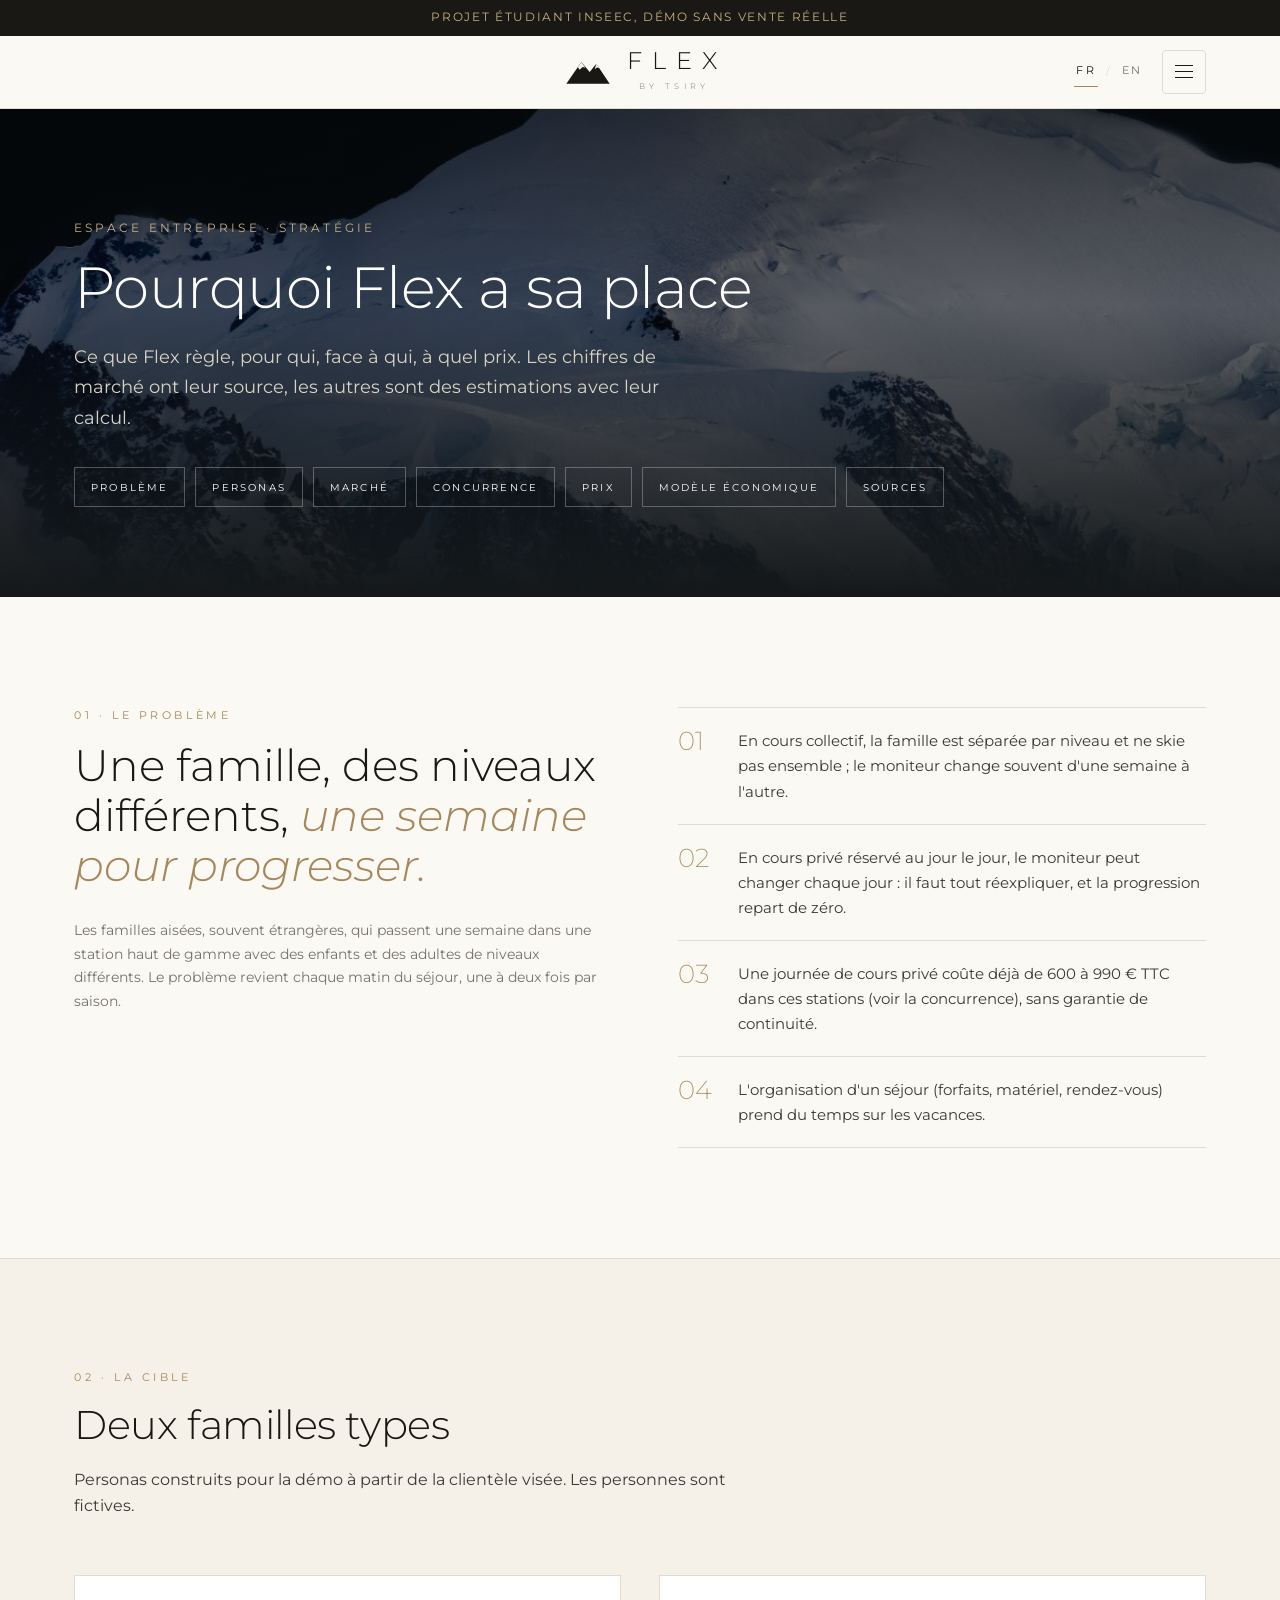
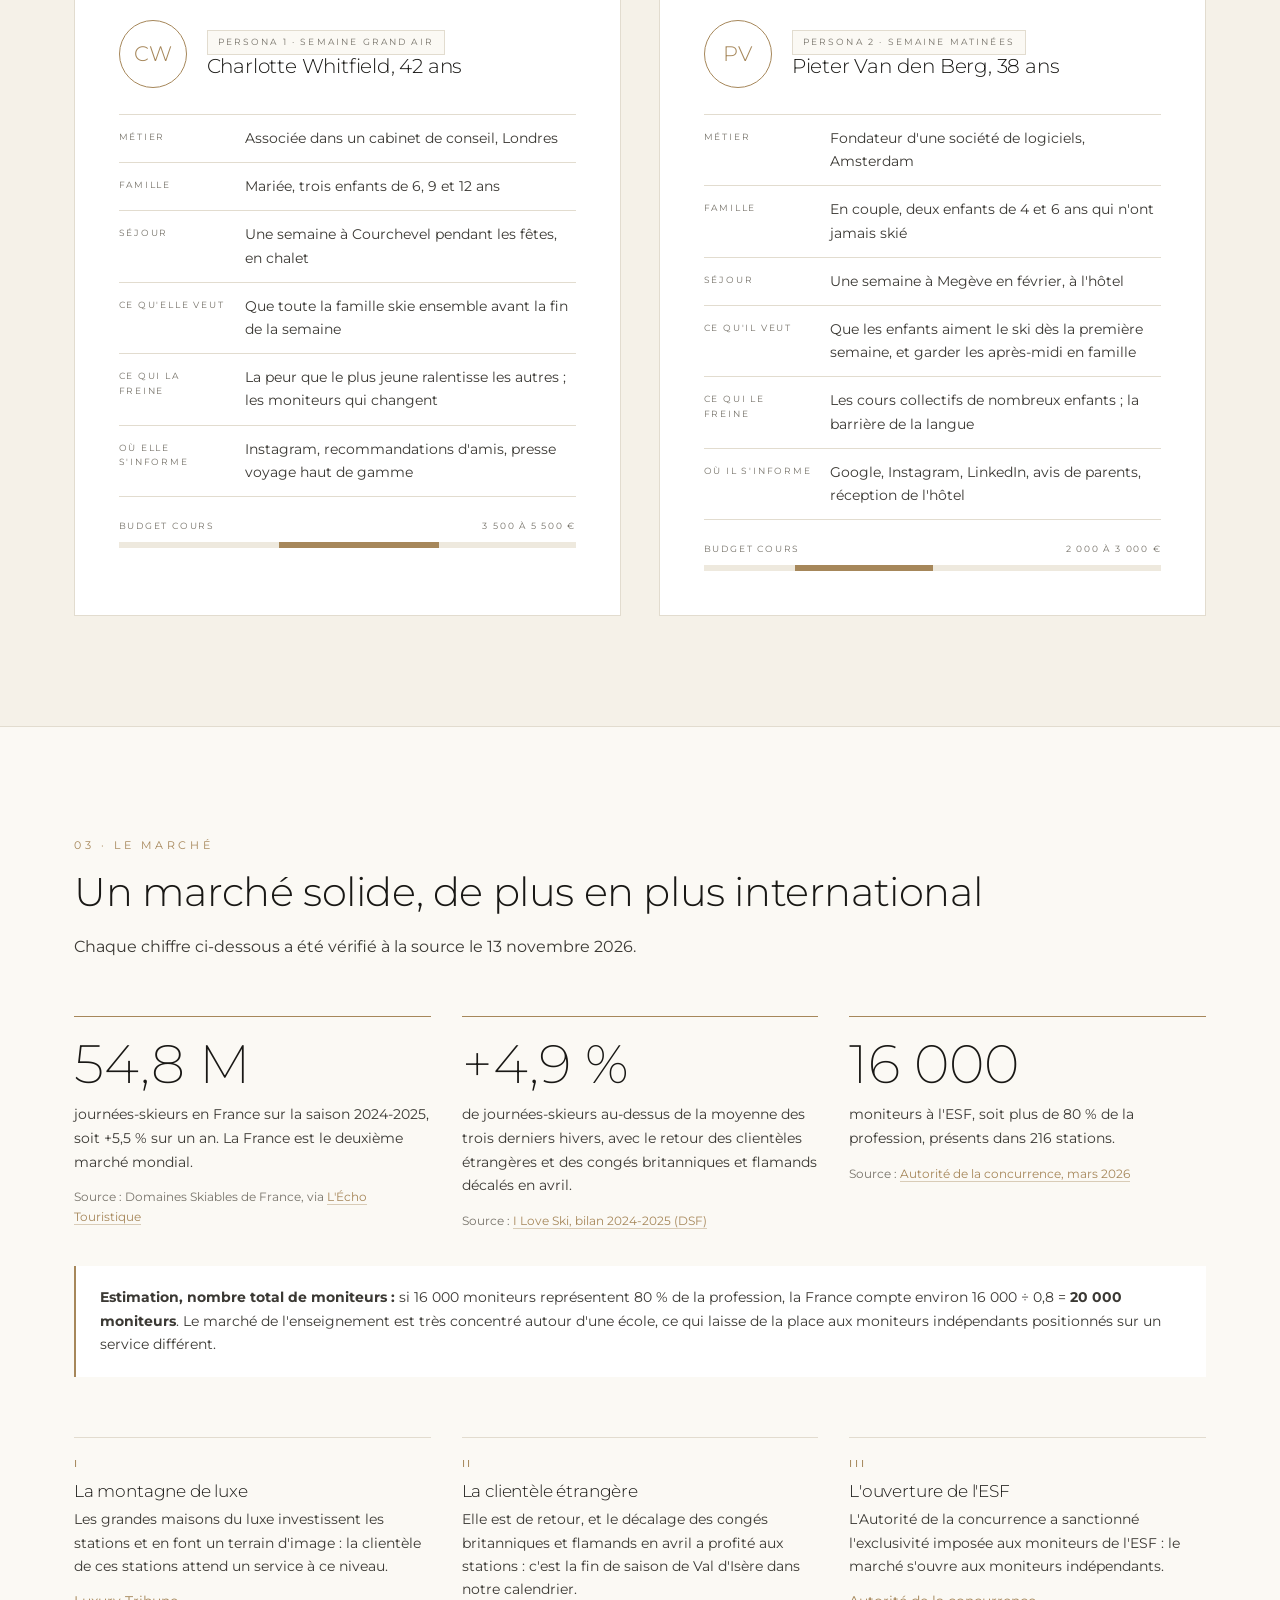
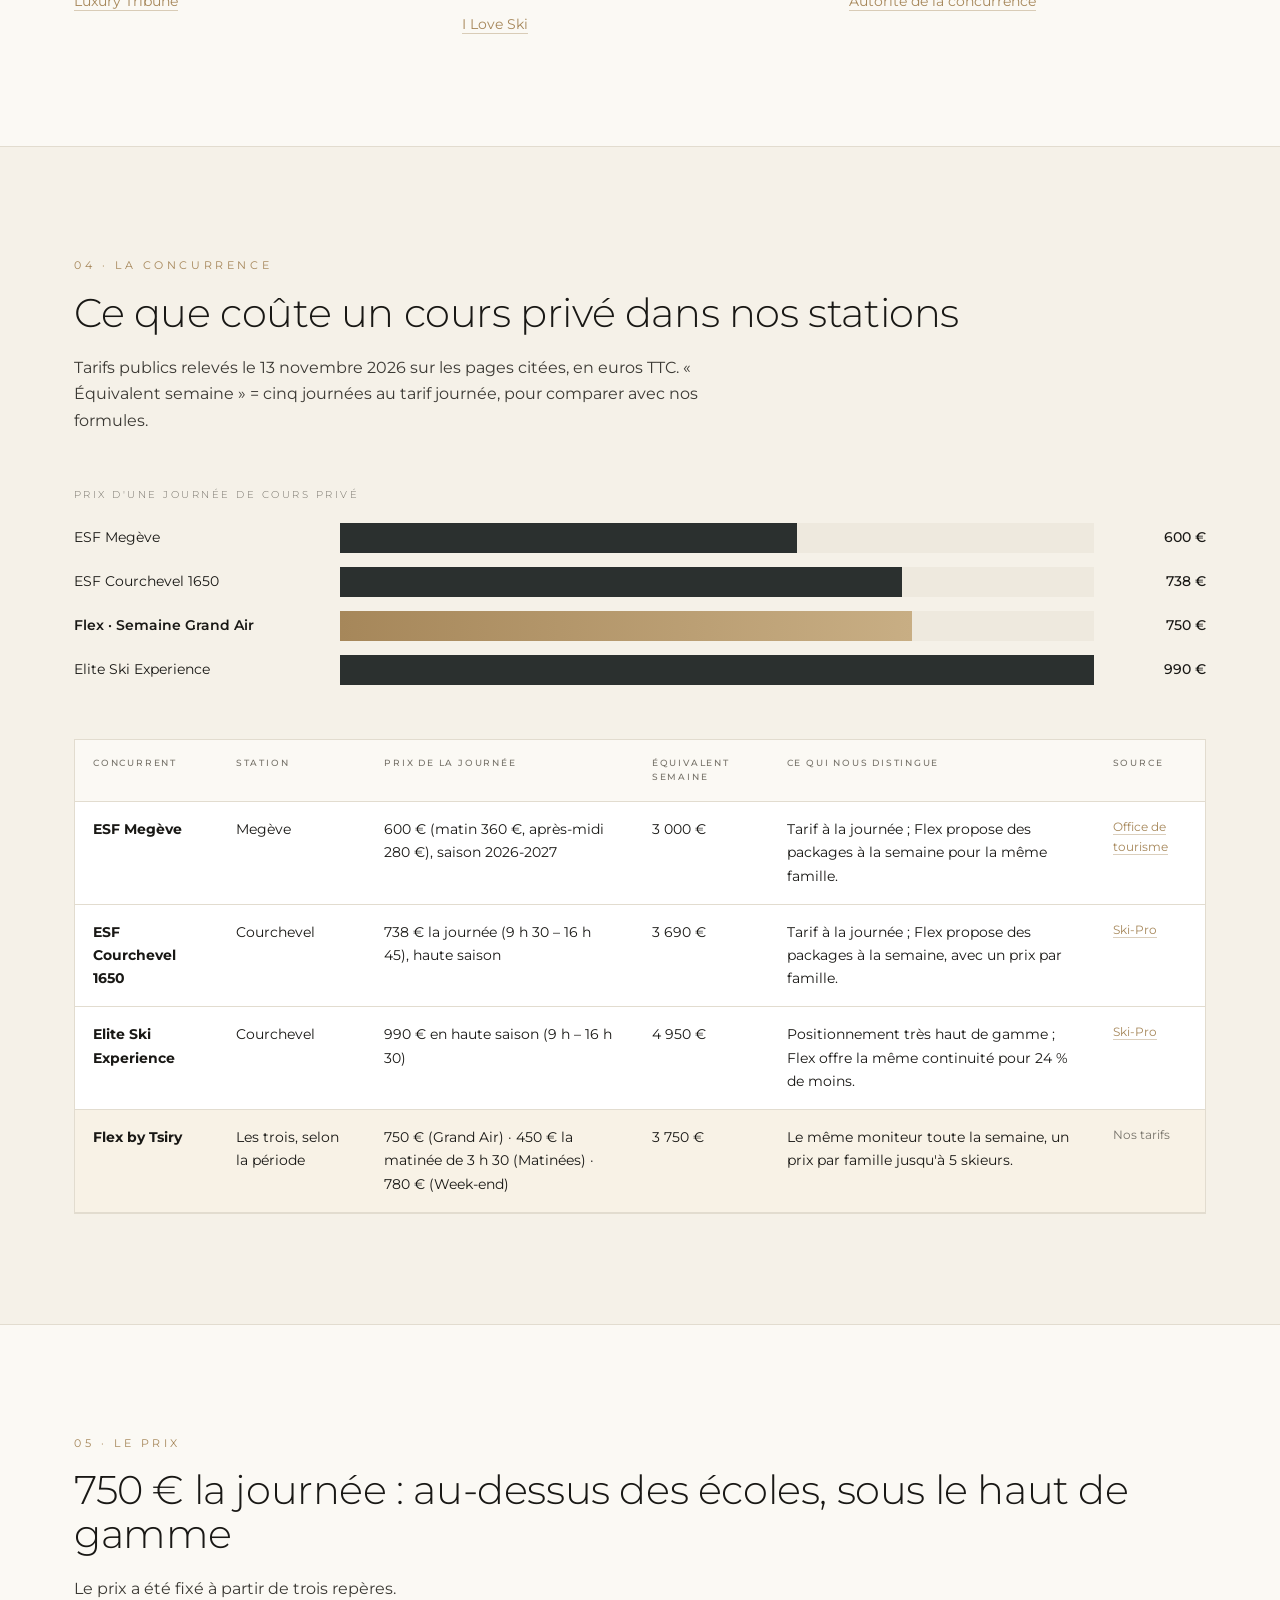
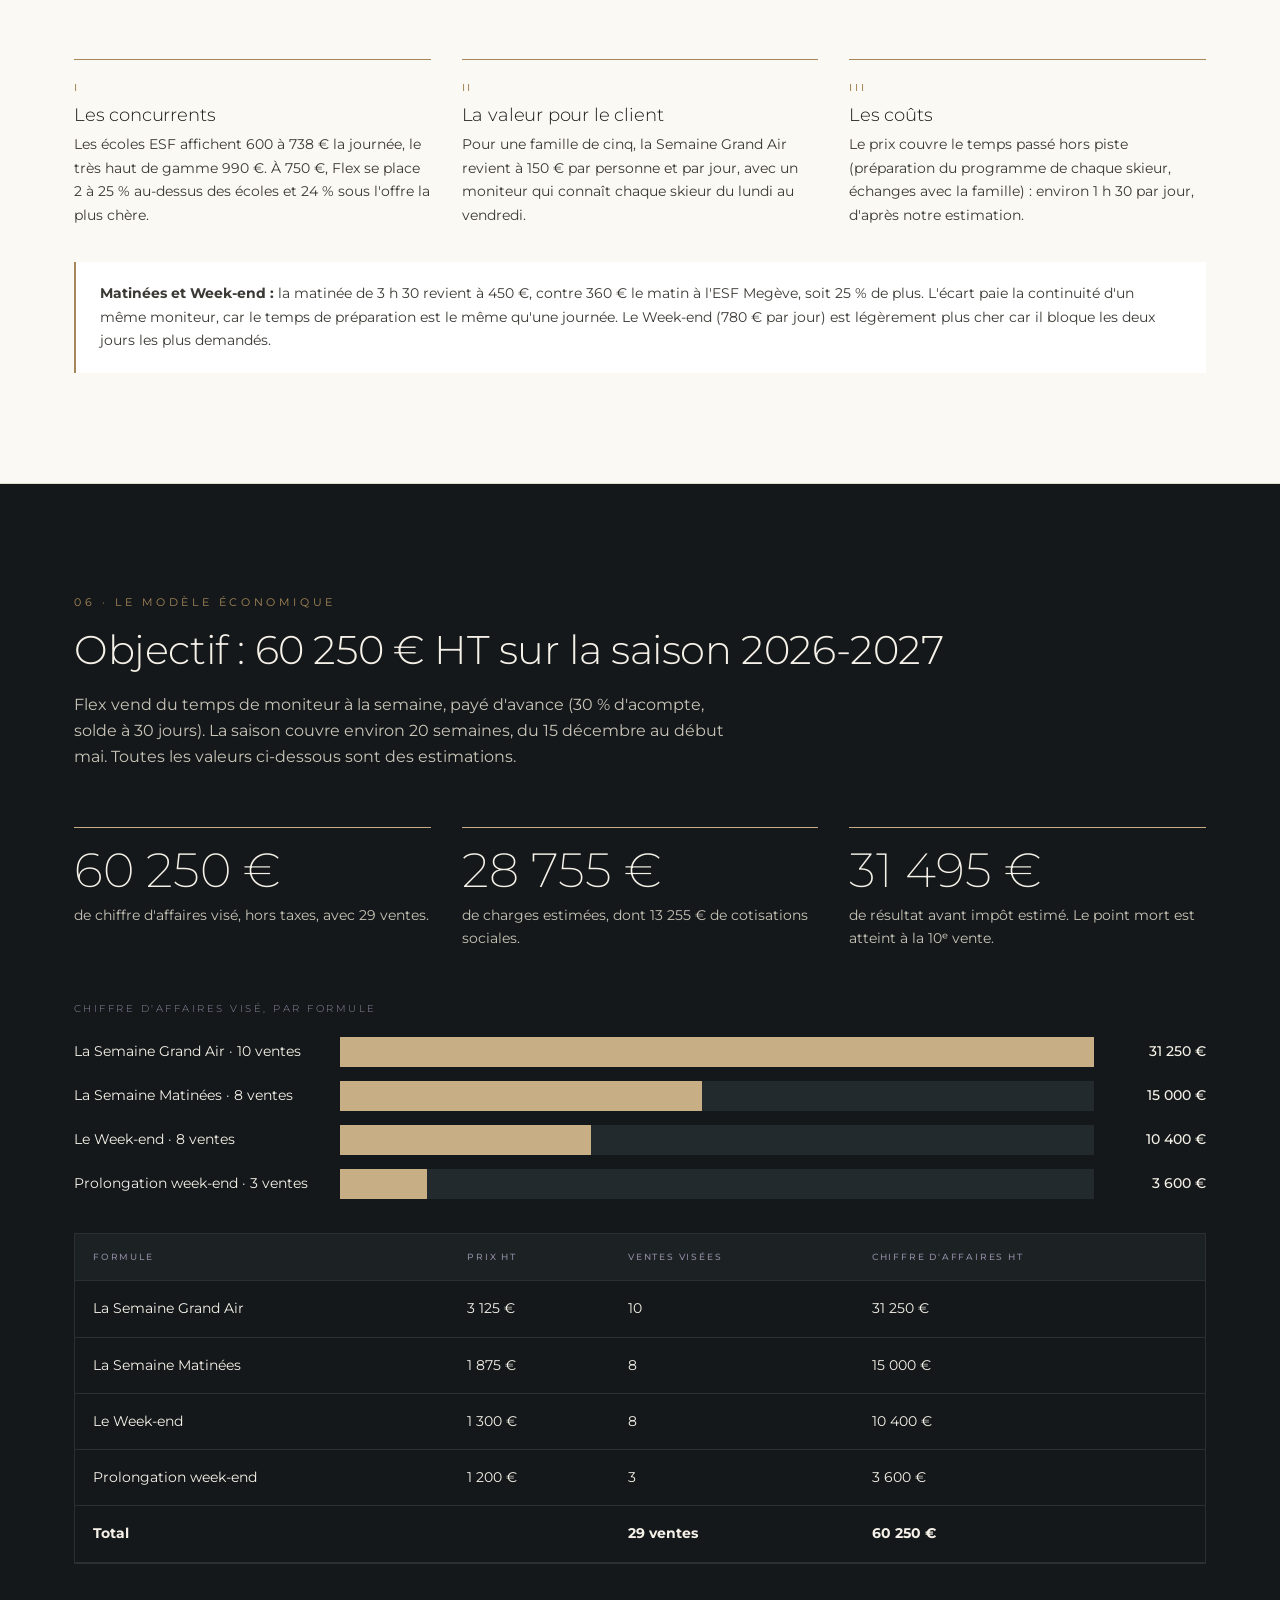
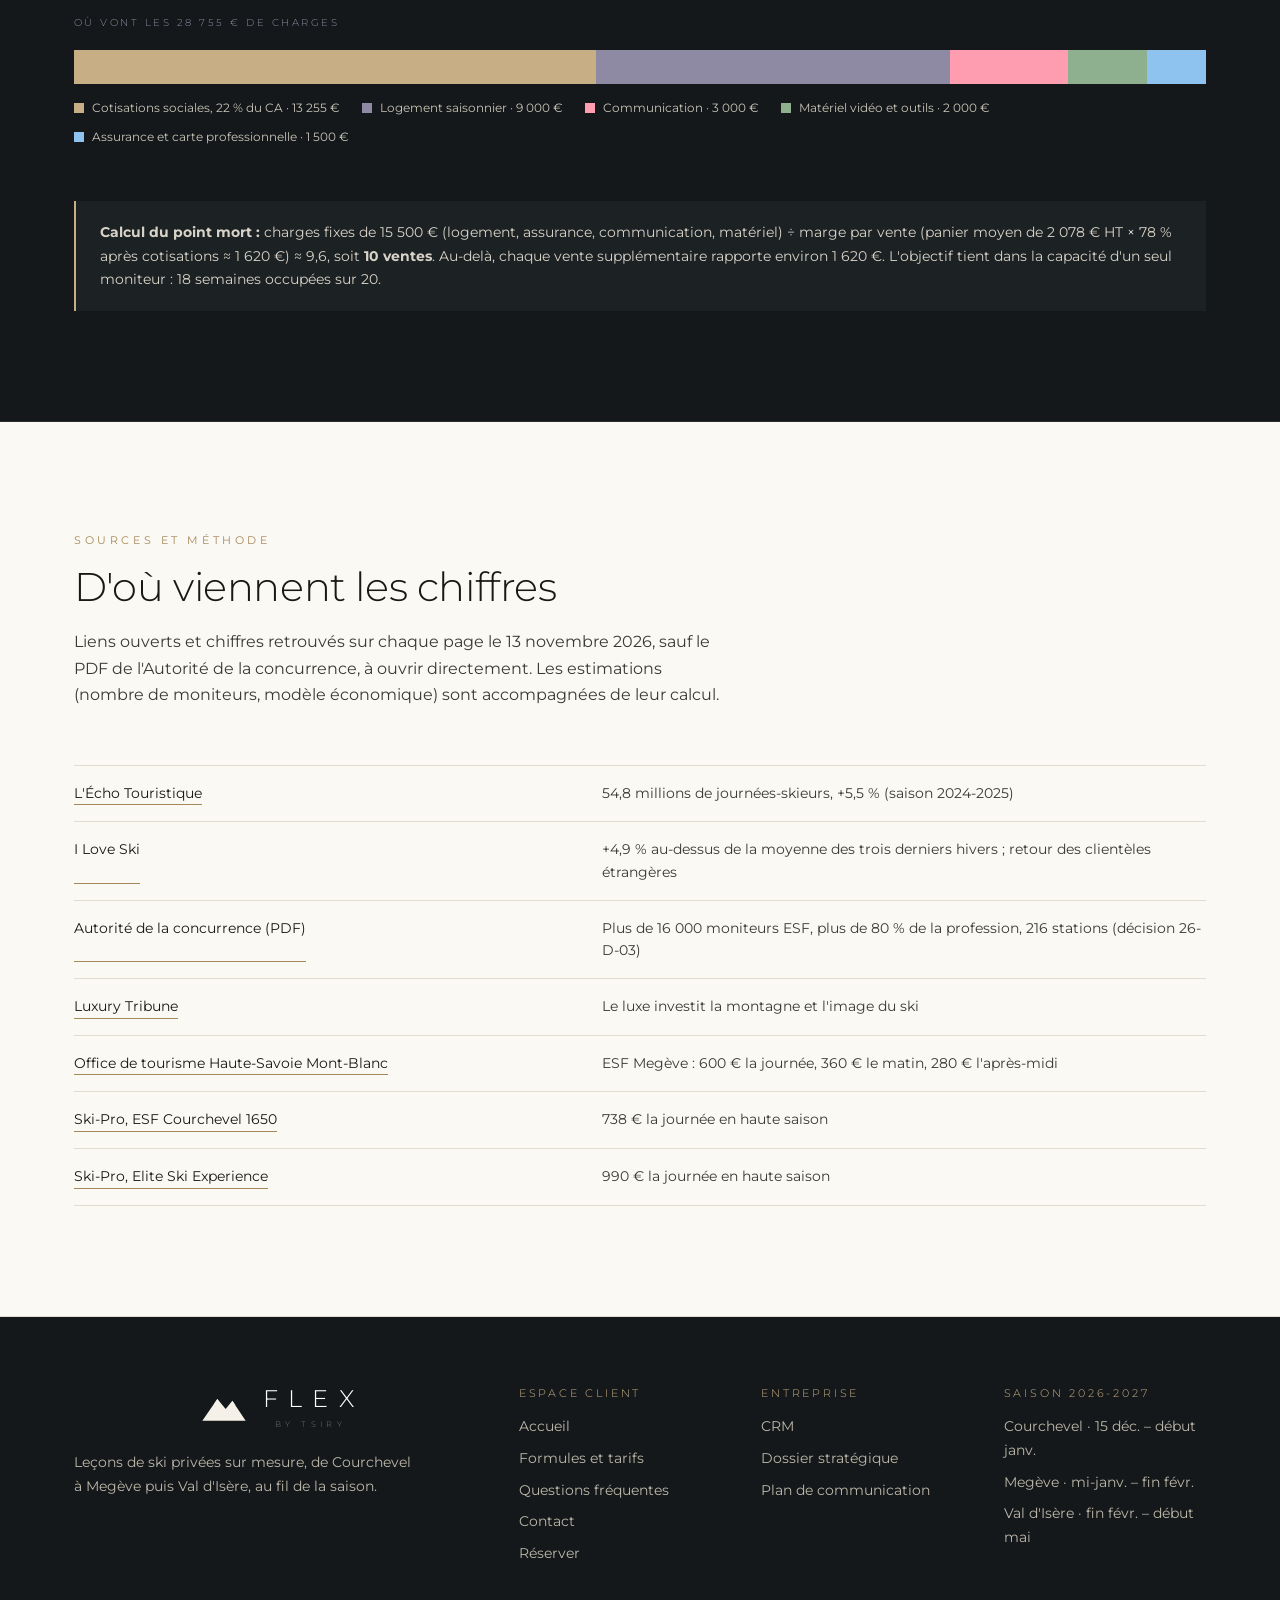
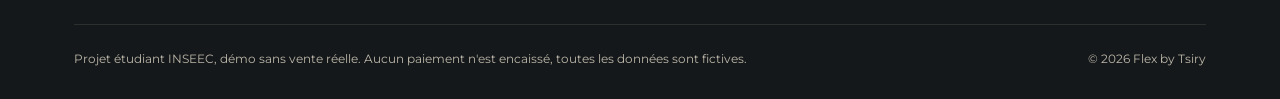
<file: strategie.html>
<!doctype html>
<html lang="fr">
<head>
<meta charset="utf-8">
<meta name="viewport" content="width=device-width, initial-scale=1">
<title>Dossier stratégique · Flex by Tsiry</title>
<link rel="icon" href="assets/favicon.svg" type="image/svg+xml">
<link rel="stylesheet" href="assets/site.css">
<style>
  .phero{position:relative;overflow:hidden;background:#05070a;color:#fff;padding:110px 0 90px}
  .phero::before{content:"";position:absolute;inset:0;background:url(assets/img/lx-mont-blanc.jpg) 50% 40% / cover no-repeat;opacity:.5}
  .phero::after{content:"";position:absolute;inset:0;background:linear-gradient(180deg,rgba(5,7,10,.55),rgba(5,7,10,.2) 40%,#14181A 100%)}
  .phero .wrap{position:relative;z-index:1}
  .phero .eyebrow{color:var(--gold-2)}
  .phero h1{font-size:clamp(2rem,4.6vw,3.6rem);color:#fff;margin:0 0 .4em}
  .phero .lead{color:#D9D3C6;max-width:640px}
  .toc{display:flex;flex-wrap:wrap;gap:10px;margin-top:34px}
  .toc a{background:transparent;font-family:var(--brand);font-size:.62rem;letter-spacing:.22em;text-transform:uppercase;text-decoration:none;color:#fff;padding:11px 16px;border:1px solid rgba(255,255,255,.28);transition:background .3s,color .3s}
  .toc a:hover{background:#fff;color:var(--ink)}
  .sec{padding:110px 0;border-bottom:1px solid var(--line)}
  .sec.dark{background:#14181A;color:var(--ivory);border-color:#2B302F}
  .sec.ivory{background:var(--ivory)}
  .label{display:block;font-family:var(--brand);font-size:.66rem;letter-spacing:.34em;text-transform:uppercase;color:var(--gold);margin-bottom:16px}
  .sec h2{font-size:clamp(1.6rem,3.2vw,2.5rem);margin:0 0 .5em}
  .sec .intro{max-width:660px;color:var(--ink-2);margin:0 0 56px}
  .sec.dark .intro{color:#C9C4B8}
  .src{font-size:.74rem;color:var(--muted);margin:14px 0 0}
  .src a{color:var(--gold);text-decoration:none;border-bottom:1px solid rgba(166,135,90,.4)}
  .dark .src{color:#8f8aa3}

  /* Problème */
  .two{display:grid;grid-template-columns:1fr 1fr;gap:clamp(30px,6vw,100px);align-items:start}
  .big{font-size:clamp(1.7rem,3.4vw,2.8rem);font-weight:300;line-height:1.15;margin:0}
  .big em{font-style:italic;color:var(--gold)}
  .costs{list-style:none;margin:0;padding:0;border-top:1px solid var(--line)}
  .costs li{display:grid;grid-template-columns:44px 1fr;gap:16px;padding:20px 0;border-bottom:1px solid var(--line);font-size:.95rem;color:var(--ink-2)}
  .costs li b{font-weight:200;font-size:1.6rem;color:var(--gold);line-height:1}

  /* Personas */
  .personas{display:grid;grid-template-columns:1fr 1fr;gap:clamp(20px,3vw,44px)}
  .persona{background:#fff;border:1px solid var(--line);padding:clamp(24px,3.4vw,44px)}
  .persona .top{display:flex;gap:20px;align-items:center;margin-bottom:26px}
  .persona .mono{width:68px;height:68px;border-radius:50%;border:1px solid var(--gold);display:flex;align-items:center;justify-content:center;font-weight:300;font-size:1.3rem;color:var(--gold);flex:none}
  .persona h3{font-size:1.25rem;font-weight:300;margin:0 0 4px}
  .persona .tag{font-family:var(--brand);font-size:.56rem;letter-spacing:.24em;text-transform:uppercase;color:var(--muted)}
  .persona dl{margin:0;border-top:1px solid var(--line)}
  .persona dl div{display:grid;grid-template-columns:110px 1fr;gap:16px;padding:12px 0;border-bottom:1px solid var(--line);font-size:.88rem}
  .persona dt{font-family:var(--brand);font-size:.56rem;letter-spacing:.2em;text-transform:uppercase;color:var(--muted);padding-top:3px}
  .persona dd{margin:0;color:var(--ink-2)}
  .budget{margin-top:22px}
  .budget small{font-family:var(--brand);font-size:.56rem;letter-spacing:.2em;text-transform:uppercase;color:var(--muted);display:flex;justify-content:space-between;margin-bottom:8px}
  .budget .track{height:6px;background:#EEE9DE;position:relative}
  .budget .track i{position:absolute;top:0;bottom:0;background:var(--gold)}

  /* Marché */
  .stats{display:grid;grid-template-columns:repeat(3,1fr);gap:clamp(14px,2.4vw,34px)}
  .stat{border-top:1px solid var(--gold);padding-top:20px}
  .stat .n{font-size:clamp(2.2rem,4.2vw,3.4rem);font-weight:200;line-height:1}
  .stat .l{margin-top:12px;font-size:.9rem;color:var(--ink-2)}
  .estimate{background:#fff;border-left:2px solid var(--gold);padding:20px 24px;font-size:.9rem;margin-top:34px;color:var(--ink-2)}
  .trends{display:grid;grid-template-columns:repeat(3,1fr);gap:clamp(14px,2.4vw,34px);margin-top:60px}
  .trend{border-top:1px solid var(--line);padding-top:18px}
  .trend b{font-family:var(--brand);font-size:.6rem;letter-spacing:.3em;color:var(--gold);font-weight:500;display:block;margin-bottom:10px}
  .trend h3{font-size:1.05rem;font-weight:500;margin:0 0 8px}
  .trend p{margin:0;font-size:.88rem;color:var(--ink-2)}
  .trend p.src{margin-top:12px}

  /* Concurrence */
  .chart{margin:0 0 54px}
  .chart h3,.dark h3.sub{font-family:var(--brand);font-size:.6rem;letter-spacing:.26em;text-transform:uppercase;color:var(--muted);font-weight:500;margin:0 0 22px}
  .dark h3.sub{color:#8f8aa3}
  .bar{display:grid;grid-template-columns:minmax(120px,250px) 1fr 96px;gap:16px;align-items:center;margin:0 0 14px;font-size:.88rem}
  .bar .t{height:30px;background:#EEE9DE;position:relative;overflow:hidden}
  .bar .t i{position:absolute;left:0;top:0;bottom:0;width:0;background:#2B302F;transition:width 1.4s cubic-bezier(.2,.7,.2,1)}
  .reveal.in .bar .t i{width:var(--w)}
  .bar.us .t i{background:linear-gradient(90deg,#A6875A,#C8AE84)}
  .bar b{font-weight:500;text-align:right}
  .bar.us span:first-child{font-weight:600}
  .dark .bar .t{background:#232a2d}
  .dark .bar .t i{background:var(--gold-2)}
  .table-wrap{overflow-x:auto;border:1px solid var(--line);background:#fff}
  table{width:100%;border-collapse:collapse;font-size:.88rem;min-width:760px}
  th,td{text-align:left;padding:16px 18px;border-bottom:1px solid var(--line);vertical-align:top}
  th{font-family:var(--brand);font-size:.56rem;letter-spacing:.2em;text-transform:uppercase;color:var(--muted);font-weight:500;background:var(--paper)}
  tr.us td{background:#F8F2E6}
  td .src{margin:0}
  .dark table{color:var(--ivory);min-width:0}
  .dark th{background:#1C2123;color:#8f8aa3}
  .dark td,.dark th{border-color:#2B302F}
  .dark .table-wrap{background:transparent;border-color:#2B302F}

  /* Prix & modèle */
  .pcols{display:grid;grid-template-columns:repeat(3,1fr);gap:clamp(14px,2.4vw,34px)}
  .pcol{border-top:1px solid var(--gold);padding-top:20px}
  .pcol b{font-family:var(--brand);font-size:.6rem;letter-spacing:.3em;color:var(--gold);font-weight:500;display:block;margin-bottom:10px}
  .pcol h3{font-size:1.1rem;font-weight:500;margin:0 0 8px}
  .pcol p{margin:0;font-size:.9rem;color:var(--ink-2)}
  .goal{display:grid;grid-template-columns:repeat(3,1fr);gap:clamp(14px,2.4vw,34px);margin:0 0 54px}
  .goal > div{border-top:1px solid var(--gold-2);padding-top:18px}
  .goal .n{font-size:clamp(2rem,3.8vw,3rem);font-weight:200;line-height:1}
  .goal .l{margin-top:10px;font-size:.88rem;color:#C9C4B8}
  .stack{display:flex;height:34px;margin:0 0 14px;background:#222}
  .stack i{display:block;width:0;transition:width 1.4s cubic-bezier(.2,.7,.2,1)}
  .reveal.in .stack i{width:var(--w)}
  .keys{display:flex;flex-wrap:wrap;gap:8px 22px;font-size:.78rem;color:#C9C4B8;margin:0}
  .keys span{display:inline-flex;align-items:center;gap:8px}
  .keys i{width:10px;height:10px;display:inline-block}
  .calc{background:#1C2123;border-left:2px solid var(--gold-2);padding:20px 24px;font-size:.88rem;color:#D8D3C8;margin-top:54px}

  /* Sources */
  .srcs{list-style:none;margin:0;padding:0;border-top:1px solid var(--line)}
  .srcs li{display:grid;grid-template-columns:1fr 1.2fr;gap:24px;padding:16px 0;border-bottom:1px solid var(--line);font-size:.86rem}
  .srcs a{color:var(--ink);text-decoration:none;border-bottom:1px solid var(--gold);justify-self:start}
  .srcs span{color:var(--ink-2)}

  @media (max-width:980px){
    .two,.personas,.pcols,.trends,.stats,.goal{grid-template-columns:1fr}
    .srcs li{grid-template-columns:1fr;gap:4px}
  }
  @media (max-width:640px){
    .sec{padding:80px 0}
    .bar{grid-template-columns:1fr 70px;gap:6px 12px}.bar .t{grid-column:1 / -1;order:3}
    .persona dl div{grid-template-columns:1fr;gap:2px}
  }
</style>
</head>
<body data-page="strategie">

<header class="phero">
  <div class="wrap">
    <span class="eyebrow">Espace entreprise · Stratégie</span>
    <h1>Pourquoi Flex a sa place</h1>
    <p class="lead">Ce que Flex règle, pour qui, face à qui, à quel prix. Les chiffres de marché ont leur source, les autres sont des estimations avec leur calcul.</p>
    <nav class="toc" aria-label="Sommaire">
      <a href="#probleme">Problème</a><a href="#personas">Personas</a><a href="#marche">Marché</a><a href="#concurrence">Concurrence</a><a href="#prix">Prix</a><a href="#modele">Modèle économique</a><a href="#sources">Sources</a>
    </nav>
  </div>
</header>

<main>
  <!-- 01 PROBLÈME -->
  <section class="sec" id="probleme">
    <div class="wrap two">
      <div class="reveal">
        <span class="label">01 · Le problème</span>
        <p class="big">Une famille, des niveaux différents, <em>une semaine pour progresser.</em></p>
        <p class="src" style="margin-top:28px;font-size:.9rem">Les familles aisées, souvent étrangères, qui passent une semaine dans une station haut de gamme avec des enfants et des adultes de niveaux différents. Le problème revient chaque matin du séjour, une à deux fois par saison.</p>
      </div>
      <ul class="costs reveal">
        <li><b>01</b><span>En cours collectif, la famille est séparée par niveau et ne skie pas ensemble ; le moniteur change souvent d'une semaine à l'autre.</span></li>
        <li><b>02</b><span>En cours privé réservé au jour le jour, le moniteur peut changer chaque jour : il faut tout réexpliquer, et la progression repart de zéro.</span></li>
        <li><b>03</b><span>Une journée de cours privé coûte déjà de 600 à 990 € TTC dans ces stations (voir la concurrence), sans garantie de continuité.</span></li>
        <li><b>04</b><span>L'organisation d'un séjour (forfaits, matériel, rendez-vous) prend du temps sur les vacances.</span></li>
      </ul>
    </div>
  </section>

  <!-- 02 PERSONAS -->
  <section class="sec ivory" id="personas">
    <div class="wrap">
      <span class="label">02 · La cible</span>
      <h2>Deux familles types</h2>
      <p class="intro">Personas construits pour la démo à partir de la clientèle visée. Les personnes sont fictives.</p>
      <div class="personas">
        <article class="persona reveal">
          <div class="top"><div class="mono">CW</div><div><span class="tag">Persona 1 · Semaine Grand Air</span><h3>Charlotte Whitfield, 42 ans</h3></div></div>
          <dl>
            <div><dt>Métier</dt><dd>Associée dans un cabinet de conseil, Londres</dd></div>
            <div><dt>Famille</dt><dd>Mariée, trois enfants de 6, 9 et 12 ans</dd></div>
            <div><dt>Séjour</dt><dd>Une semaine à Courchevel pendant les fêtes, en chalet</dd></div>
            <div><dt>Ce qu'elle veut</dt><dd>Que toute la famille skie ensemble avant la fin de la semaine</dd></div>
            <div><dt>Ce qui la freine</dt><dd>La peur que le plus jeune ralentisse les autres ; les moniteurs qui changent</dd></div>
            <div><dt>Où elle s'informe</dt><dd>Instagram, recommandations d'amis, presse voyage haut de gamme</dd></div>
          </dl>
          <div class="budget"><small><span>Budget cours</span><span>3 500 à 5 500 €</span></small><div class="track"><i style="left:35%;right:30%"></i></div></div>
        </article>
        <article class="persona reveal">
          <div class="top"><div class="mono">PV</div><div><span class="tag">Persona 2 · Semaine Matinées</span><h3>Pieter Van den Berg, 38 ans</h3></div></div>
          <dl>
            <div><dt>Métier</dt><dd>Fondateur d'une société de logiciels, Amsterdam</dd></div>
            <div><dt>Famille</dt><dd>En couple, deux enfants de 4 et 6 ans qui n'ont jamais skié</dd></div>
            <div><dt>Séjour</dt><dd>Une semaine à Megève en février, à l'hôtel</dd></div>
            <div><dt>Ce qu'il veut</dt><dd>Que les enfants aiment le ski dès la première semaine, et garder les après-midi en famille</dd></div>
            <div><dt>Ce qui le freine</dt><dd>Les cours collectifs de nombreux enfants ; la barrière de la langue</dd></div>
            <div><dt>Où il s'informe</dt><dd>Google, Instagram, LinkedIn, avis de parents, réception de l'hôtel</dd></div>
          </dl>
          <div class="budget"><small><span>Budget cours</span><span>2 000 à 3 000 €</span></small><div class="track"><i style="left:20%;right:50%"></i></div></div>
        </article>
      </div>
    </div>
  </section>

  <!-- 03 MARCHÉ -->
  <section class="sec" id="marche">
    <div class="wrap">
      <span class="label">03 · Le marché</span>
      <h2>Un marché solide, de plus en plus international</h2>
      <p class="intro">Chaque chiffre ci-dessous a été vérifié à la source le 13 novembre 2026.</p>
      <div class="stats reveal">
        <div class="stat"><div class="n">54,8 M</div><div class="l">journées-skieurs en France sur la saison 2024-2025, soit +5,5 % sur un an. La France est le deuxième marché mondial.</div><p class="src">Source : Domaines Skiables de France, via <a href="https://www.lechotouristique.com/article/hiver-2024-2025-la-france-tutoie-les-55-millions-de-journees-skieurs" target="_blank" rel="noopener">L'Écho Touristique</a></p></div>
        <div class="stat"><div class="n">+4,9 %</div><div class="l">de journées-skieurs au-dessus de la moyenne des trois derniers hivers, avec le retour des clientèles étrangères et des congés britanniques et flamands décalés en avril.</div><p class="src">Source : <a href="https://www.iloveski.org/fr/2025/10/03/bilan-2024-2025/" target="_blank" rel="noopener">I Love Ski, bilan 2024-2025 (DSF)</a></p></div>
        <div class="stat"><div class="n">16 000</div><div class="l">moniteurs à l'ESF, soit plus de 80 % de la profession, présents dans 216 stations.</div><p class="src">Source : <a href="https://www.autoritedelaconcurrence.fr/sites/default/files/2026-03/Diapo_ESF_ADLCweb_FR.pdf" target="_blank" rel="noopener">Autorité de la concurrence, mars 2026</a></p></div>
      </div>
      <div class="estimate reveal"><strong>Estimation, nombre total de moniteurs :</strong> si 16 000 moniteurs représentent 80 % de la profession, la France compte environ 16 000 ÷ 0,8 = <strong>20 000 moniteurs</strong>. Le marché de l'enseignement est très concentré autour d'une école, ce qui laisse de la place aux moniteurs indépendants positionnés sur un service différent.</div>
      <div class="trends reveal">
        <div class="trend"><b>I</b><h3>La montagne de luxe</h3><p>Les grandes maisons du luxe investissent les stations et en font un terrain d'image : la clientèle de ces stations attend un service à ce niveau.</p><p class="src"><a href="https://www.luxurytribune.com/en/from-the-slopes-to-the-podium-how-luxury-is-shaping-the-image-of-skiing" target="_blank" rel="noopener">Luxury Tribune</a></p></div>
        <div class="trend"><b>II</b><h3>La clientèle étrangère</h3><p>Elle est de retour, et le décalage des congés britanniques et flamands en avril a profité aux stations : c'est la fin de saison de Val d'Isère dans notre calendrier.</p><p class="src"><a href="https://www.iloveski.org/fr/2025/10/03/bilan-2024-2025/" target="_blank" rel="noopener">I Love Ski</a></p></div>
        <div class="trend"><b>III</b><h3>L'ouverture de l'ESF</h3><p>L'Autorité de la concurrence a sanctionné l'exclusivité imposée aux moniteurs de l'ESF : le marché s'ouvre aux moniteurs indépendants.</p><p class="src"><a href="https://www.autoritedelaconcurrence.fr/sites/default/files/2026-03/Diapo_ESF_ADLCweb_FR.pdf" target="_blank" rel="noopener">Autorité de la concurrence</a></p></div>
      </div>
    </div>
  </section>

  <!-- 04 CONCURRENCE -->
  <section class="sec ivory" id="concurrence">
    <div class="wrap">
      <span class="label">04 · La concurrence</span>
      <h2>Ce que coûte un cours privé dans nos stations</h2>
      <p class="intro">Tarifs publics relevés le 13 novembre 2026 sur les pages citées, en euros TTC. « Équivalent semaine » = cinq journées au tarif journée, pour comparer avec nos formules.</p>
      <div class="chart reveal">
        <h3>Prix d'une journée de cours privé</h3>
        <div class="bar"><span>ESF Megève</span><div class="t"><i style="--w:60.6%"></i></div><b>600 €</b></div>
        <div class="bar"><span>ESF Courchevel 1650</span><div class="t"><i style="--w:74.5%"></i></div><b>738 €</b></div>
        <div class="bar us"><span>Flex · Semaine Grand Air</span><div class="t"><i style="--w:75.8%"></i></div><b>750 €</b></div>
        <div class="bar"><span>Elite Ski Experience</span><div class="t"><i style="--w:100%"></i></div><b>990 €</b></div>
      </div>
      <div class="table-wrap reveal">
        <table>
          <thead><tr><th>Concurrent</th><th>Station</th><th>Prix de la journée</th><th>Équivalent semaine</th><th>Ce qui nous distingue</th><th>Source</th></tr></thead>
          <tbody>
            <tr><td><strong>ESF Megève</strong></td><td>Megève</td><td>600 € (matin 360 €, après-midi 280 €), saison 2026-2027</td><td>3 000 €</td><td>Tarif à la journée ; Flex propose des packages à la semaine pour la même famille.</td><td><p class="src"><a href="https://hautesavoiemontblanc-tourisme.com/offres/formule-journee-demi-journee-en-cours-prive-avec-lesf-megeve-fr-5835813/" target="_blank" rel="noopener">Office de tourisme</a></p></td></tr>
            <tr><td><strong>ESF Courchevel 1650</strong></td><td>Courchevel</td><td>738 € la journée (9 h 30 – 16 h 45), haute saison</td><td>3 690 €</td><td>Tarif à la journée ; Flex propose des packages à la semaine, avec un prix par famille.</td><td><p class="src"><a href="https://ski-pro.com/en/ski-lessons/france/savoie/courchevel-1650-moriond/esf-courchevel-1650/private-ski-lesson-1051" target="_blank" rel="noopener">Ski-Pro</a></p></td></tr>
            <tr><td><strong>Elite Ski Experience</strong></td><td>Courchevel</td><td>990 € en haute saison (9 h – 16 h 30)</td><td>4 950 €</td><td>Positionnement très haut de gamme ; Flex offre la même continuité pour 24 % de moins.</td><td><p class="src"><a href="https://ski-pro.com/en/ski-lessons/france/savoie/courchevel-1850/elite-ski-experience-2/private-ski-lesson-1050" target="_blank" rel="noopener">Ski-Pro</a></p></td></tr>
            <tr class="us"><td><strong>Flex by Tsiry</strong></td><td>Les trois, selon la période</td><td>750 € (Grand Air) · 450 € la matinée de 3 h 30 (Matinées) · 780 € (Week-end)</td><td>3 750 €</td><td>Le même moniteur toute la semaine, un prix par famille jusqu'à 5 skieurs.</td><td><p class="src">Nos tarifs</p></td></tr>
          </tbody>
        </table>
      </div>
    </div>
  </section>

  <!-- 05 PRIX -->
  <section class="sec" id="prix">
    <div class="wrap">
      <span class="label">05 · Le prix</span>
      <h2>750 € la journée : au-dessus des écoles, sous le haut de gamme</h2>
      <p class="intro">Le prix a été fixé à partir de trois repères.</p>
      <div class="pcols reveal">
        <div class="pcol"><b>I</b><h3>Les concurrents</h3><p>Les écoles ESF affichent 600 à 738 € la journée, le très haut de gamme 990 €. À 750 €, Flex se place 2 à 25 % au-dessus des écoles et 24 % sous l'offre la plus chère.</p></div>
        <div class="pcol"><b>II</b><h3>La valeur pour le client</h3><p>Pour une famille de cinq, la Semaine Grand Air revient à 150 € par personne et par jour, avec un moniteur qui connaît chaque skieur du lundi au vendredi.</p></div>
        <div class="pcol"><b>III</b><h3>Les coûts</h3><p>Le prix couvre le temps passé hors piste (préparation du programme de chaque skieur, échanges avec la famille) : environ 1 h 30 par jour, d'après notre estimation.</p></div>
      </div>
      <div class="estimate reveal"><strong>Matinées et Week-end :</strong> la matinée de 3 h 30 revient à 450 €, contre 360 € le matin à l'ESF Megève, soit 25 % de plus. L'écart paie la continuité d'un même moniteur, car le temps de préparation est le même qu'une journée. Le Week-end (780 € par jour) est légèrement plus cher car il bloque les deux jours les plus demandés.</div>
    </div>
  </section>

  <!-- 06 MODÈLE -->
  <section class="sec dark" id="modele">
    <div class="wrap">
      <span class="label">06 · Le modèle économique</span>
      <h2>Objectif : 60 250 € HT sur la saison 2026-2027</h2>
      <p class="intro">Flex vend du temps de moniteur à la semaine, payé d'avance (30 % d'acompte, solde à 30 jours). La saison couvre environ 20 semaines, du 15 décembre au début mai. Toutes les valeurs ci-dessous sont des estimations.</p>
      <div class="goal reveal">
        <div><div class="n">60 250 €</div><div class="l">de chiffre d'affaires visé, hors taxes, avec 29 ventes.</div></div>
        <div><div class="n">28 755 €</div><div class="l">de charges estimées, dont 13 255 € de cotisations sociales.</div></div>
        <div><div class="n">31 495 €</div><div class="l">de résultat avant impôt estimé. Le point mort est atteint à la 10ᵉ vente.</div></div>
      </div>
      <div class="reveal">
        <h3 class="sub">Chiffre d'affaires visé, par formule</h3>
        <div class="bar"><span>La Semaine Grand Air · 10 ventes</span><div class="t"><i style="--w:100%"></i></div><b>31 250 €</b></div>
        <div class="bar"><span>La Semaine Matinées · 8 ventes</span><div class="t"><i style="--w:48%"></i></div><b>15 000 €</b></div>
        <div class="bar"><span>Le Week-end · 8 ventes</span><div class="t"><i style="--w:33.3%"></i></div><b>10 400 €</b></div>
        <div class="bar"><span>Prolongation week-end · 3 ventes</span><div class="t"><i style="--w:11.5%"></i></div><b>3 600 €</b></div>
      </div>
      <div class="table-wrap reveal" style="margin:34px 0 54px">
        <table>
          <thead><tr><th>Formule</th><th>Prix HT</th><th>Ventes visées</th><th>Chiffre d'affaires HT</th></tr></thead>
          <tbody>
            <tr><td>La Semaine Grand Air</td><td>3 125 €</td><td>10</td><td>31 250 €</td></tr>
            <tr><td>La Semaine Matinées</td><td>1 875 €</td><td>8</td><td>15 000 €</td></tr>
            <tr><td>Le Week-end</td><td>1 300 €</td><td>8</td><td>10 400 €</td></tr>
            <tr><td>Prolongation week-end</td><td>1 200 €</td><td>3</td><td>3 600 €</td></tr>
            <tr><td><strong>Total</strong></td><td></td><td><strong>29 ventes</strong></td><td><strong>60 250 €</strong></td></tr>
          </tbody>
        </table>
      </div>
      <div class="reveal">
        <h3 class="sub">Où vont les 28 755 € de charges</h3>
        <div class="stack"><i style="--w:46.1%;background:#C8AE84"></i><i style="--w:31.3%;background:#8f8aa3"></i><i style="--w:10.4%;background:#ff9db0"></i><i style="--w:7%;background:#8fb08f"></i><i style="--w:5.2%;background:#8dc3ee"></i></div>
        <div class="keys"><span><i style="background:#C8AE84"></i>Cotisations sociales, 22 % du CA · 13 255 €</span><span><i style="background:#8f8aa3"></i>Logement saisonnier · 9 000 €</span><span><i style="background:#ff9db0"></i>Communication · 3 000 €</span><span><i style="background:#8fb08f"></i>Matériel vidéo et outils · 2 000 €</span><span><i style="background:#8dc3ee"></i>Assurance et carte professionnelle · 1 500 €</span></div>
      </div>
      <div class="calc reveal"><strong>Calcul du point mort :</strong> charges fixes de 15 500 € (logement, assurance, communication, matériel) ÷ marge par vente (panier moyen de 2 078 € HT × 78 % après cotisations ≈ 1 620 €) ≈ 9,6, soit <strong>10 ventes</strong>. Au-delà, chaque vente supplémentaire rapporte environ 1 620 €. L'objectif tient dans la capacité d'un seul moniteur : 18 semaines occupées sur 20.</div>
    </div>
  </section>

  <!-- SOURCES -->
  <section class="sec" id="sources">
    <div class="wrap">
      <span class="label">Sources et méthode</span>
      <h2>D'où viennent les chiffres</h2>
      <p class="intro">Liens ouverts et chiffres retrouvés sur chaque page le 13 novembre 2026, sauf le PDF de l'Autorité de la concurrence, à ouvrir directement. Les estimations (nombre de moniteurs, modèle économique) sont accompagnées de leur calcul.</p>
      <ul class="srcs reveal">
        <li><a href="https://www.lechotouristique.com/article/hiver-2024-2025-la-france-tutoie-les-55-millions-de-journees-skieurs" target="_blank" rel="noopener">L'Écho Touristique</a><span>54,8 millions de journées-skieurs, +5,5 % (saison 2024-2025)</span></li>
        <li><a href="https://www.iloveski.org/fr/2025/10/03/bilan-2024-2025/" target="_blank" rel="noopener">I Love Ski</a><span>+4,9 % au-dessus de la moyenne des trois derniers hivers ; retour des clientèles étrangères</span></li>
        <li><a href="https://www.autoritedelaconcurrence.fr/sites/default/files/2026-03/Diapo_ESF_ADLCweb_FR.pdf" target="_blank" rel="noopener">Autorité de la concurrence (PDF)</a><span>Plus de 16 000 moniteurs ESF, plus de 80 % de la profession, 216 stations (décision 26-D-03)</span></li>
        <li><a href="https://www.luxurytribune.com/en/from-the-slopes-to-the-podium-how-luxury-is-shaping-the-image-of-skiing" target="_blank" rel="noopener">Luxury Tribune</a><span>Le luxe investit la montagne et l'image du ski</span></li>
        <li><a href="https://hautesavoiemontblanc-tourisme.com/offres/formule-journee-demi-journee-en-cours-prive-avec-lesf-megeve-fr-5835813/" target="_blank" rel="noopener">Office de tourisme Haute-Savoie Mont-Blanc</a><span>ESF Megève : 600 € la journée, 360 € le matin, 280 € l'après-midi</span></li>
        <li><a href="https://ski-pro.com/en/ski-lessons/france/savoie/courchevel-1650-moriond/esf-courchevel-1650/private-ski-lesson-1051" target="_blank" rel="noopener">Ski-Pro, ESF Courchevel 1650</a><span>738 € la journée en haute saison</span></li>
        <li><a href="https://ski-pro.com/en/ski-lessons/france/savoie/courchevel-1850/elite-ski-experience-2/private-ski-lesson-1050" target="_blank" rel="noopener">Ski-Pro, Elite Ski Experience</a><span>990 € la journée en haute saison</span></li>
      </ul>
    </div>
  </section>
</main>

<script src="assets/site.js"></script>
<script src="assets/i18n.js"></script>
</body>
</html>
</file>
<file: assets/site.css>
/* Flex by Tsiry — charte graphique */
@import url("https://fonts.googleapis.com/css2?family=Montserrat:ital,wght@0,300;0,400;0,500;0,600;1,300;1,400&display=swap");
:root{
  --brand:"Montserrat", "Helvetica Neue", Arial, sans-serif;
  --ivory:#F5F1E8;
  --paper:#FBF9F4;
  --ink:#191815;
  --ink-2:#3B3934;
  --muted:#77736A;
  --line:#E2DCCF;
  --gold:#A6875A;
  --gold-2:#C8AE84;
  --night:#14181A;
  --pine:#23302B;
  --snow:#FFFFFF;
  --ok:#3F6B4F;
  --warn:#9A5B2E;
  --radius:4px;
  --serif:"Montserrat", "Helvetica Neue", Arial, sans-serif;
  --sans:"Montserrat", "Helvetica Neue", Arial, sans-serif;
  --max:1180px;
}
*{box-sizing:border-box}
html{scroll-behavior:smooth}
body{margin:0;background:var(--paper);color:var(--ink);font-family:var(--sans);font-weight:400;font-size:16px;line-height:1.65;-webkit-font-smoothing:antialiased}
img,svg{max-width:100%;display:block}
a{color:inherit}
h1,h2,h3,h4{font-family:var(--serif);font-weight:500;line-height:1.1;margin:0 0 .5em;letter-spacing:.005em}
h1{font-size:clamp(2.1rem,4.6vw,4rem)}
h2{font-size:clamp(1.7rem,3.2vw,2.6rem)}
h3{font-size:1.35rem}
p{margin:0 0 1em}
.wrap{max-width:var(--max);margin:0 auto;padding:0 24px}
.eyebrow{font-family:var(--sans);font-size:.72rem;letter-spacing:.28em;text-transform:uppercase;color:var(--gold);margin-bottom:18px;display:block}
.lead{font-size:1.15rem;color:var(--ink-2);max-width:640px}
.muted{color:var(--muted)}
.center{text-align:center}
.center .lead{margin-left:auto;margin-right:auto}

/* Bandeau démo */
.demo-banner{background:var(--ink);color:var(--gold-2);text-align:center;font-size:.74rem;letter-spacing:.14em;text-transform:uppercase;padding:8px 16px;position:relative;z-index:60}

/* Navigation */
.nav{position:sticky;top:0;z-index:50;background:rgba(251,249,244,.97);border-bottom:1px solid var(--line)}
.nav .wrap{display:grid;grid-template-columns:1fr auto 1fr;align-items:center;height:72px;gap:28px}
.brand{display:flex;align-items:center;justify-content:center;gap:14px;text-decoration:none;text-align:center}
.brand svg{width:50px;height:30px;flex:none}
.brand > span{display:block;text-align:center}
.brand-name{display:block;font-family:var(--brand);font-size:1.5rem;letter-spacing:.42em;margin-right:-.42em;font-weight:300;line-height:1}
.brand-by{display:block;font-family:var(--brand);font-weight:300;font-size:.5rem;letter-spacing:.55em;margin-right:-.55em;text-transform:uppercase;color:var(--muted);margin-top:7px}
.nav-side{display:flex;gap:4px;align-items:center;list-style:none;margin:0;padding:0}
.nav-left{justify-content:flex-start}
.nav-right{justify-content:flex-end}
.nav-side a,.nav-mobile a{text-decoration:none;font-family:var(--brand);font-weight:400;font-size:.66rem;letter-spacing:.2em;text-transform:uppercase;padding:10px 12px;color:var(--ink-2);position:relative;transition:color .3s}
.nav-side a:not(.nav-cta)::after{content:"";position:absolute;left:12px;right:12px;bottom:5px;height:1px;background:var(--gold);transform:scaleX(0);transform-origin:left;transition:transform .45s cubic-bezier(.2,.7,.2,1)}
.nav-side a:hover::after,.nav-side a.active::after{transform:scaleX(1)}
.nav-side a:hover,.nav-side a.active{color:var(--ink)}
.nav-cta{background:var(--ink);color:var(--paper)!important;padding:12px 22px!important;margin-left:10px;transition:background .3s!important}
.nav-cta:hover{background:var(--pine)}
.nav-mobile{display:none}
.burger{display:none;justify-self:end;background:none;border:1px solid var(--line);width:44px;height:44px;cursor:pointer;border-radius:var(--radius)}
.burger span{display:block;width:18px;height:1px;background:var(--ink);margin:5px auto}

@media (max-width:980px){
  .nav .wrap{gap:12px}
  .nav-side{display:none}
  .burger{display:block;grid-column:3}
  .brand{grid-column:2}
  .brand-name{font-size:1.25rem}
  .nav-mobile{display:flex;list-style:none;margin:0;position:absolute;top:100%;left:0;right:0;background:var(--paper);flex-direction:column;align-items:stretch;padding:12px 24px 24px;border-bottom:1px solid var(--line);gap:0;transform:translateY(-8px);opacity:0;pointer-events:none;transition:.3s}
  .nav-mobile.open{opacity:1;transform:none;pointer-events:auto}
  .nav-mobile a{display:block;padding:15px 0;border-bottom:1px solid var(--line)}
  .nav-mobile .nav-cta{margin:16px 0 0;text-align:center;padding:15px!important;border:0}
}

/* Boutons */
.btn{display:inline-flex;align-items:center;justify-content:center;gap:10px;font-family:var(--sans);font-size:.78rem;letter-spacing:.2em;text-transform:uppercase;text-decoration:none;padding:16px 28px;border:1px solid var(--ink);background:var(--ink);color:var(--paper);cursor:pointer;transition:background .25s,color .25s,border-color .25s;border-radius:0}
.btn:hover{background:var(--pine);border-color:var(--pine)}
.btn.ghost{background:transparent;color:var(--ink)}
.btn.ghost:hover{background:var(--ink);color:var(--paper)}
.btn.light{background:var(--paper);color:var(--ink);border-color:var(--paper)}
.btn.light:hover{background:transparent;color:var(--paper)}
.btn.ghost-light{background:transparent;color:var(--paper);border-color:rgba(255,255,255,.6)}
.btn.ghost-light:hover{background:var(--paper);color:var(--ink)}
.btn:disabled{opacity:.4;cursor:not-allowed}
.btn.small{padding:10px 16px;font-size:.68rem}

/* Sections */
section{padding:110px 0}
.section-dark{background:var(--night);color:var(--ivory)}
.section-dark .lead{color:#C9C4B8}
.section-ivory{background:var(--ivory)}
.divider{width:48px;height:1px;background:var(--gold);margin:28px 0}
.center .divider{margin:28px auto}

/* Hero */
.hero{position:relative;min-height:calc(100vh - 105px);display:flex;align-items:flex-end;color:var(--snow);overflow:hidden;background:#0f1416;padding:0}
.hero-art{position:absolute;inset:0}
.hero-art svg{width:100%;height:100%;object-fit:cover}
.hero-photo{position:absolute;inset:0;background-size:cover;background-position:center}
.hero::after{content:"";position:absolute;inset:0;background:linear-gradient(180deg,rgba(10,12,14,.15) 0%,rgba(10,12,14,.05) 40%,rgba(10,12,14,.75) 100%)}
.hero-content{position:relative;z-index:2;padding:0 24px 90px;max-width:var(--max);margin:0 auto;width:100%}
.hero h1{max-width:900px;font-weight:400}
.hero h1 em{font-style:italic;color:var(--gold-2)}
.hero .lead{color:#E7E2D8;max-width:620px;font-size:1.2rem}
.hero-actions{display:flex;gap:14px;flex-wrap:wrap;margin-top:34px}
.hero-meta{display:flex;gap:40px;flex-wrap:wrap;margin-top:56px;padding-top:24px;border-top:1px solid rgba(255,255,255,.22);font-size:.75rem;letter-spacing:.2em;text-transform:uppercase;color:#D9D3C6}
.hero-meta strong{display:block;font-family:var(--serif);font-size:1.6rem;letter-spacing:0;text-transform:none;color:var(--snow);font-weight:400}

/* Grilles */
.grid{display:grid;gap:28px}
.g2{grid-template-columns:repeat(2,1fr)}
.g3{grid-template-columns:repeat(3,1fr)}
.g4{grid-template-columns:repeat(4,1fr)}
@media (max-width:900px){.g3,.g4{grid-template-columns:1fr 1fr}}
@media (max-width:640px){.g2,.g3,.g4{grid-template-columns:1fr} section{padding:72px 0}}

.split{display:grid;grid-template-columns:1fr 1fr;gap:72px;align-items:center}
@media (max-width:900px){.split{grid-template-columns:1fr;gap:40px}}

/* Piliers */
.pillar{padding:34px 0;border-top:1px solid var(--line)}
.pillar .num{font-family:var(--serif);font-size:1rem;color:var(--gold);letter-spacing:.1em}
.pillar h3{margin-top:10px}

/* Stations */
.station{position:relative;overflow:hidden;background:var(--night);color:var(--snow);min-height:520px;display:flex;flex-direction:column;justify-content:flex-end}
.station .art{position:absolute;inset:0;transition:transform 1.2s cubic-bezier(.2,.7,.2,1)}
.station:hover .art{transform:scale(1.04)}
.station::after{content:"";position:absolute;inset:0;background:linear-gradient(180deg,transparent 30%,rgba(8,10,12,.85))}
.station .body{position:relative;z-index:2;padding:32px}
.station .period{font-size:.7rem;letter-spacing:.25em;text-transform:uppercase;color:var(--gold-2)}
.station h3{font-size:2.3rem;margin:10px 0 8px}
.station p{color:#D8D3C8;font-size:.95rem;margin:0}

/* Formules */
.offer{background:var(--snow);border:1px solid var(--line);padding:40px 34px;display:flex;flex-direction:column;position:relative;transition:transform .35s,box-shadow .35s}
.offer:hover{transform:translateY(-4px);box-shadow:0 24px 50px -30px rgba(20,20,20,.35)}
.offer.featured{border-color:var(--gold)}
.offer .badge{position:absolute;top:-1px;right:24px;background:var(--gold);color:var(--snow);font-size:.62rem;letter-spacing:.2em;text-transform:uppercase;padding:6px 12px}
.offer h3{font-size:2rem;margin-bottom:6px}
.offer .sub{color:var(--muted);font-size:.9rem;min-height:48px}
.price{margin:24px 0 6px;font-family:var(--serif);font-size:3rem;line-height:1}
.price small{font-family:var(--sans);font-size:.8rem;color:var(--muted);letter-spacing:.1em}
.price-ht{font-size:.82rem;color:var(--muted);margin-bottom:24px}
.offer ul{list-style:none;padding:0;margin:0 0 30px;flex:1}
.offer li{padding:10px 0 10px 26px;border-top:1px solid var(--line);font-size:.92rem;position:relative}
.offer li::before{content:"";position:absolute;left:2px;top:19px;width:10px;height:1px;background:var(--gold)}

.incl{display:grid;grid-template-columns:1fr 1fr;gap:0;border:1px solid var(--line);background:var(--snow)}
.incl > div{padding:34px}
.incl > div + div{border-left:1px solid var(--line)}
.incl ul{margin:0;padding-left:18px}
.incl li{margin-bottom:8px}
@media (max-width:700px){.incl{grid-template-columns:1fr}.incl > div + div{border-left:0;border-top:1px solid var(--line)}}

/* Témoignages */
.quote{font-family:var(--serif);font-size:1.5rem;line-height:1.35;font-style:italic}
.quote-by{font-size:.75rem;letter-spacing:.2em;text-transform:uppercase;color:var(--gold-2);margin-top:18px}
.fict{display:inline-block;font-size:.62rem;letter-spacing:.18em;text-transform:uppercase;border:1px solid currentColor;padding:3px 8px;opacity:.7;margin-left:8px}

/* FAQ */
.faq details{border-top:1px solid var(--line);padding:22px 0}
.faq details:last-child{border-bottom:1px solid var(--line)}
.faq summary{cursor:pointer;list-style:none;font-family:var(--serif);font-size:1.35rem;display:flex;justify-content:space-between;gap:20px}
.faq summary::-webkit-details-marker{display:none}
.faq summary::after{content:"+";font-family:var(--sans);font-weight:300;color:var(--gold);transition:transform .3s}
.faq details[open] summary::after{transform:rotate(45deg)}
.faq details p{margin:14px 0 0;color:var(--ink-2);max-width:760px}

/* Formulaires */
.field{display:flex;flex-direction:column;gap:8px;margin-bottom:18px}
.field label{font-size:.7rem;letter-spacing:.2em;text-transform:uppercase;color:var(--muted)}
input,select,textarea{font-family:var(--sans);font-size:1rem;padding:14px 14px;border:1px solid var(--line);background:var(--snow);color:var(--ink);border-radius:0;width:100%;transition:border-color .2s}
input:focus,select:focus,textarea:focus{outline:none;border-color:var(--gold)}
textarea{min-height:120px;resize:vertical}
.form-note{font-size:.8rem;color:var(--muted)}
.toast{position:fixed;left:50%;bottom:28px;transform:translate(-50%,20px);background:var(--ink);color:var(--paper);padding:14px 22px;font-size:.9rem;opacity:0;transition:.35s;z-index:100;max-width:90vw}
.toast.show{opacity:1;transform:translate(-50%,0)}

/* Footer */
footer{background:var(--night);color:#BDB7AA;padding:70px 0 30px;font-size:.9rem}
footer .brand-name{color:var(--snow)}
footer a{text-decoration:none;color:#BDB7AA}
footer a:hover{color:var(--snow)}
footer h4{font-family:var(--sans);font-size:.7rem;letter-spacing:.25em;text-transform:uppercase;color:var(--gold-2);margin-bottom:16px;font-weight:500}
footer ul{list-style:none;padding:0;margin:0}
footer li{margin-bottom:8px}
.foot-grid{display:grid;grid-template-columns:2fr 1fr 1fr 1fr;gap:40px}
.foot-bottom{margin-top:50px;padding-top:24px;border-top:1px solid #2B302F;font-size:.75rem;display:flex;justify-content:space-between;gap:16px;flex-wrap:wrap}
@media (max-width:800px){.foot-grid{grid-template-columns:1fr 1fr}}

/* Révélation au scroll */
.reveal{opacity:0;transform:translateY(24px);transition:opacity .9s ease,transform .9s cubic-bezier(.2,.7,.2,1)}
.reveal.in{opacity:1;transform:none}
@media (prefers-reduced-motion:reduce){.reveal{opacity:1;transform:none;transition:none}html{scroll-behavior:auto}}

/* Pages internes (dossier) */
.page-head{padding:90px 0 60px;background:var(--ivory);border-bottom:1px solid var(--line)}
.page-head .lead{margin-top:10px}
.doc section{padding:80px 0;border-bottom:1px solid var(--line)}
.doc section:last-of-type{border-bottom:0}
.card{background:var(--snow);border:1px solid var(--line);padding:28px}
.card h3{font-size:1.45rem}
.kv{display:grid;grid-template-columns:140px 1fr;gap:6px 16px;font-size:.92rem}
.kv dt{color:var(--muted);font-size:.72rem;letter-spacing:.15em;text-transform:uppercase;padding-top:3px}
.kv dd{margin:0}
.table-wrap{overflow-x:auto;border:1px solid var(--line);background:var(--snow)}
table{width:100%;border-collapse:collapse;font-size:.92rem;min-width:640px}
th,td{text-align:left;padding:14px 16px;border-bottom:1px solid var(--line);vertical-align:top}
th{font-size:.68rem;letter-spacing:.18em;text-transform:uppercase;color:var(--muted);font-weight:500;background:var(--paper)}
tr.us td{background:#F8F2E6}
.src{font-size:.78rem;color:var(--muted)}
.src a{color:var(--gold)}
.stat{border-top:1px solid var(--gold);padding-top:18px}
.stat .n{font-family:var(--serif);font-size:2.8rem;line-height:1}
.stat .l{font-size:.88rem;color:var(--ink-2);margin-top:8px}
.estimate{background:var(--ivory);border-left:2px solid var(--gold);padding:18px 22px;font-size:.92rem;margin-top:20px}
.tag{display:inline-block;font-size:.64rem;letter-spacing:.16em;text-transform:uppercase;padding:4px 10px;border:1px solid var(--line);color:var(--ink-2);background:var(--paper)}
.toc{display:flex;flex-wrap:wrap;gap:8px;margin-top:28px}
.toc a{font-size:.72rem;letter-spacing:.16em;text-transform:uppercase;text-decoration:none;padding:8px 14px;border:1px solid var(--line);background:var(--snow)}
.toc a:hover{border-color:var(--gold)}

/* Typographie unique : Montserrat, titres en graisse légère */
h1,h2,h3,h4{font-weight:300!important;letter-spacing:-.01em}
body{font-weight:400}

/* Menu : le bouton à trois barres sert sur tous les écrans, ordinateur compris */
.nav-side{display:none!important}
.burger{display:block!important;grid-column:3}
.brand{grid-column:2}
.nav-mobile{display:flex!important;list-style:none;margin:0;position:absolute;top:100%;right:max(24px,calc(50% - 590px + 24px));width:min(340px,calc(100% - 48px));background:var(--paper);flex-direction:column;align-items:stretch;padding:10px 28px 26px;border:1px solid var(--line);border-top:0;box-shadow:0 30px 60px -30px rgba(0,0,0,.35);gap:0;transform:translateY(-8px);opacity:0;pointer-events:none;transition:opacity .3s,transform .3s}
.nav-mobile.open{opacity:1;transform:none;pointer-events:auto}
.nav-mobile a{display:block;padding:16px 0;border-bottom:1px solid var(--line)}
.nav-mobile a.active{color:var(--ink)}
.nav-mobile .nav-cta{margin:20px 0 0;text-align:center;padding:16px!important;border:0}
@media (max-width:980px){.nav-mobile{left:0;right:0;width:auto;border-left:0;border-right:0}}
/* Sélecteur de langue */
.tools{grid-column:3;display:flex;justify-content:flex-end;align-items:center;gap:18px}
.tools .burger{grid-column:auto}
.lang{display:flex;align-items:center;gap:8px;font-family:var(--brand);font-size:.66rem;letter-spacing:.2em}
.lang span{color:var(--line)}
.lang button{background:none;border:0;padding:6px 2px;cursor:pointer;font:inherit;letter-spacing:inherit;color:var(--muted);border-bottom:1px solid transparent;transition:color .25s,border-color .25s}
.lang button:hover{color:var(--ink)}
.lang button.on{color:var(--ink);border-bottom-color:var(--gold)}
.nav-mobile .grp{font-family:var(--brand);font-size:.54rem;letter-spacing:.3em;text-transform:uppercase;color:var(--gold);padding:20px 0 4px;border:0}
.nav-mobile .grp:first-child{padding-top:12px}
</file>
